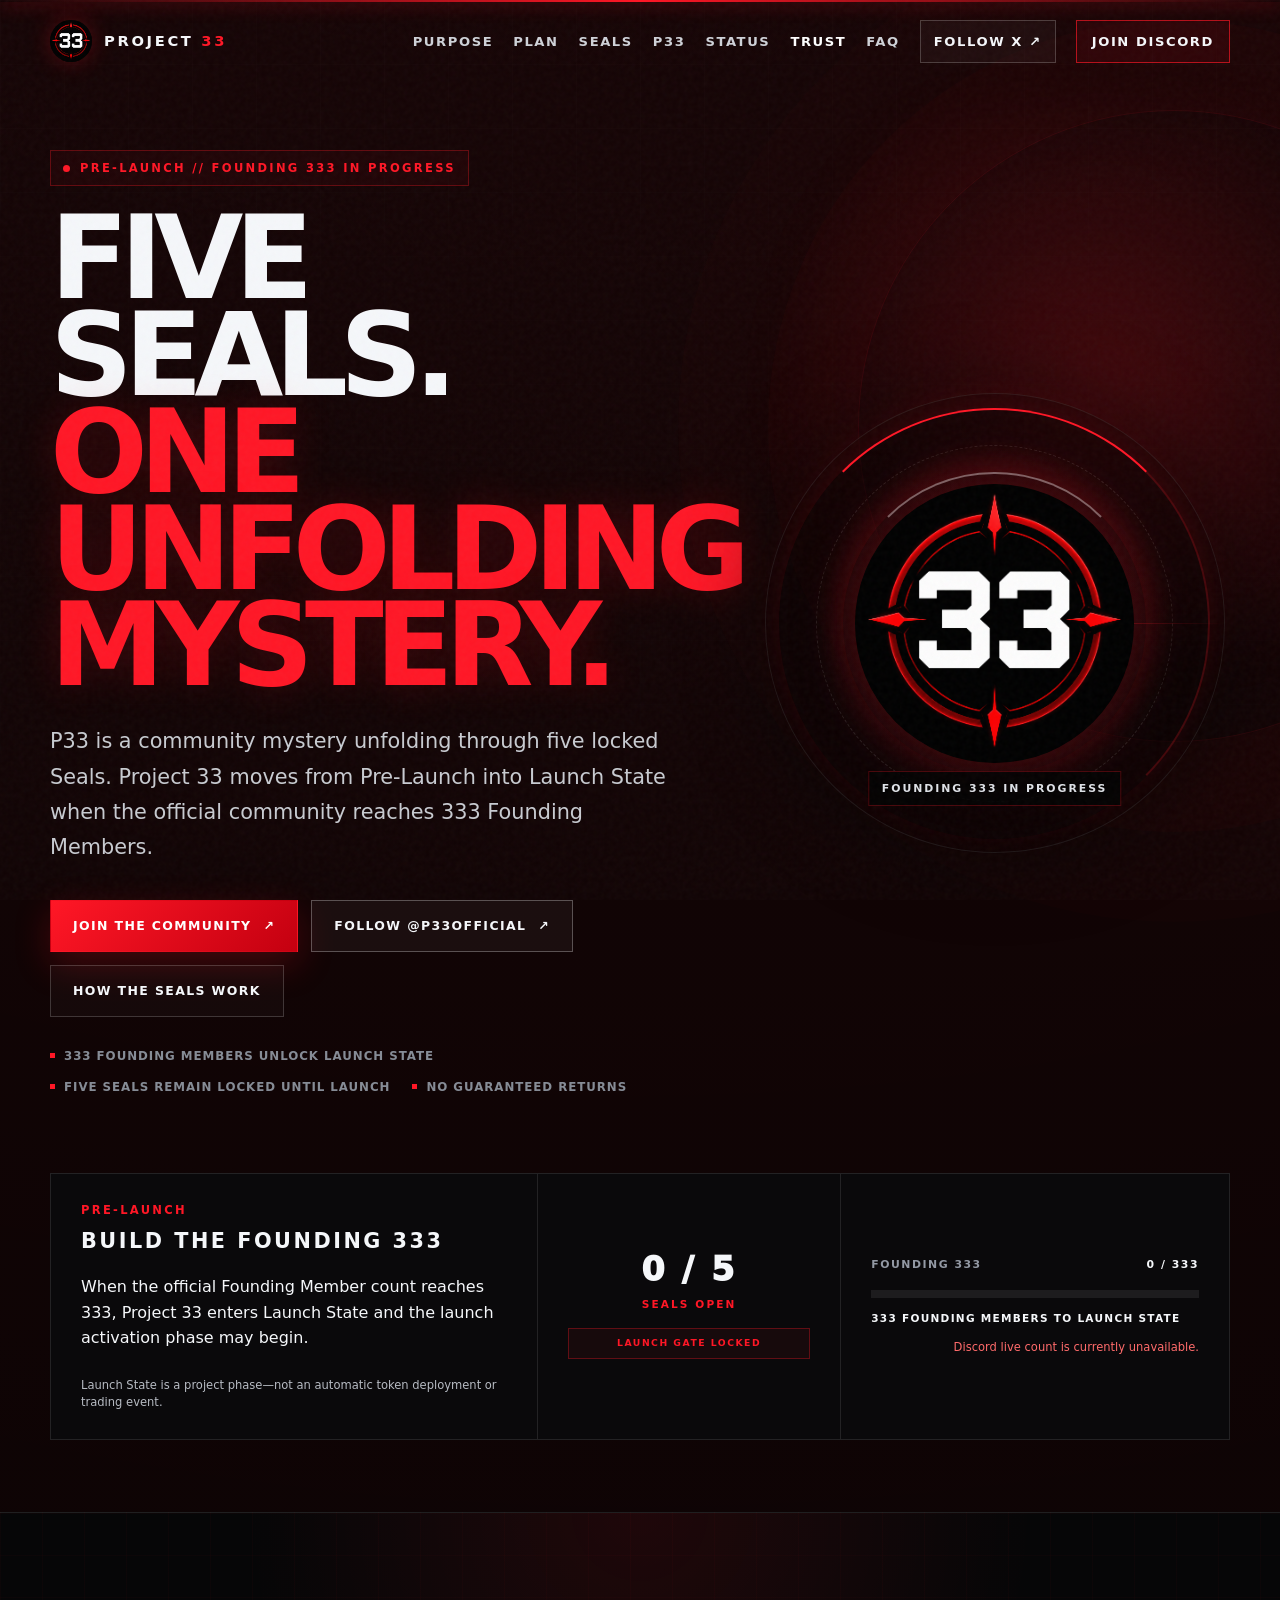
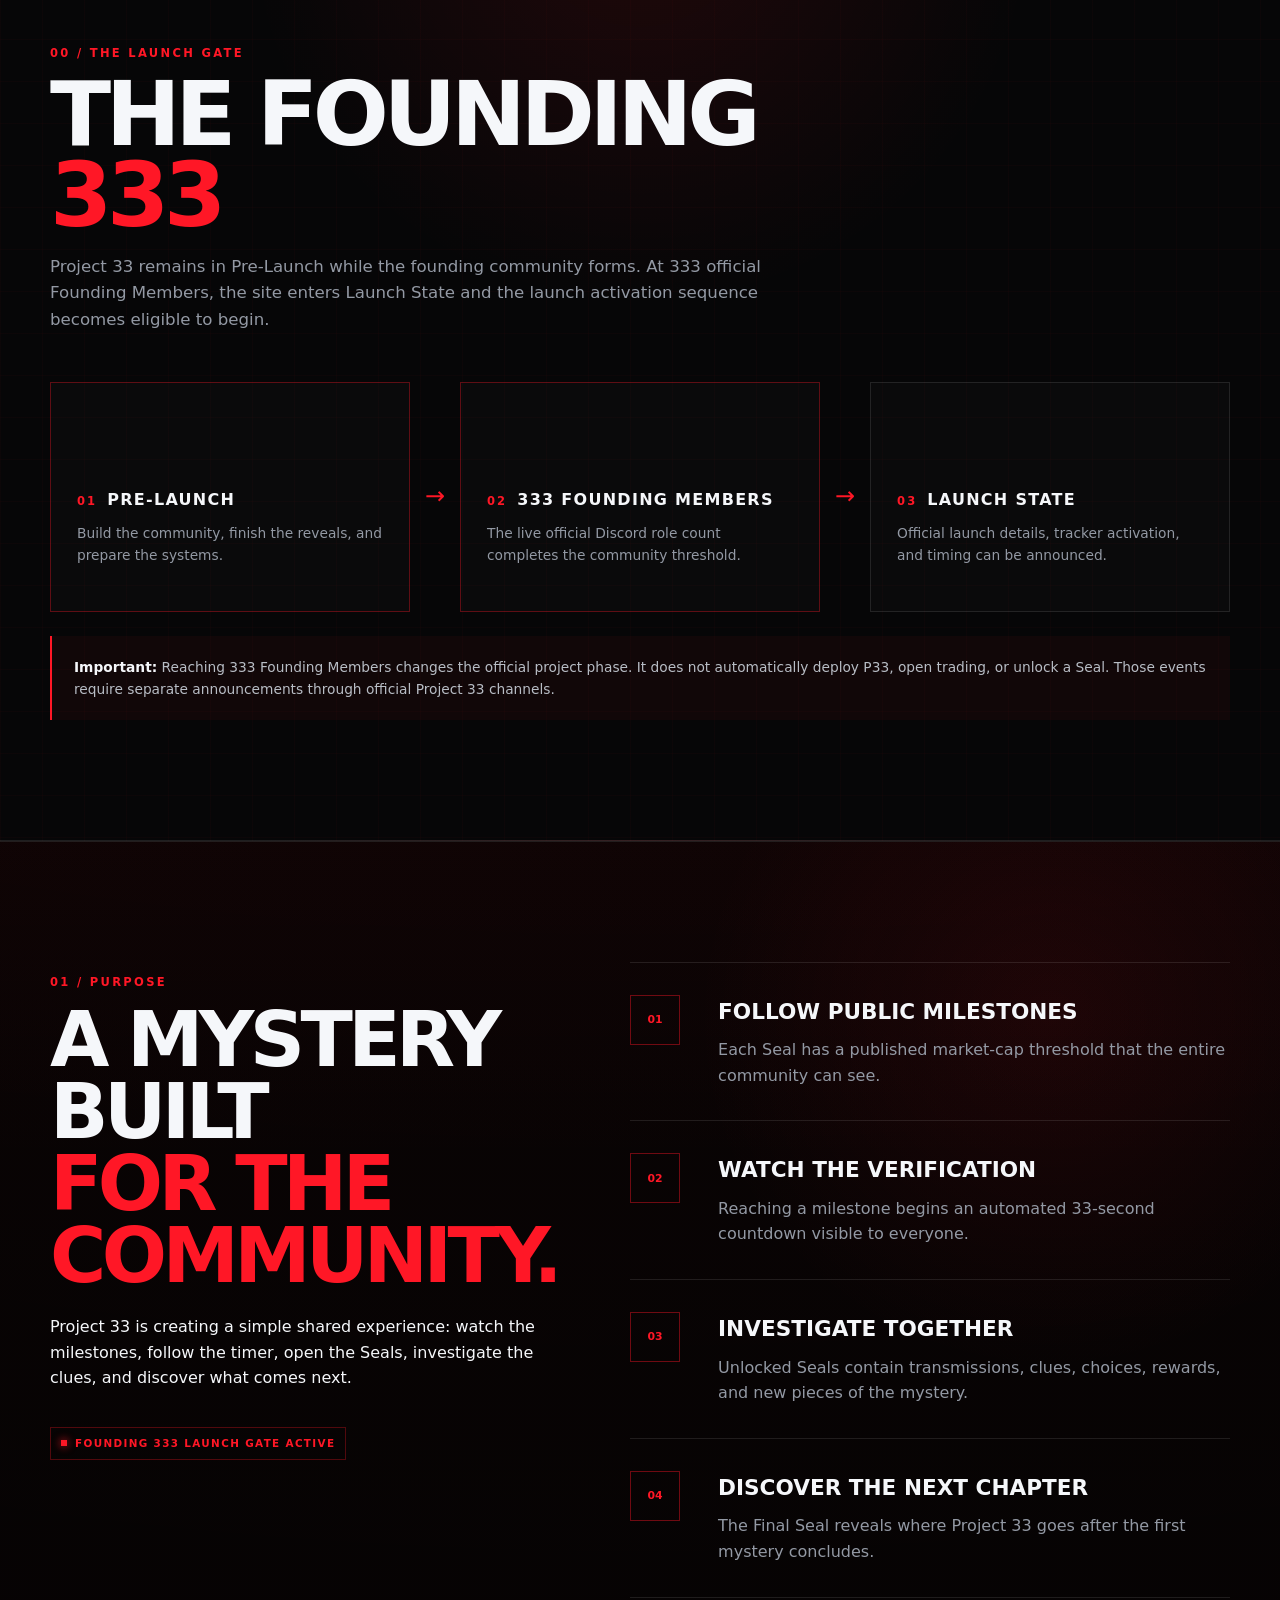
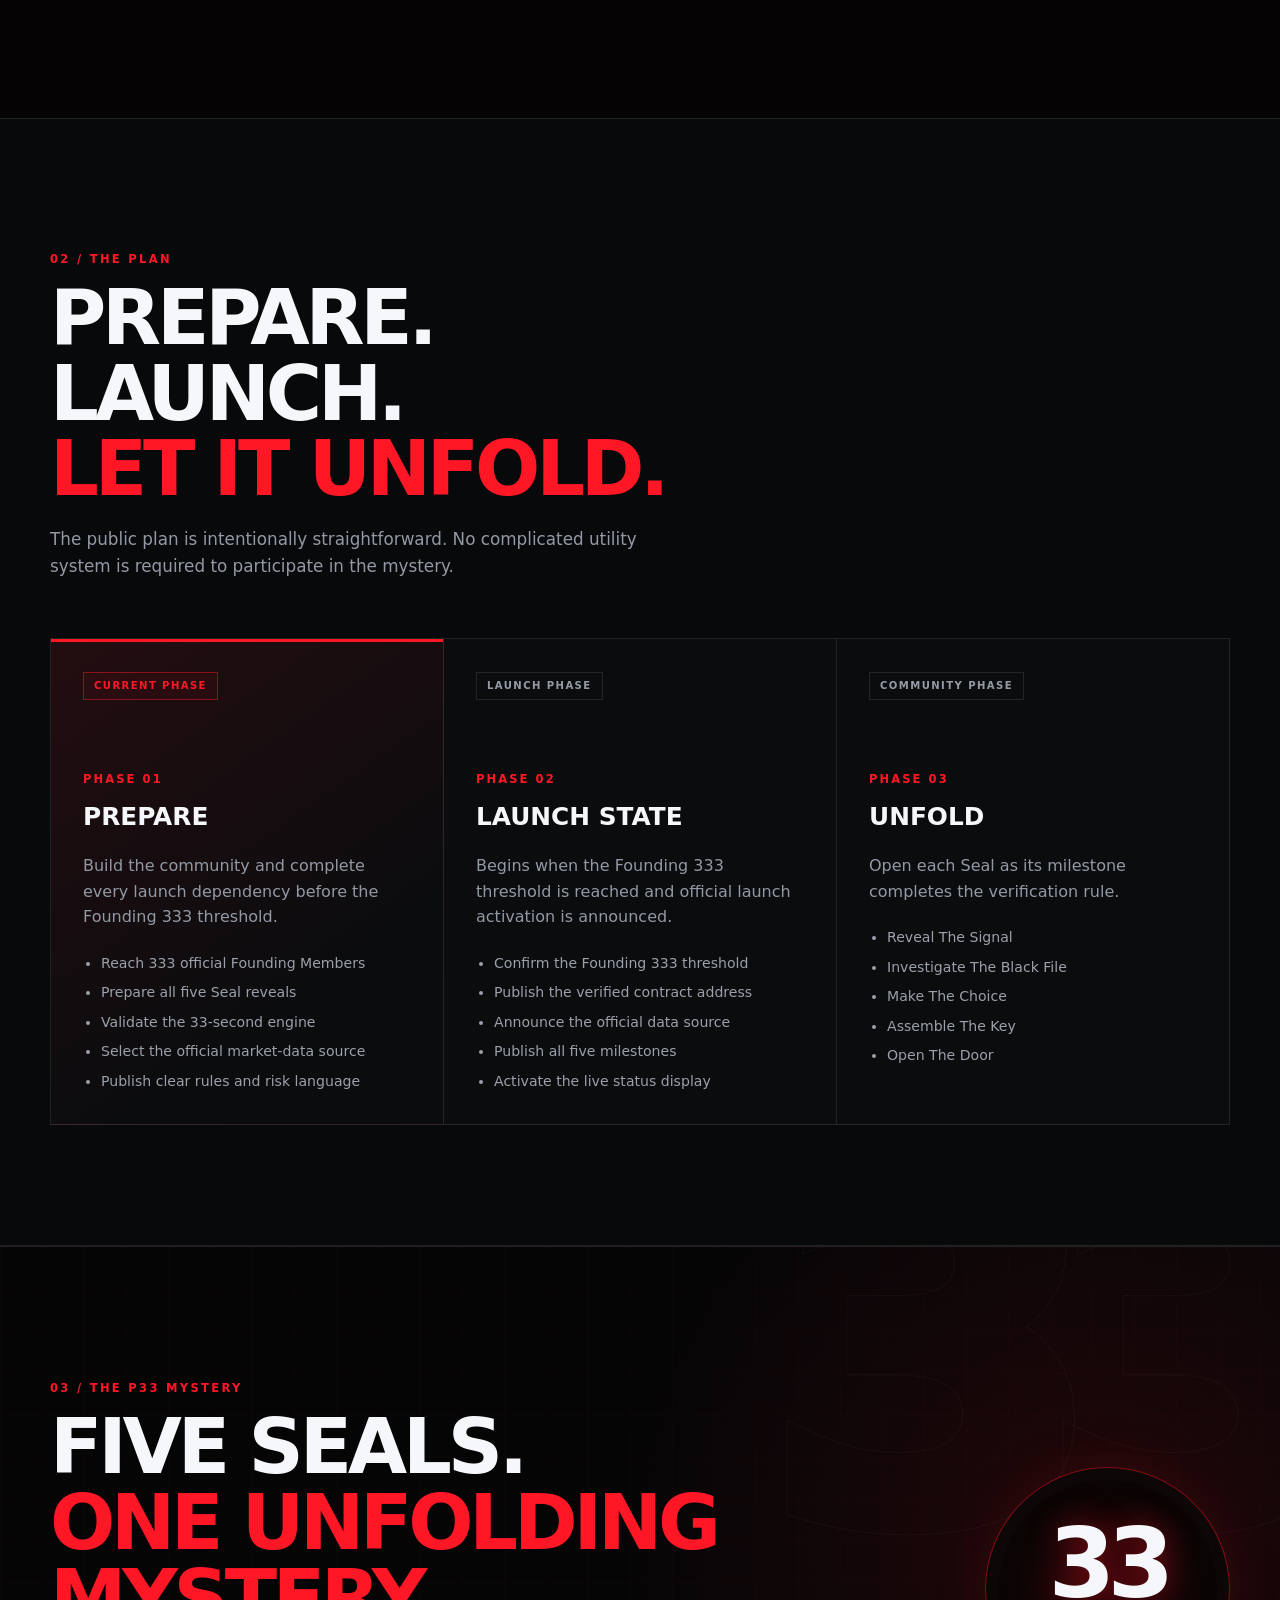
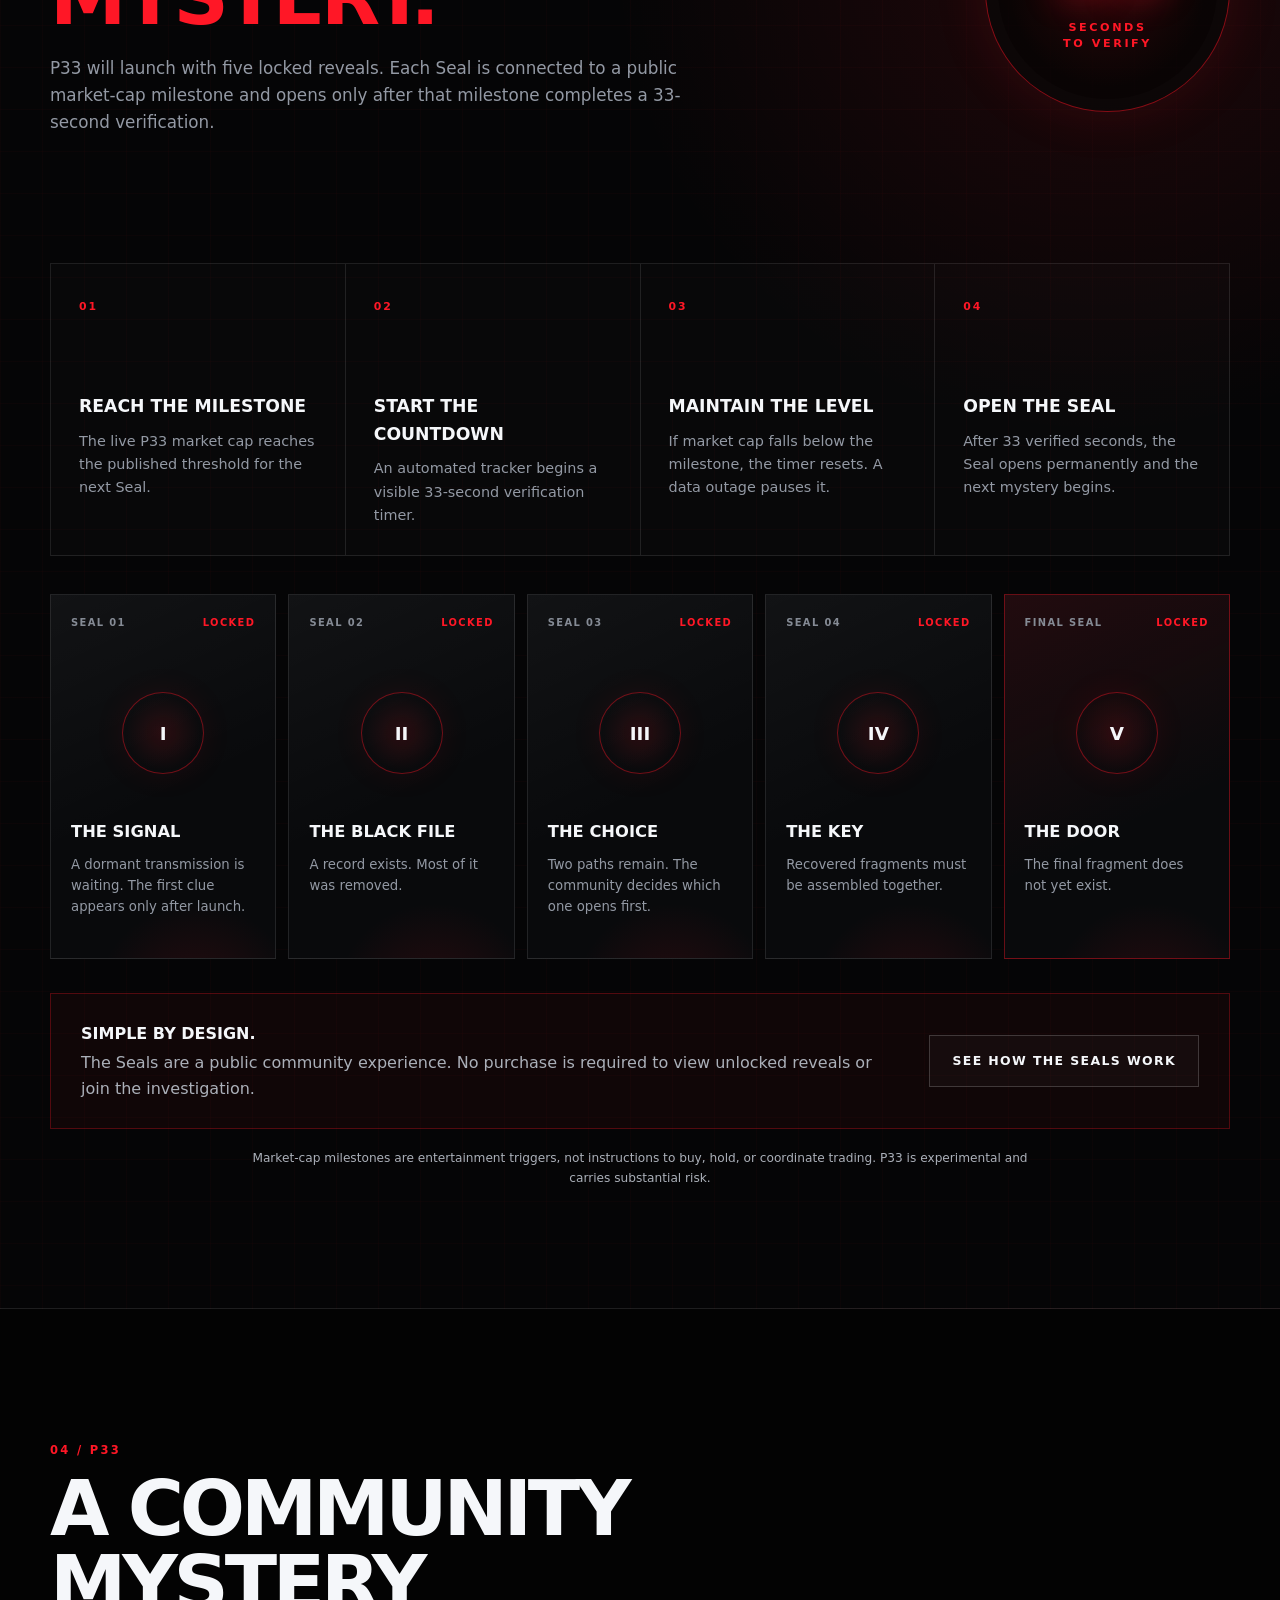
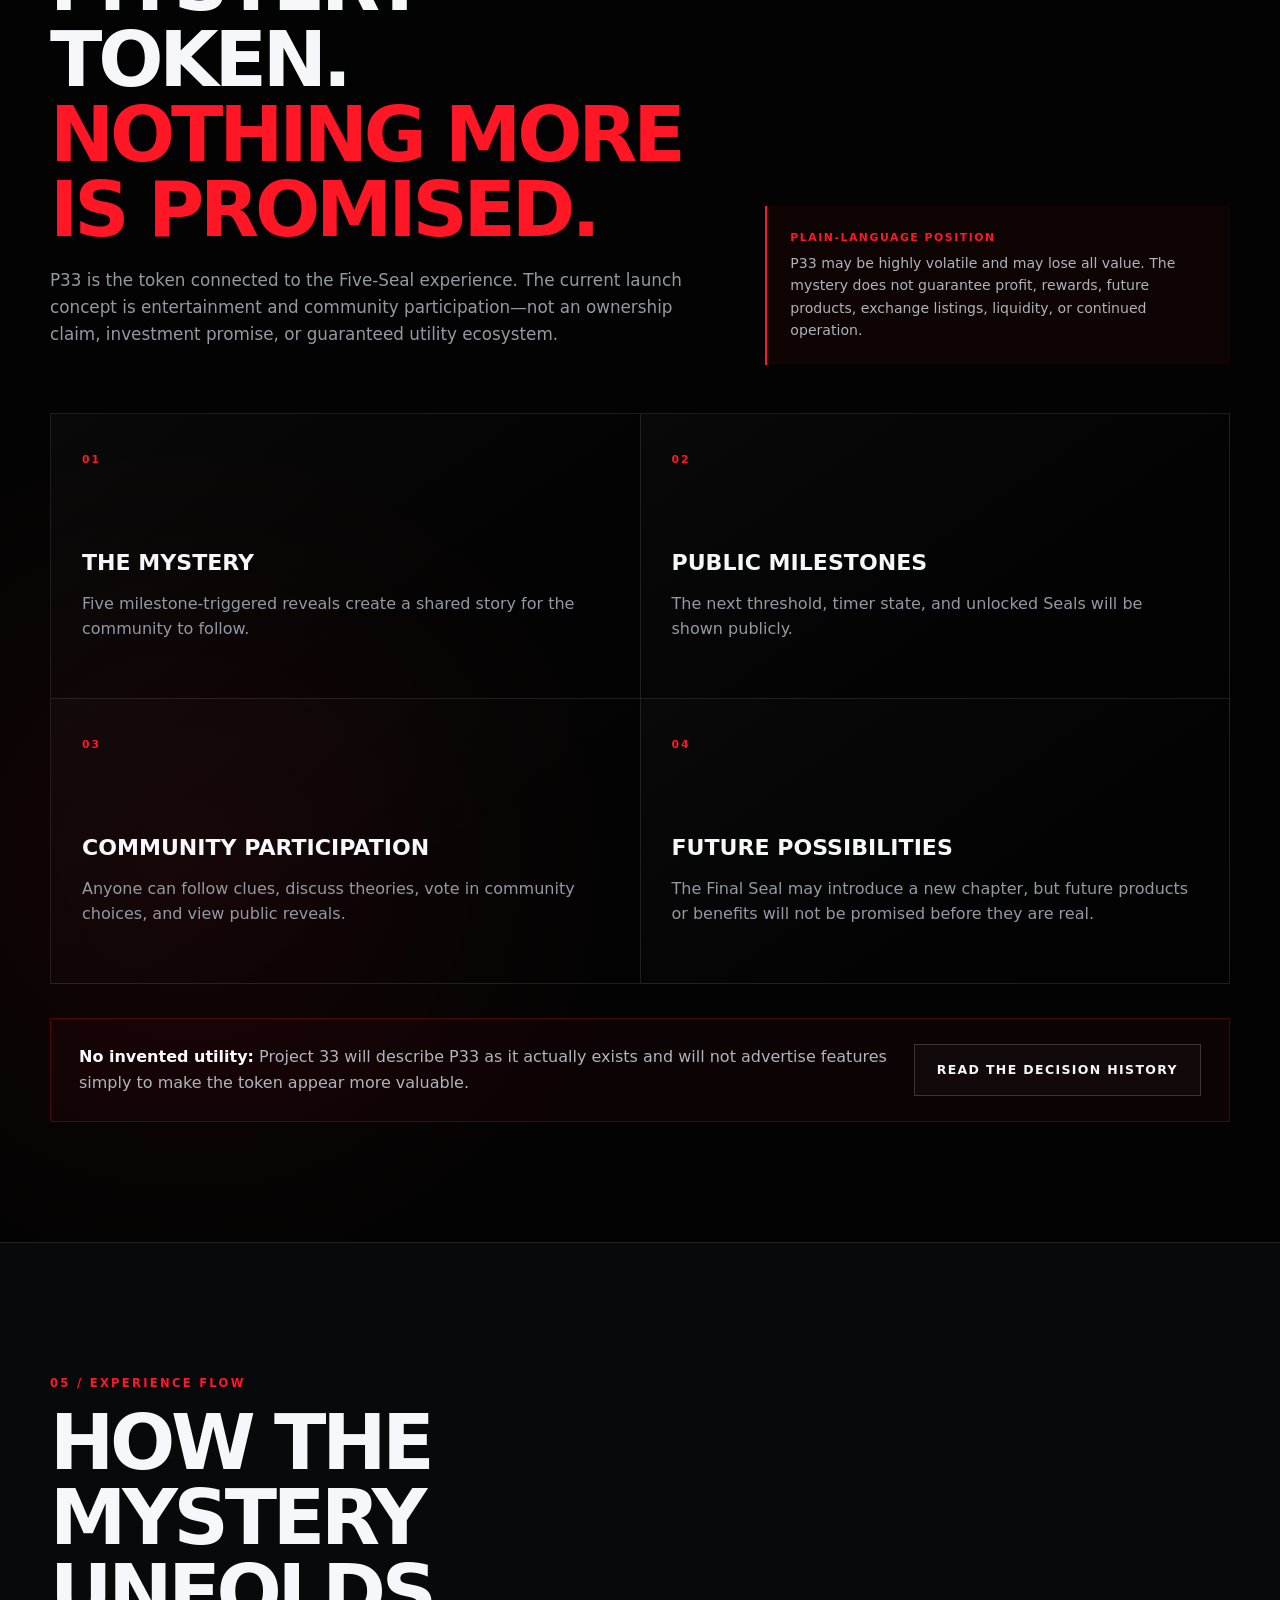
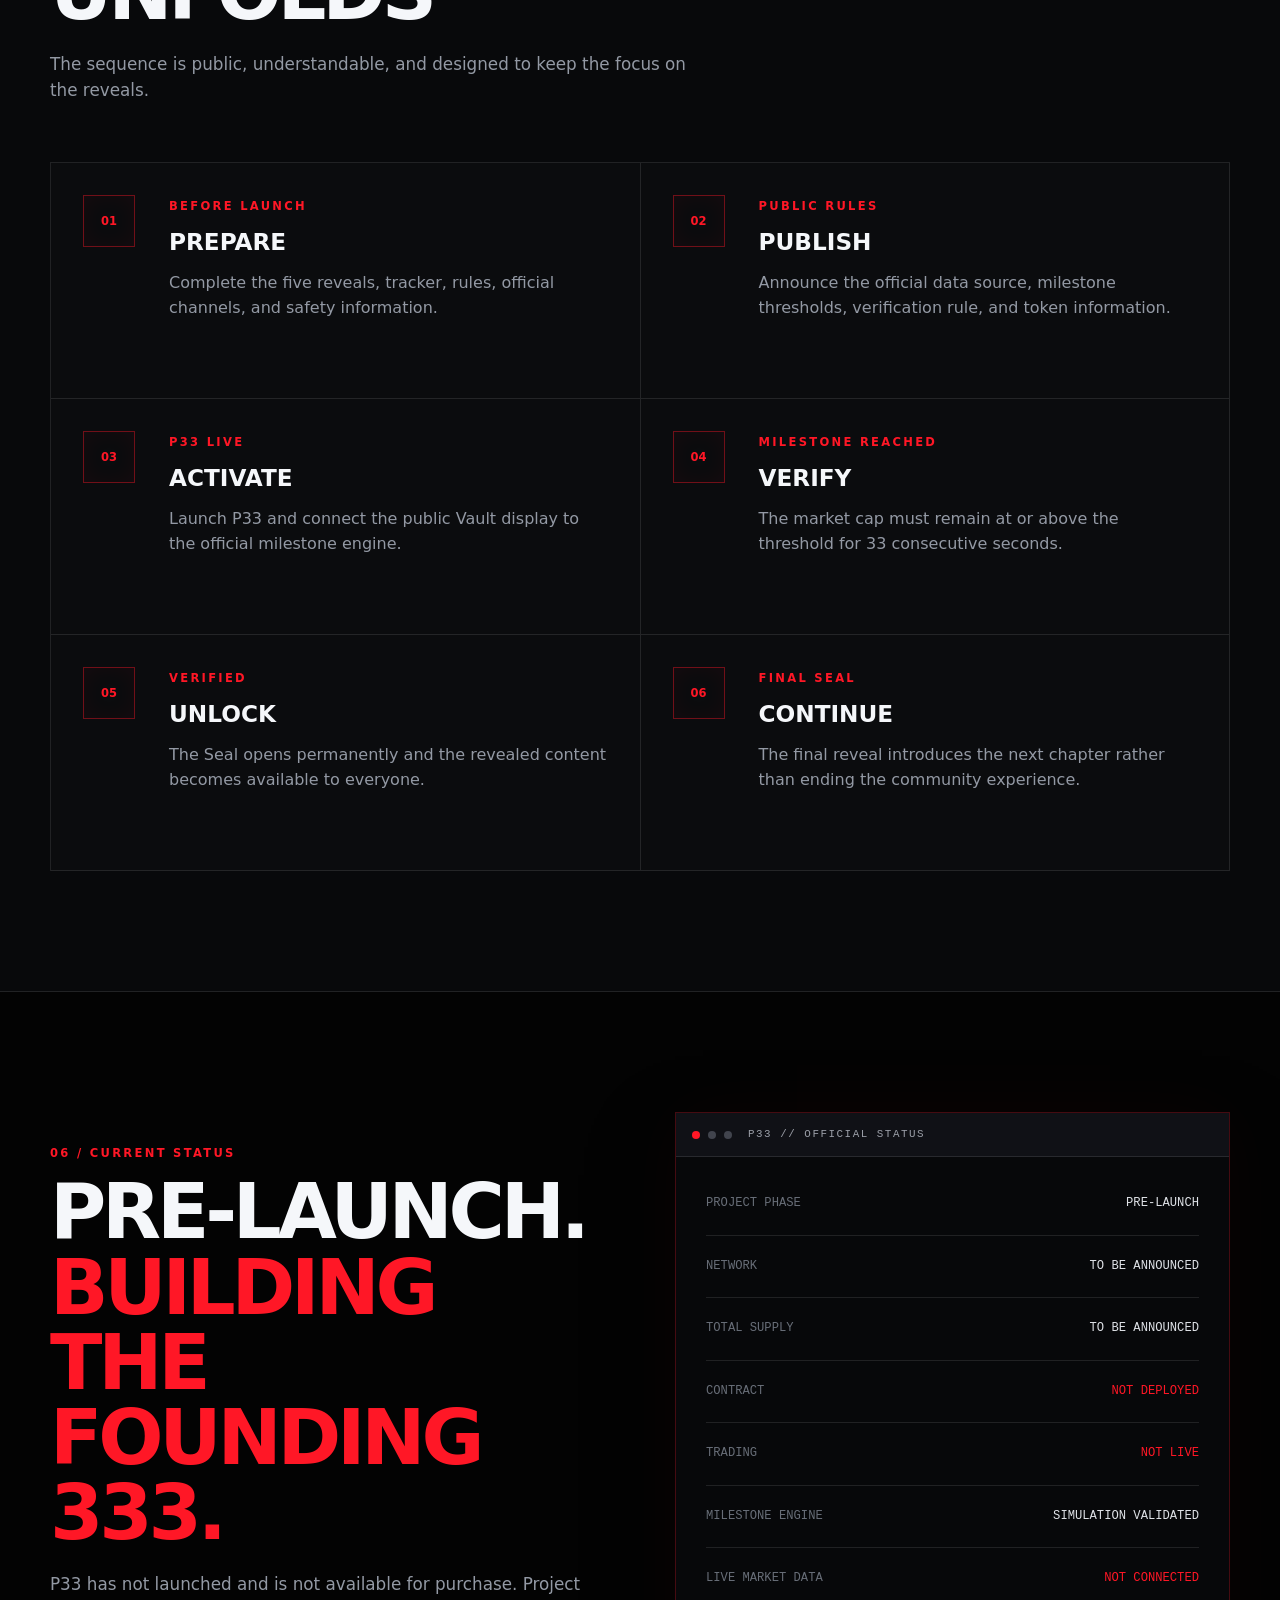
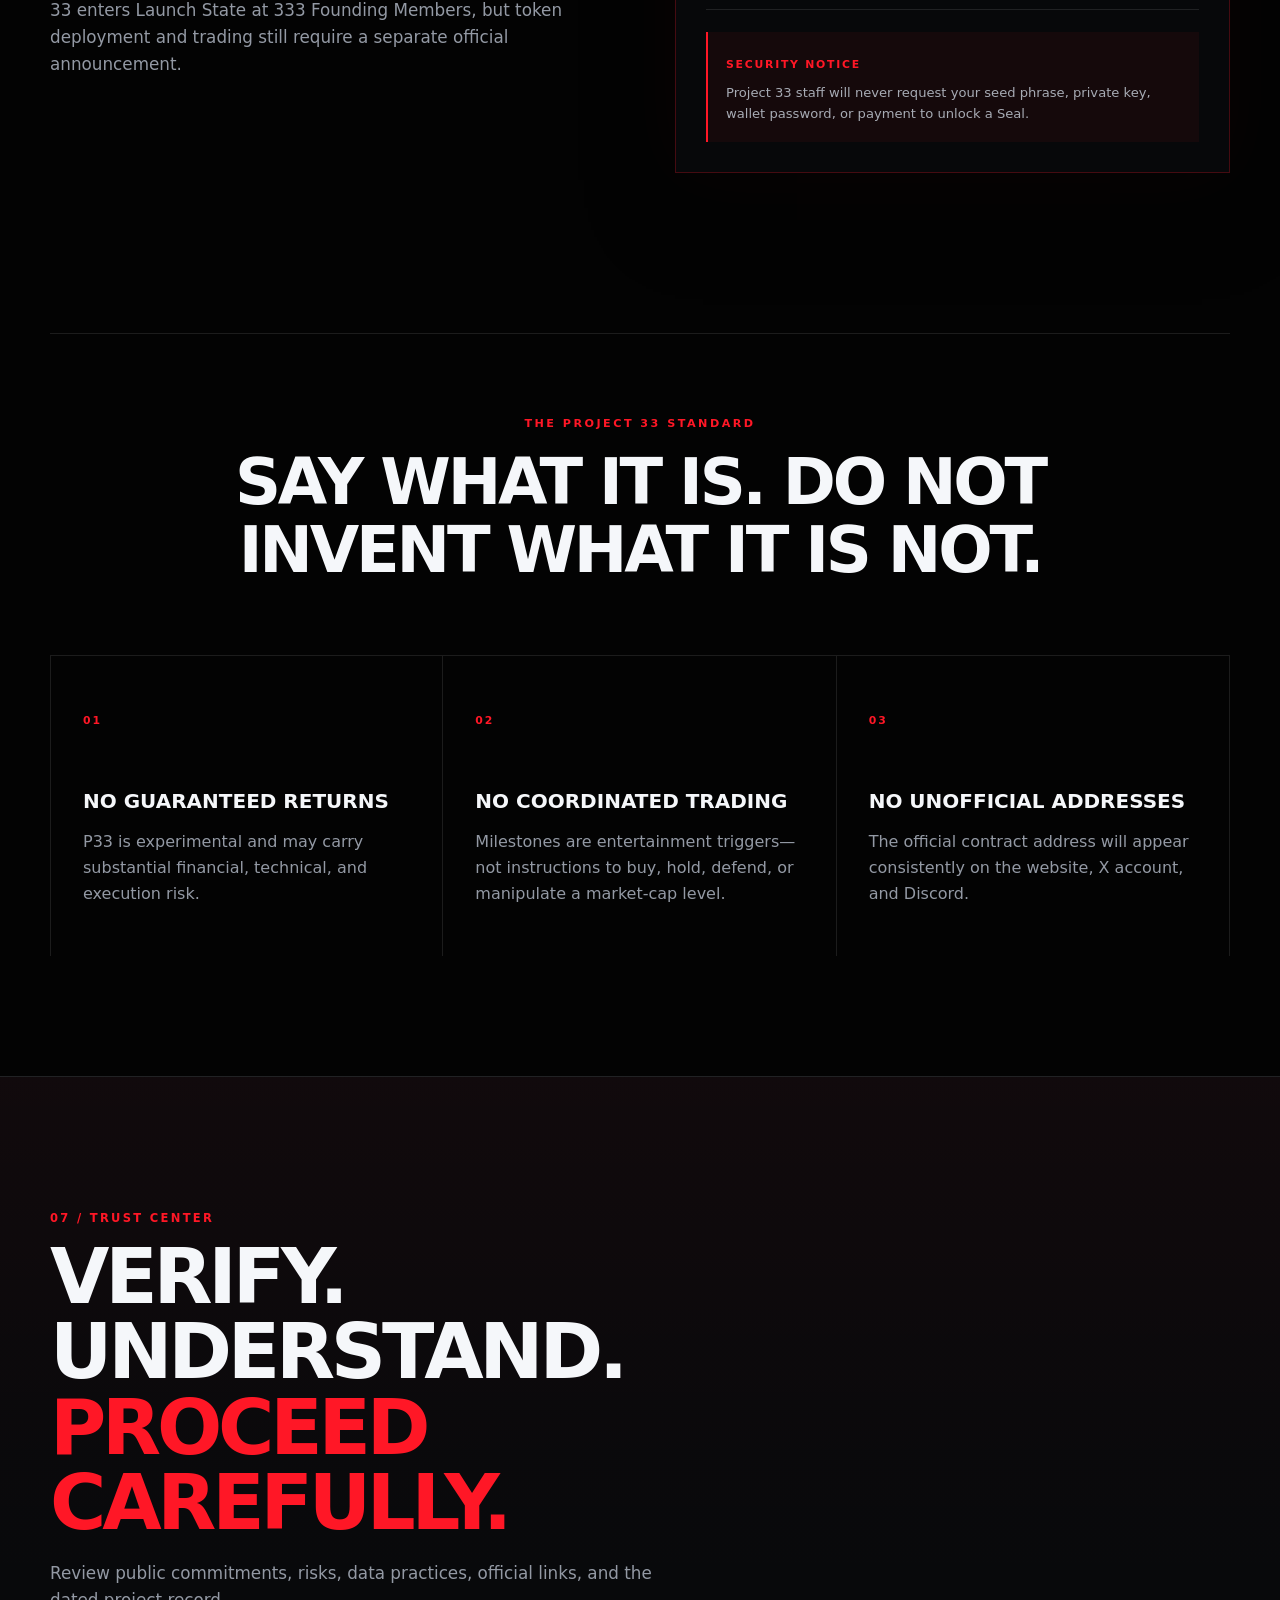
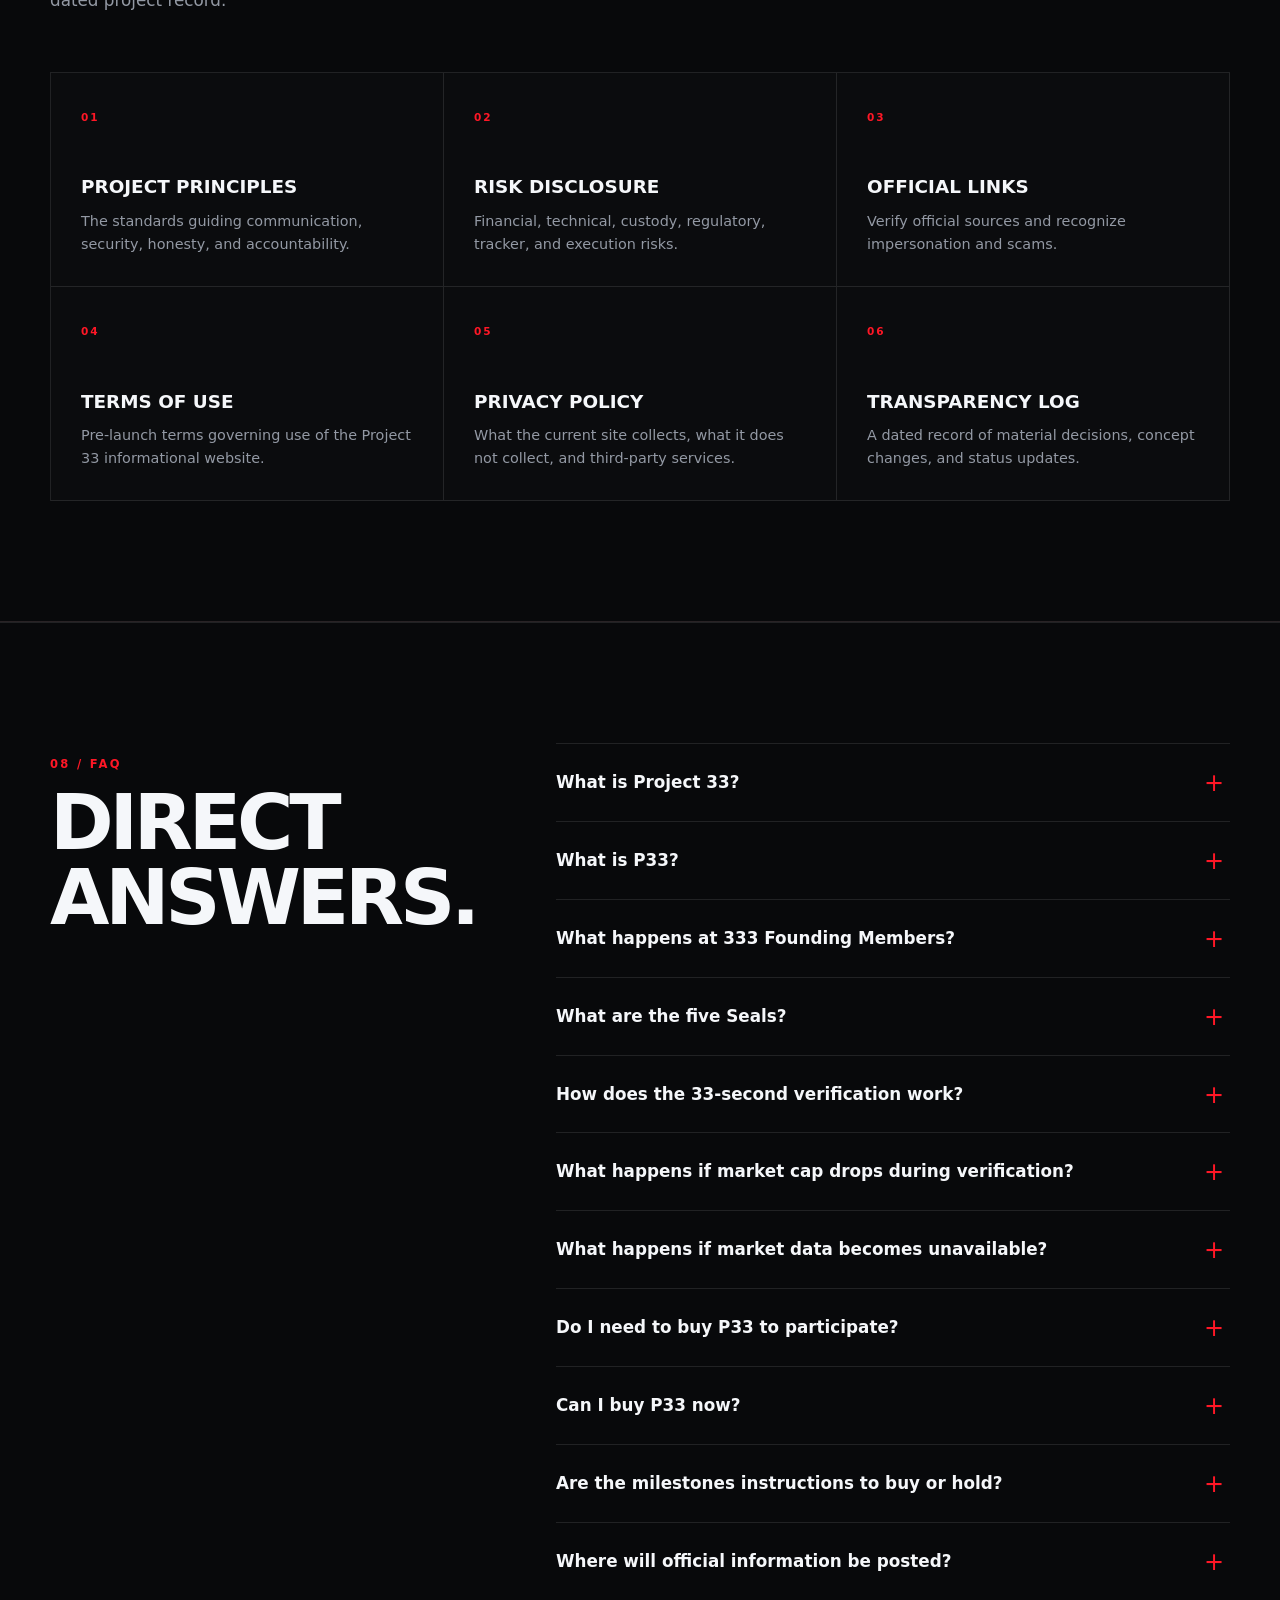
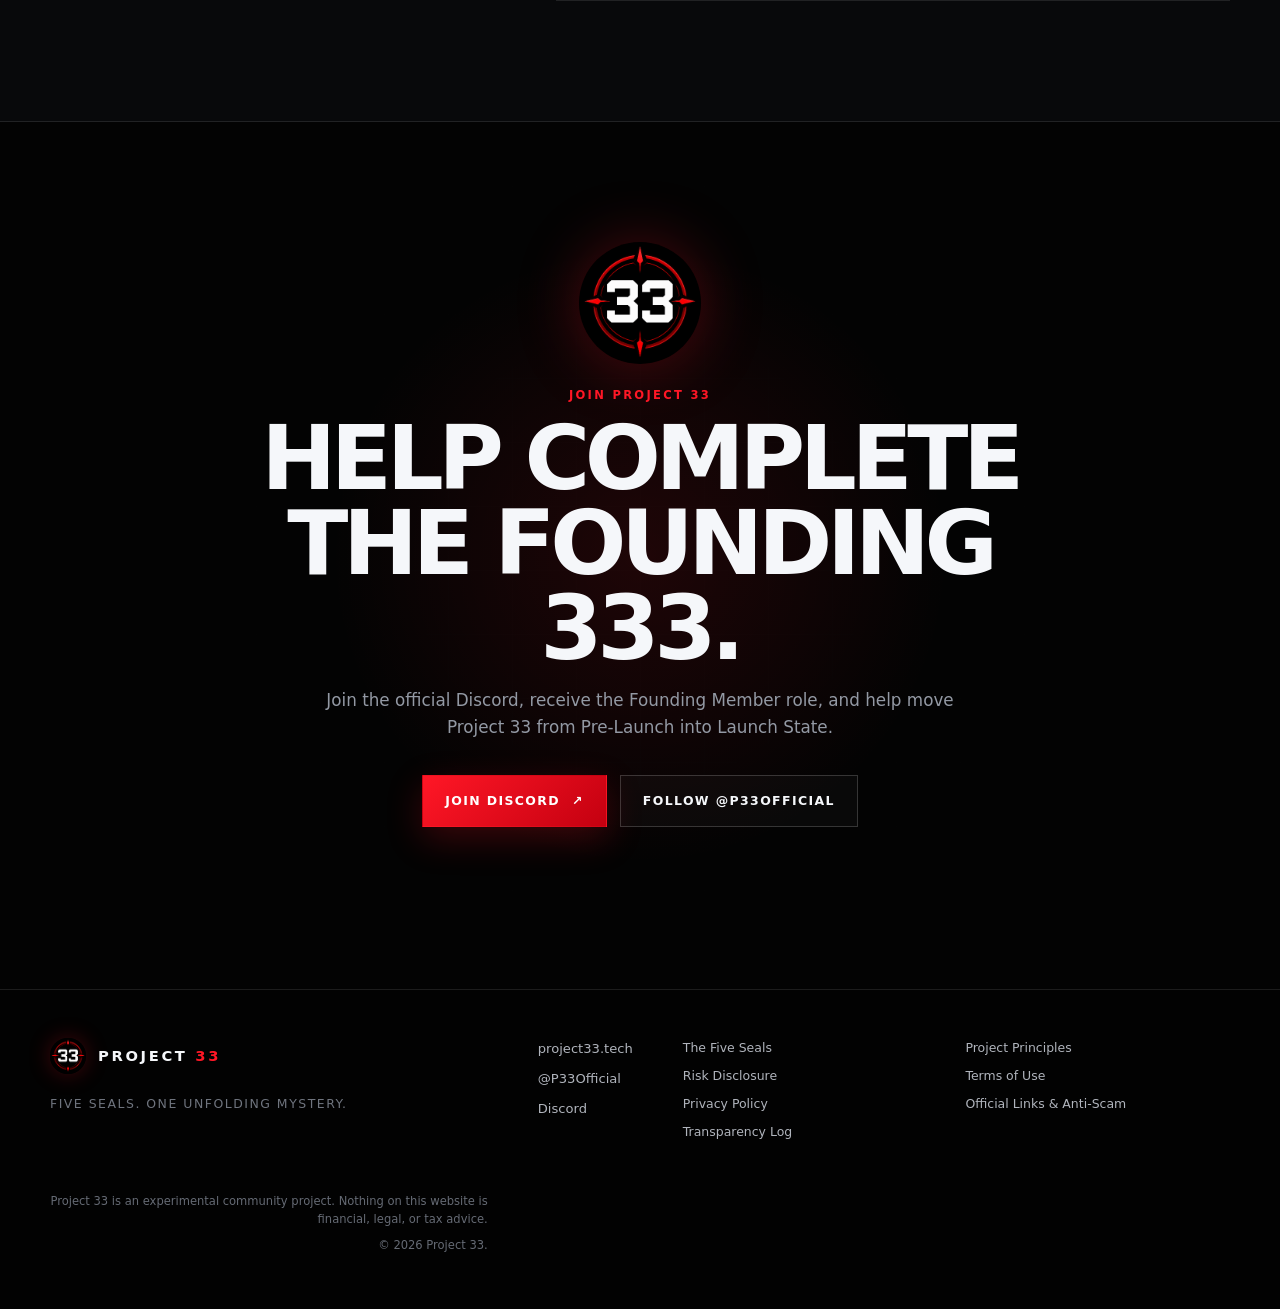
<file: index.html>
<!DOCTYPE html>

<html lang="en">
<head>
<meta charset="utf-8"/>
<meta content="width=device-width, initial-scale=1" name="viewport"/>
<meta content="#050505" name="theme-color"/>
<title>Project 33 — The Founding 333</title>
<meta content="Project 33 enters Launch State when the official community reaches 333 Founding Members. Five locked Seals await the P33 launch." name="description"/>
<meta content="Project 33 — The Founding 333" property="og:title"/>
<meta content="Reach 333 Founding Members. Enter Launch State. Then the Five-Seal mystery begins." property="og:description"/>
<meta content="website" property="og:type"/>
<meta content="https://project33.tech" property="og:url"/>
<link href="https://project33.tech/" rel="canonical"/>
<meta content="Project 33" property="og:site_name"/>
<meta content="https://project33.tech/assets/project33-social-card-v2.jpg" property="og:image"/>
<meta content="https://project33.tech/assets/project33-social-card-v2.jpg" property="og:image:secure_url"/>
<meta content="image/jpeg" property="og:image:type"/>
<meta content="1200" property="og:image:width"/>
<meta content="630" property="og:image:height"/>
<meta content="Project 33 — Five Seals. One Unfolding Mystery." property="og:image:alt"/>
<meta content="summary_large_image" name="twitter:card"/>
<meta content="@P33Official" name="twitter:site"/>
<meta content="Project 33 — The Founding 333" name="twitter:title"/>
<meta content="Reach 333 Founding Members. Enter Launch State. Five locked Seals await." name="twitter:description"/>
<meta content="https://project33.tech/assets/project33-social-card-v2.jpg" name="twitter:image"/>
<meta content="Project 33 — Five Seals. One Unfolding Mystery." name="twitter:image:alt"/>
<link href="assets/favicon-32.png" rel="icon"/>
<link href="assets/apple-touch-icon.png" rel="apple-touch-icon"/>
<link href="styles.css" rel="stylesheet"/>
<link href="trust.css" rel="stylesheet"/>
<link href="mission.css" rel="stylesheet"/>
<link href="seals.css" rel="stylesheet"/>
</head>
<body>
<a class="skip-link" href="#main">Skip to content</a>
<div aria-hidden="true" class="noise"></div>
<div aria-hidden="true" class="top-line"></div>
<header class="site-header">
<div class="container nav-wrap">
<a aria-label="Project 33 home" class="brand" href="#top">
<img alt="" src="assets/project33-logo.png"/>
<span>PROJECT <strong>33</strong></span>
</a>
<button aria-controls="site-nav" aria-expanded="false" class="menu-button" type="button">
<span></span><span></span><span></span>
<span class="sr-only">Open navigation</span>
</button>
<nav aria-label="Main navigation" class="site-nav" id="site-nav">
<a href="#mission">Purpose</a>
<a href="#missions">Plan</a>
<a href="#seals">Seals</a>
<a href="#p33">P33</a>
<a href="#token">Status</a>
<a class="trust-nav" href="#trust">Trust</a>
<a href="#faq">FAQ</a>
<a class="nav-social" data-x-link="" href="https://x.com/P33Official">Follow X <span aria-hidden="true">↗</span></a>
<a class="nav-cta" data-discord-link="" href="#community">Join Discord</a>
</nav>
</div>
</header>
<main id="main">
<section class="hero" id="top">
<div aria-hidden="true" class="hero-grid"></div>
<div aria-hidden="true" class="hero-glow"></div>
<div class="container hero-layout">
<div class="hero-copy reveal">
<div class="eyebrow"><span class="pulse-dot"></span>PRE-LAUNCH // FOUNDING 333 IN PROGRESS</div>
<h1><span>FIVE SEALS.</span><span class="accent">ONE UNFOLDING MYSTERY.</span></h1>
<p class="hero-intro">P33 is a community mystery unfolding through five locked Seals. Project 33 moves from Pre-Launch into Launch State when the official community reaches 333 Founding Members.</p>
<div class="hero-actions">
<a class="button button-primary" data-discord-link="" href="#community">Join the community <span aria-hidden="true">↗</span></a>
<a class="button button-secondary button-x" data-x-link="" href="https://x.com/P33Official">Follow @P33Official <span aria-hidden="true">↗</span></a>
<a class="button button-secondary" href="seals.html">How the Seals work</a>
</div>
<div aria-label="Project principles" class="trust-row">
<span>333 Founding Members unlock Launch State</span>
<span>Five Seals remain locked until launch</span>
<span>No guaranteed returns</span>
</div>
</div>
<div class="hero-visual reveal delay-1">
<div class="orbital-card">
<div class="orbit orbit-one"></div><div class="orbit orbit-two"></div><div class="radar-line"></div>
<img alt="Project 33 logo" src="assets/project33-logo.png"/>
<div class="status-chip" data-launch-chip=""><span></span>FOUNDING 333 IN PROGRESS</div>
</div>
</div>
</div>
<div class="container status-panel reveal delay-2"><div class="status-main"><p class="label" data-launch-phase="">PRE-LAUNCH</p><h2 data-launch-heading="">BUILD THE FOUNDING 333</h2><p data-launch-message="">When the official Founding Member count reaches 333, Project 33 enters Launch State and the launch activation phase may begin.</p><p class="launch-state-note">Launch State is a project phase—not an automatic token deployment or trading event.</p></div><div aria-label="Current Seal status" class="countdown"><div class="countdown-value">0 / 5</div><div class="countdown-label">SEALS OPEN</div><div class="launch-gate-badge" data-launch-state-badge="">LAUNCH GATE LOCKED</div></div><div class="member-progress"><div class="progress-header"><span>FOUNDING 333</span><strong><span data-member-count="" id="member-count">0</span> / <span data-member-goal="" id="member-goal">333</span></strong></div><div aria-label="Founding community progress" aria-valuemax="333" aria-valuemin="0" aria-valuenow="0" class="progress-track" data-progress-track="" role="progressbar"><div class="progress-fill" data-progress-fill="" id="progress-fill"></div></div><p aria-live="polite" class="members-remaining" data-members-remaining="">333 FOUNDING MEMBERS TO LAUNCH STATE</p><p aria-live="polite" class="member-counter-status" data-member-counter-status="" id="member-counter-status">Checking the official Project 33 Discord…</p></div></div>
</section><section class="section launch-gate-section" id="founding-333">
<div class="container">
<div class="launch-gate-heading reveal">
<p class="section-number">00 / THE LAUNCH GATE</p>
<h2>THE FOUNDING <span>333</span></h2>
<p>Project 33 remains in Pre-Launch while the founding community forms. At 333 official Founding Members, the site enters Launch State and the launch activation sequence becomes eligible to begin.</p>
</div>
<div aria-label="Project 33 launch gate sequence" class="launch-gate-flow reveal delay-1">
<article class="launch-gate-node current"><div class="launch-gate-label"><span>01</span> <strong>PRE-LAUNCH</strong></div><p>Build the community, finish the reveals, and prepare the systems.</p></article>
<div aria-hidden="true" class="launch-gate-arrow">→</div>
<article class="launch-gate-node threshold"><div class="launch-gate-label"><span>02</span> <strong>333 FOUNDING MEMBERS</strong></div><p>The live official Discord role count completes the community threshold.</p></article>
<div aria-hidden="true" class="launch-gate-arrow">→</div>
<article class="launch-gate-node"><div class="launch-gate-label"><span>03</span> <strong>LAUNCH STATE</strong></div><p>Official launch details, tracker activation, and timing can be announced.</p></article>
</div>
<div class="launch-gate-clarifier reveal delay-2"><strong>Important:</strong> Reaching 333 Founding Members changes the official project phase. It does not automatically deploy P33, open trading, or unlock a Seal. Those events require separate announcements through official Project 33 channels.</div>
</div>
</section>
<section class="section section-build-lab" id="mission">
<div class="container build-lab-layout">
<div class="build-lab-statement reveal">
<p class="section-number">01 / PURPOSE</p>
<h2>A mystery built<br/><span>for the community.</span></h2>
<p>Project 33 is creating a simple shared experience: watch the milestones, follow the timer, open the Seals, investigate the clues, and discover what comes next.</p>
<div class="purpose-badge">FOUNDING 333 LAUNCH GATE ACTIVE</div>
</div>
<div class="build-pillars">
<article class="build-pillar reveal"><span>01</span><div><h3>Follow public milestones</h3><p>Each Seal has a published market-cap threshold that the entire community can see.</p></div></article>
<article class="build-pillar reveal delay-1"><span>02</span><div><h3>Watch the verification</h3><p>Reaching a milestone begins an automated 33-second countdown visible to everyone.</p></div></article>
<article class="build-pillar reveal delay-2"><span>03</span><div><h3>Investigate together</h3><p>Unlocked Seals contain transmissions, clues, choices, rewards, and new pieces of the mystery.</p></div></article>
<article class="build-pillar reveal"><span>04</span><div><h3>Discover the next chapter</h3><p>The Final Seal reveals where Project 33 goes after the first mystery concludes.</p></div></article>
</div>
</div>
</section>
<section class="section section-mission-system" id="missions">
<div class="container">
<div class="section-heading compact reveal">
<p class="section-number">02 / THE PLAN</p>
<h2>Prepare. Launch.<br/><span>Let it unfold.</span></h2>
<p>The public plan is intentionally straightforward. No complicated utility system is required to participate in the mystery.</p>
</div>
<div class="mission-system-grid">
<article class="mission-phase current reveal">
<span class="phase-status">Current phase</span><span class="phase-number">PHASE 01</span><h3>Prepare</h3>
<p>Build the community and complete every launch dependency before the Founding 333 threshold.</p>
<ul><li>Reach 333 official Founding Members</li><li>Prepare all five Seal reveals</li><li>Validate the 33-second engine</li><li>Select the official market-data source</li><li>Publish clear rules and risk language</li></ul>
</article>
<article class="mission-phase reveal delay-1">
<span class="phase-status">Launch phase</span><span class="phase-number">PHASE 02</span><h3>Launch State</h3>
<p>Begins when the Founding 333 threshold is reached and official launch activation is announced.</p>
<ul><li>Confirm the Founding 333 threshold</li><li>Publish the verified contract address</li><li>Announce the official data source</li><li>Publish all five milestones</li><li>Activate the live status display</li></ul>
</article>
<article class="mission-phase reveal delay-2">
<span class="phase-status">Community phase</span><span class="phase-number">PHASE 03</span><h3>Unfold</h3>
<p>Open each Seal as its milestone completes the verification rule.</p>
<ul><li>Reveal The Signal</li><li>Investigate The Black File</li><li>Make The Choice</li><li>Assemble The Key</li><li>Open The Door</li></ul>
</article>
</div>
</div>
</section>
<section class="section section-seals" id="seals">
<div class="container">
<div class="seals-heading-row">
<div class="section-heading compact reveal">
<p class="section-number">03 / THE P33 MYSTERY</p>
<h2>Five seals.<br/><span>One unfolding mystery.</span></h2>
<p>P33 will launch with five locked reveals. Each Seal is connected to a public market-cap milestone and opens only after that milestone completes a 33-second verification.</p>
</div>
<div aria-label="33-second verification rule" class="verification-emblem reveal delay-1"><strong>33</strong><span>SECONDS<br/>TO VERIFY</span></div>
</div>
<div aria-label="How a seal unlocks" class="unlock-flow">
<article class="unlock-step reveal"><span>01</span><h3>Reach the milestone</h3><p>The live P33 market cap reaches the published threshold for the next Seal.</p></article>
<article class="unlock-step reveal delay-1"><span>02</span><h3>Start the countdown</h3><p>An automated tracker begins a visible 33-second verification timer.</p></article>
<article class="unlock-step reveal delay-2"><span>03</span><h3>Maintain the level</h3><p>If market cap falls below the milestone, the timer resets. A data outage pauses it.</p></article>
<article class="unlock-step reveal"><span>04</span><h3>Open the Seal</h3><p>After 33 verified seconds, the Seal opens permanently and the next mystery begins.</p></article>
</div>
<div class="seal-deck">
<article class="seal-card reveal"><div class="seal-card-top"><span>SEAL 01</span><span class="seal-status">LOCKED</span></div><div class="seal-glyph">I</div><h3>The Signal</h3><p>A dormant transmission is waiting. The first clue appears only after launch.</p></article>
<article class="seal-card reveal delay-1"><div class="seal-card-top"><span>SEAL 02</span><span class="seal-status">LOCKED</span></div><div class="seal-glyph">II</div><h3>The Black File</h3><p>A record exists. Most of it was removed.</p></article>
<article class="seal-card reveal delay-2"><div class="seal-card-top"><span>SEAL 03</span><span class="seal-status">LOCKED</span></div><div class="seal-glyph">III</div><h3>The Choice</h3><p>Two paths remain. The community decides which one opens first.</p></article>
<article class="seal-card reveal"><div class="seal-card-top"><span>SEAL 04</span><span class="seal-status">LOCKED</span></div><div class="seal-glyph">IV</div><h3>The Key</h3><p>Recovered fragments must be assembled together.</p></article>
<article class="seal-card seal-card-final reveal delay-1"><div class="seal-card-top"><span>FINAL SEAL</span><span class="seal-status">LOCKED</span></div><div class="seal-glyph">V</div><h3>The Door</h3><p>The final fragment does not yet exist.</p></article>
</div>
<div class="seals-bottom reveal"><div><strong>Simple by design.</strong><p>The Seals are a public community experience. No purchase is required to view unlocked reveals or join the investigation.</p></div><a class="button button-secondary" href="seals.html">See how the Seals work</a></div>
<p class="seals-market-note reveal">Market-cap milestones are entertainment triggers, not instructions to buy, hold, or coordinate trading. P33 is experimental and carries substantial risk.</p>
</div>
</section>
<section class="section section-utility" id="p33">
<div class="container">
<div class="utility-intro">
<div class="section-heading reveal">
<p class="section-number">04 / P33</p>
<h2>A community mystery token.<br/><span>Nothing more is promised.</span></h2>
<p>P33 is the token connected to the Five-Seal experience. The current launch concept is entertainment and community participation—not an ownership claim, investment promise, or guaranteed utility ecosystem.</p>
</div>
<div class="utility-working-model reveal delay-1"><strong>Plain-language position</strong>P33 may be highly volatile and may lose all value. The mystery does not guarantee profit, rewards, future products, exchange listings, liquidity, or continued operation.</div>
</div>
<div class="utility-grid">
<article class="utility-card reveal"><span class="utility-number">01</span><h3>The Mystery</h3><p>Five milestone-triggered reveals create a shared story for the community to follow.</p></article>
<article class="utility-card reveal delay-1"><span class="utility-number">02</span><h3>Public Milestones</h3><p>The next threshold, timer state, and unlocked Seals will be shown publicly.</p></article>
<article class="utility-card reveal"><span class="utility-number">03</span><h3>Community Participation</h3><p>Anyone can follow clues, discuss theories, vote in community choices, and view public reveals.</p></article>
<article class="utility-card reveal delay-1"><span class="utility-number">04</span><h3>Future Possibilities</h3><p>The Final Seal may introduce a new chapter, but future products or benefits will not be promised before they are real.</p></article>
</div>
<div class="utility-bottom reveal"><p><strong>No invented utility:</strong> Project 33 will describe P33 as it actually exists and will not advertise features simply to make the token appear more valuable.</p><a class="button button-secondary" href="transparency.html">Read the decision history</a></div>
</div>
</section>
<section class="section section-protocol" id="protocol">
<div class="container">
<div class="section-heading compact reveal"><p class="section-number">05 / EXPERIENCE FLOW</p><h2>How the mystery unfolds</h2><p>The sequence is public, understandable, and designed to keep the focus on the reveals.</p></div>
<div class="timeline">
<article class="timeline-item reveal"><div class="timeline-marker">01</div><div><p class="timeline-days">BEFORE LAUNCH</p><h3>Prepare</h3><p>Complete the five reveals, tracker, rules, official channels, and safety information.</p></div></article>
<article class="timeline-item reveal"><div class="timeline-marker">02</div><div><p class="timeline-days">PUBLIC RULES</p><h3>Publish</h3><p>Announce the official data source, milestone thresholds, verification rule, and token information.</p></div></article>
<article class="timeline-item reveal"><div class="timeline-marker">03</div><div><p class="timeline-days">P33 LIVE</p><h3>Activate</h3><p>Launch P33 and connect the public Vault display to the official milestone engine.</p></div></article>
<article class="timeline-item reveal"><div class="timeline-marker">04</div><div><p class="timeline-days">MILESTONE REACHED</p><h3>Verify</h3><p>The market cap must remain at or above the threshold for 33 consecutive seconds.</p></div></article>
<article class="timeline-item reveal"><div class="timeline-marker">05</div><div><p class="timeline-days">VERIFIED</p><h3>Unlock</h3><p>The Seal opens permanently and the revealed content becomes available to everyone.</p></div></article>
<article class="timeline-item reveal"><div class="timeline-marker">06</div><div><p class="timeline-days">FINAL SEAL</p><h3>Continue</h3><p>The final reveal introduces the next chapter rather than ending the community experience.</p></div></article>
</div>
</div>
</section>
<section class="section section-token" id="token">
<div class="container token-layout">
<div class="section-heading reveal">
<p class="section-number">06 / CURRENT STATUS</p>
<h2>Pre-launch.<br/><span data-launch-status-heading="">Building the Founding 333.</span></h2>
<p data-launch-status-message="">P33 has not launched and is not available for purchase. Project 33 enters Launch State at 333 Founding Members, but token deployment and trading still require a separate official announcement.</p>
</div>
<div class="token-terminal reveal delay-1">
<div class="terminal-bar"><span></span><span></span><span></span><p>P33 // OFFICIAL STATUS</p></div>
<dl>
<div><dt>PROJECT PHASE</dt><dd data-launch-phase="">PRE-LAUNCH</dd></div><div><dt>NETWORK</dt><dd id="network-value">TO BE ANNOUNCED</dd></div>
<div><dt>TOTAL SUPPLY</dt><dd id="supply-value">TO BE ANNOUNCED</dd></div>
<div><dt>CONTRACT</dt><dd class="danger" id="contract-value">NOT DEPLOYED</dd></div>
<div><dt>TRADING</dt><dd class="danger">NOT LIVE</dd></div>
<div><dt>MILESTONE ENGINE</dt><dd>SIMULATION VALIDATED</dd></div>
<div><dt>LIVE MARKET DATA</dt><dd class="danger">NOT CONNECTED</dd></div>
</dl>
<div class="terminal-warning"><strong>SECURITY NOTICE</strong><p>Project 33 staff will never request your seed phrase, private key, wallet password, or payment to unlock a Seal.</p></div>
</div>
</div>
</section>
<section class="section section-principles">
<div class="container">
<div class="principle-banner reveal"><p>THE PROJECT 33 STANDARD</p><h2>Say what it is. Do not invent what it is not.</h2></div>
<div class="principle-list">
<div class="principle reveal"><span>01</span><h3>No guaranteed returns</h3><p>P33 is experimental and may carry substantial financial, technical, and execution risk.</p></div>
<div class="principle reveal delay-1"><span>02</span><h3>No coordinated trading</h3><p>Milestones are entertainment triggers—not instructions to buy, hold, defend, or manipulate a market-cap level.</p></div>
<div class="principle reveal delay-2"><span>03</span><h3>No unofficial addresses</h3><p>The official contract address will appear consistently on the website, X account, and Discord.</p></div>
</div>
</div>
</section>
<section class="section trust-center-preview" id="trust">
<div class="container">
<div class="section-heading compact reveal"><p class="section-number">07 / TRUST CENTER</p><h2>Verify. Understand.<br/><span>Proceed carefully.</span></h2><p>Review public commitments, risks, data practices, official links, and the dated project record.</p></div>
<div class="trust-preview-grid">
<a class="trust-preview-card reveal" href="principles.html"><span>01</span><h3>Project Principles</h3><p>The standards guiding communication, security, honesty, and accountability.</p></a>
<a class="trust-preview-card reveal delay-1" href="risk-disclosure.html"><span>02</span><h3>Risk Disclosure</h3><p>Financial, technical, custody, regulatory, tracker, and execution risks.</p></a>
<a class="trust-preview-card reveal delay-2" href="official-links.html"><span>03</span><h3>Official Links</h3><p>Verify official sources and recognize impersonation and scams.</p></a>
<a class="trust-preview-card reveal" href="terms.html"><span>04</span><h3>Terms of Use</h3><p>Pre-launch terms governing use of the Project 33 informational website.</p></a>
<a class="trust-preview-card reveal delay-1" href="privacy.html"><span>05</span><h3>Privacy Policy</h3><p>What the current site collects, what it does not collect, and third-party services.</p></a>
<a class="trust-preview-card reveal delay-2" href="transparency.html"><span>06</span><h3>Transparency Log</h3><p>A dated record of material decisions, concept changes, and status updates.</p></a>
</div>
</div>
</section>
<section class="section section-faq" id="faq">
<div class="container faq-layout">
<div class="section-heading compact reveal"><p class="section-number">08 / FAQ</p><h2>Direct answers.</h2></div>
<div class="faq-list">
<details class="faq-item reveal"><summary>What is Project 33?</summary><p>Project 33 is the creator of P33 and the Five-Seal community mystery.</p></details>
<details class="faq-item reveal"><summary>What is P33?</summary><p>P33 is the experimental community token connected to the Five-Seal experience. It does not represent equity, ownership, revenue sharing, or guaranteed financial benefit.</p></details><details class="faq-item reveal"><summary>What happens at 333 Founding Members?</summary><p>Project 33 changes from Pre-Launch to Launch State. That completes the community launch gate and allows official launch activation to begin, but it does not automatically deploy P33, start trading, or open a Seal.</p></details>
<details class="faq-item reveal"><summary>What are the five Seals?</summary><p>The Signal, The Black File, The Choice, The Key, and The Door. Each opens only after launch when its public milestone completes the 33-second verification.</p></details>
<details class="faq-item reveal"><summary>How does the 33-second verification work?</summary><p>When the next milestone is reached, the automated timer starts. P33 must remain at or above that threshold for 33 consecutive seconds before the Seal opens.</p></details>
<details class="faq-item reveal"><summary>What happens if market cap drops during verification?</summary><p>A valid reading below the milestone resets the timer to 33 seconds.</p></details>
<details class="faq-item reveal"><summary>What happens if market data becomes unavailable?</summary><p>The verification pauses rather than resetting. It resumes after valid data returns.</p></details>
<details class="faq-item reveal"><summary>Do I need to buy P33 to participate?</summary><p>No. Anyone can view public reveals, follow clues, join community discussions, and participate in public mystery activities.</p></details>
<details class="faq-item reveal"><summary>Can I buy P33 now?</summary><p>No. P33 has not launched. Any token currently claiming to be the official P33 is unofficial.</p></details>
<details class="faq-item reveal"><summary>Are the milestones instructions to buy or hold?</summary><p>No. They are entertainment triggers. Project 33 does not ask participants to coordinate purchases or maintain a market-cap level.</p></details>
<details class="faq-item reveal"><summary>Where will official information be posted?</summary><p>Use only project33.tech, @P33Official on X, and the official Discord linked from this website. The final contract address will be published consistently across all three.</p></details>
</div>
</div>
</section>
<section class="section section-community" id="community">
<div aria-hidden="true" class="community-grid"></div>
<div class="container community-content reveal">
<img alt="" class="community-logo" src="assets/project33-logo.png"/>
<p class="section-number">JOIN PROJECT 33</p>
<h2>Help complete the Founding 333.</h2>
<p>Join the official Discord, receive the Founding Member role, and help move Project 33 from Pre-Launch into Launch State.</p>
<div class="hero-actions centered">
<a class="button button-primary" data-discord-link="" href="#">Join Discord <span aria-hidden="true">↗</span></a>
<a class="button button-secondary" data-x-link="" href="https://x.com/P33Official">Follow @P33Official</a>
</div>
<p class="link-status" id="discord-status"></p>
</div>
</section>
</main>
<footer class="site-footer">
<div class="container footer-grid">
<div><a class="brand footer-brand" href="#top"><img alt="" src="assets/project33-logo.png"/><span>PROJECT <strong>33</strong></span></a><p>Five Seals. One Unfolding Mystery.</p></div>
<div class="footer-links"><a href="https://project33.tech">project33.tech</a><a data-x-link="" href="https://x.com/P33Official">@P33Official</a><a data-discord-link="" href="#community">Discord</a></div>
<div aria-label="Trust center links" class="footer-trust-links"><a href="seals.html">The Five Seals</a><a href="principles.html">Project Principles</a><a href="risk-disclosure.html">Risk Disclosure</a><a href="terms.html">Terms of Use</a><a href="privacy.html">Privacy Policy</a><a href="official-links.html">Official Links &amp; Anti-Scam</a><a href="transparency.html">Transparency Log</a></div>
<div class="footer-legal"><p>Project 33 is an experimental community project. Nothing on this website is financial, legal, or tax advice.</p><p>© <span id="year"></span> Project 33.</p></div>
</div>
</footer>
<div aria-live="polite" class="toast" id="toast" role="status"></div>
<script src="config.js?v=20260719-2"></script>
<script src="script.js?v=20260719-4"></script>
</body>
</html>
</file>
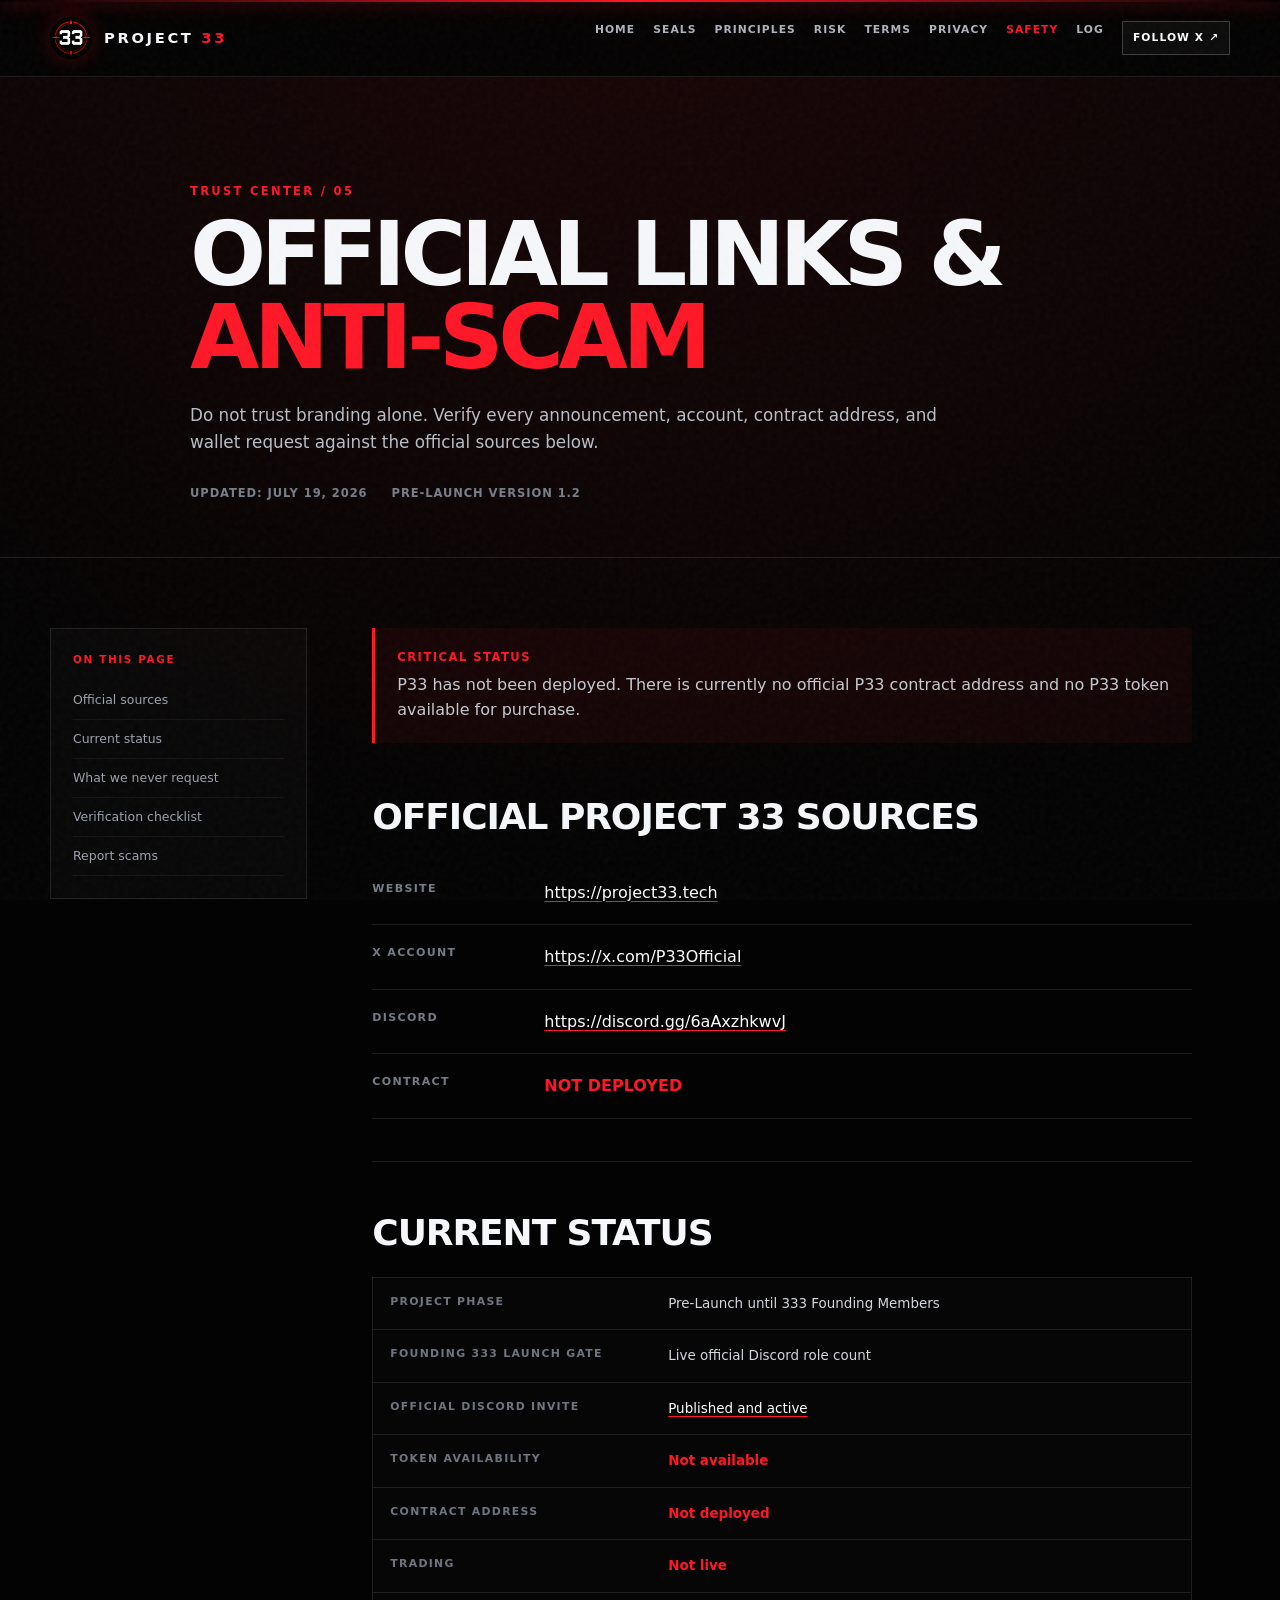
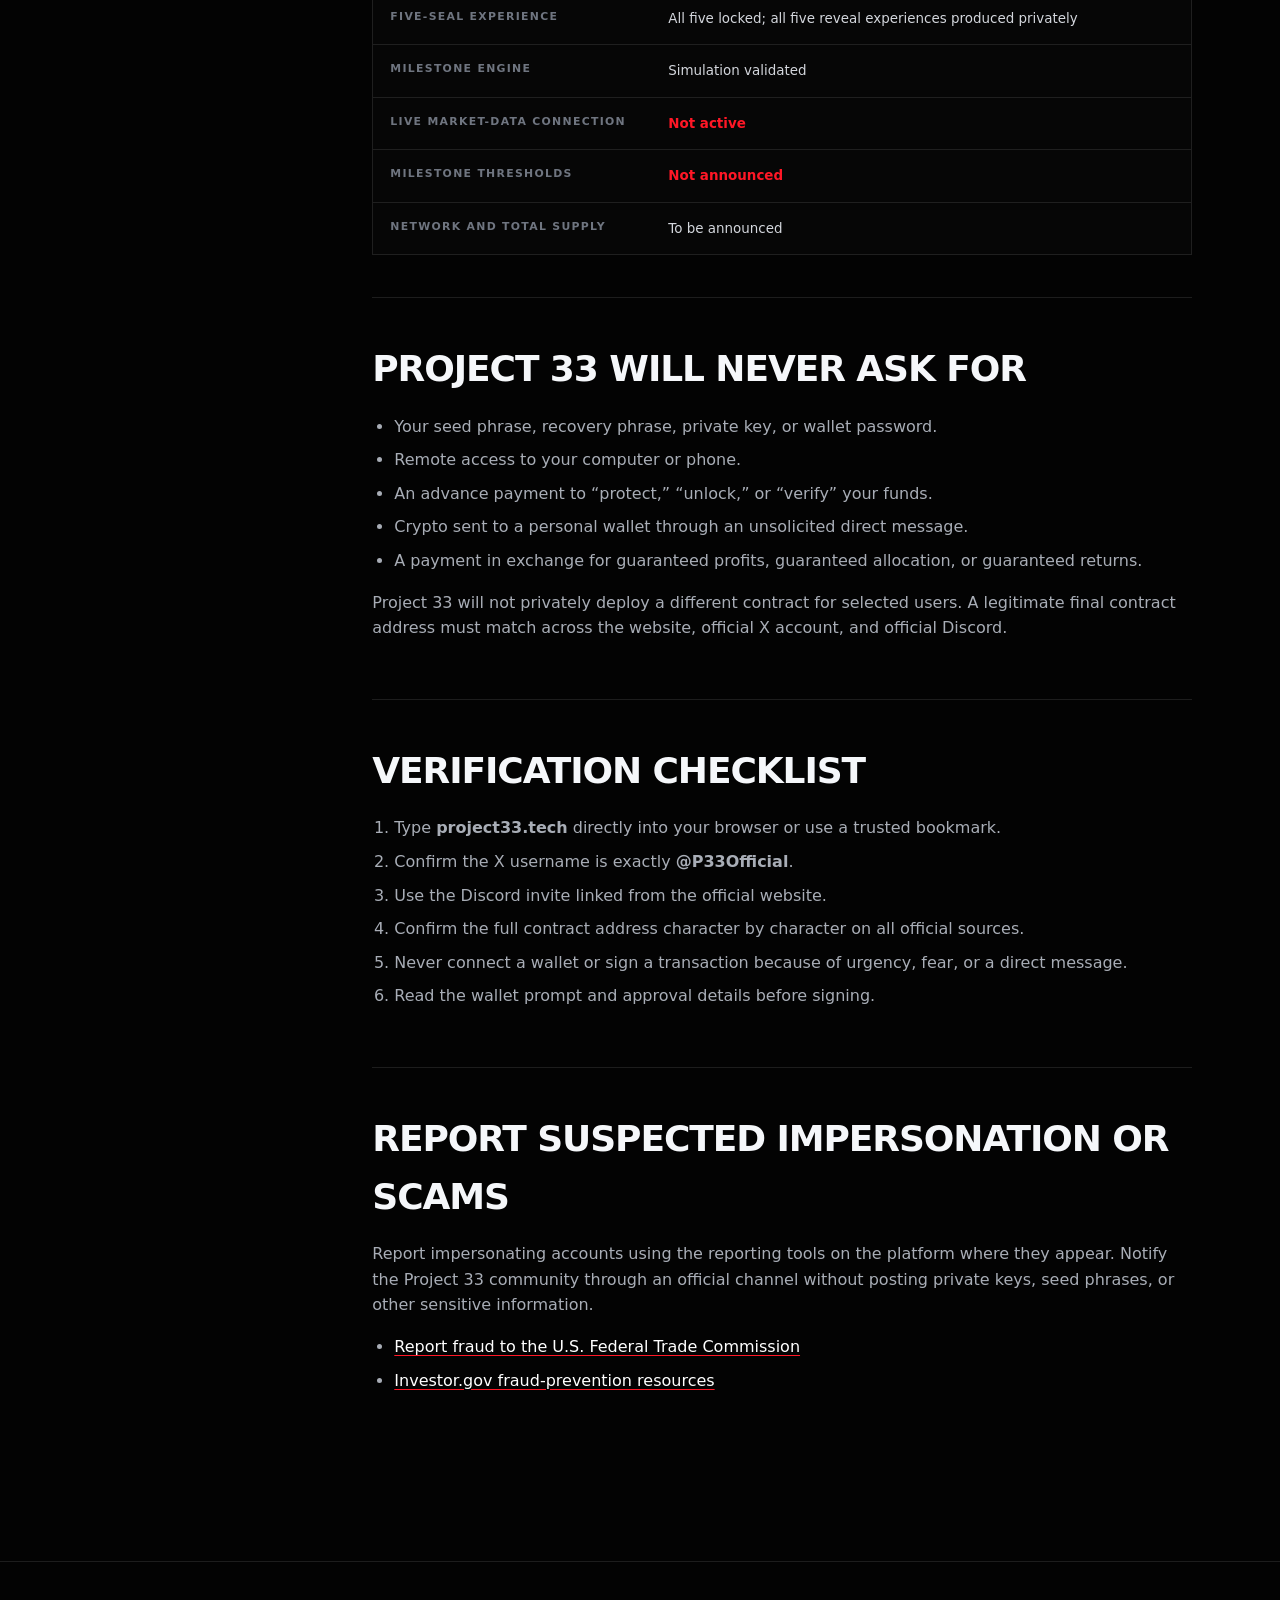
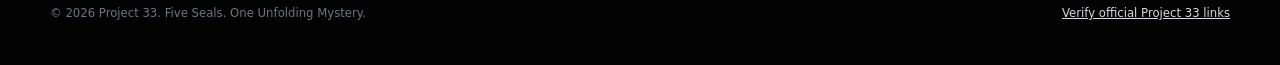
<file: official-links.html>
<!DOCTYPE html>

<html lang="en">
<head>
<meta charset="utf-8"/>
<meta content="width=device-width, initial-scale=1" name="viewport"/>
<meta content="#050505" name="theme-color"/>
<title>Official Links and Anti-Scam | Project 33</title>
<meta content="Verify official Project 33 sources and learn how to recognize impersonation and crypto scams." name="description"/>
<link href="https://project33.tech/official-links.html" rel="canonical"/>
<link href="assets/favicon-32.png" rel="icon"/>
<link href="assets/apple-touch-icon.png" rel="apple-touch-icon"/>
<link href="styles.css" rel="stylesheet"/>
<link href="trust.css" rel="stylesheet"/>
</head>
<body class="trust-body">
<a class="skip-link" href="#content">Skip to content</a>
<div aria-hidden="true" class="noise"></div>
<div aria-hidden="true" class="top-line"></div>
<header class="trust-page-header">
<div class="container trust-page-nav">
<a aria-label="Project 33 home" class="brand" href="index.html">
<img alt="" src="assets/project33-logo.png"/>
<span>PROJECT <strong>33</strong></span>
</a>
<nav aria-label="Trust center navigation" class="trust-page-links"><a href="index.html">Home</a>
<a href="seals.html">Seals</a>
<a href="principles.html">Principles</a>
<a href="risk-disclosure.html">Risk</a>
<a href="terms.html">Terms</a>
<a href="privacy.html">Privacy</a>
<a aria-current="page" href="official-links.html">Safety</a>
<a href="transparency.html">Log</a><a class="trust-x-link" href="https://x.com/P33Official" rel="noopener noreferrer" target="_blank">Follow X <span aria-hidden="true">↗</span></a></nav>
</div>
</header>
<section class="trust-hero">
<div class="container trust-hero-inner">
<p class="trust-kicker">TRUST CENTER / 05</p>
<h1>OFFICIAL LINKS &amp; <span>ANTI-SCAM</span></h1>
<p class="lead">Do not trust branding alone. Verify every announcement, account, contract address, and wallet request against the official sources below.</p>
<div class="trust-meta">
<span>Updated: July 19, 2026</span>
<span>Pre-launch version 1.2</span>
</div>
</div>
</section>
<main class="trust-main" id="content">
<div class="container trust-layout">
<aside class="trust-sidebar"><p>On this page</p><a href="#official">Official sources</a><a href="#status">Current status</a><a href="#never">What we never request</a><a href="#verify">Verification checklist</a><a href="#report">Report scams</a></aside>
<div class="trust-content">
<div class="trust-notice">
<strong>Critical status</strong>
          P33 has not been deployed. There is currently no official P33 contract address and no P33 token available for purchase.
        </div>
<section class="trust-section" id="official">
<h2>Official Project 33 sources</h2>
<div class="official-link-card">
<strong>Website</strong>
<a href="https://project33.tech">https://project33.tech</a>
</div>
<div class="official-link-card">
<strong>X account</strong>
<a href="https://x.com/P33Official" rel="noopener noreferrer" target="_blank">https://x.com/P33Official</a>
</div>
<div class="official-link-card">
<strong>Discord</strong>
<a href="https://discord.gg/6aAxzhkwvJ" rel="noopener noreferrer" target="_blank">https://discord.gg/6aAxzhkwvJ</a>
</div>
<div class="official-link-card">
<strong>Contract</strong>
<span class="status-red">NOT DEPLOYED</span>
</div>
</section>
<section class="trust-section" id="status">
<h2>Current status</h2>
<table class="status-table"><tr><th>Project phase</th><td>Pre-Launch until 333 Founding Members</td></tr><tr><th>Founding 333 launch gate</th><td>Live official Discord role count</td></tr><tr><th>Official Discord invite</th><td><a href="https://discord.gg/6aAxzhkwvJ" rel="noopener noreferrer" target="_blank">Published and active</a></td></tr><tr><th>Token availability</th><td class="status-red">Not available</td></tr><tr><th>Contract address</th><td class="status-red">Not deployed</td></tr><tr><th>Trading</th><td class="status-red">Not live</td></tr><tr><th>Five-Seal experience</th><td>All five locked; all five reveal experiences produced privately</td></tr><tr><th>Milestone Engine</th><td>Simulation validated</td></tr><tr><th>Live market-data connection</th><td class="status-red">Not active</td></tr><tr><th>Milestone thresholds</th><td class="status-red">Not announced</td></tr><tr><th>Network and total supply</th><td>To be announced</td></tr></table>
</section>
<section class="trust-section" id="never">
<h2>Project 33 will never ask for</h2>
<ul>
<li>Your seed phrase, recovery phrase, private key, or wallet password.</li>
<li>Remote access to your computer or phone.</li>
<li>An advance payment to “protect,” “unlock,” or “verify” your funds.</li>
<li>Crypto sent to a personal wallet through an unsolicited direct message.</li>
<li>A payment in exchange for guaranteed profits, guaranteed allocation, or guaranteed returns.</li>
</ul>
<p>Project 33 will not privately deploy a different contract for selected users. A legitimate final contract address must match across the website, official X account, and official Discord.</p>
</section>
<section class="trust-section" id="verify">
<h2>Verification checklist</h2>
<ol>
<li>Type <strong>project33.tech</strong> directly into your browser or use a trusted bookmark.</li>
<li>Confirm the X username is exactly <strong>@P33Official</strong>.</li>
<li>Use the Discord invite linked from the official website.</li>
<li>Confirm the full contract address character by character on all official sources.</li>
<li>Never connect a wallet or sign a transaction because of urgency, fear, or a direct message.</li>
<li>Read the wallet prompt and approval details before signing.</li>
</ol>
</section>
<section class="trust-section" id="report">
<h2>Report suspected impersonation or scams</h2>
<p>Report impersonating accounts using the reporting tools on the platform where they appear. Notify the Project 33 community through an official channel without posting private keys, seed phrases, or other sensitive information.</p>
<ul>
<li><a href="https://reportfraud.ftc.gov/" rel="noopener noreferrer" target="_blank">Report fraud to the U.S. Federal Trade Commission</a></li>
<li><a href="https://www.investor.gov/protect-your-investments-fraud/how-avoid-fraud" rel="noopener noreferrer" target="_blank">Investor.gov fraud-prevention resources</a></li>
</ul>
</section>
</div>
</div>
</main>
<footer class="page-footer">
<div class="container page-footer-grid">
<p>© 2026 Project 33. Five Seals. One Unfolding Mystery.</p>
<p><a href="official-links.html">Verify official Project 33 links</a></p>
</div>
</footer>
</body>
</html>
</file>
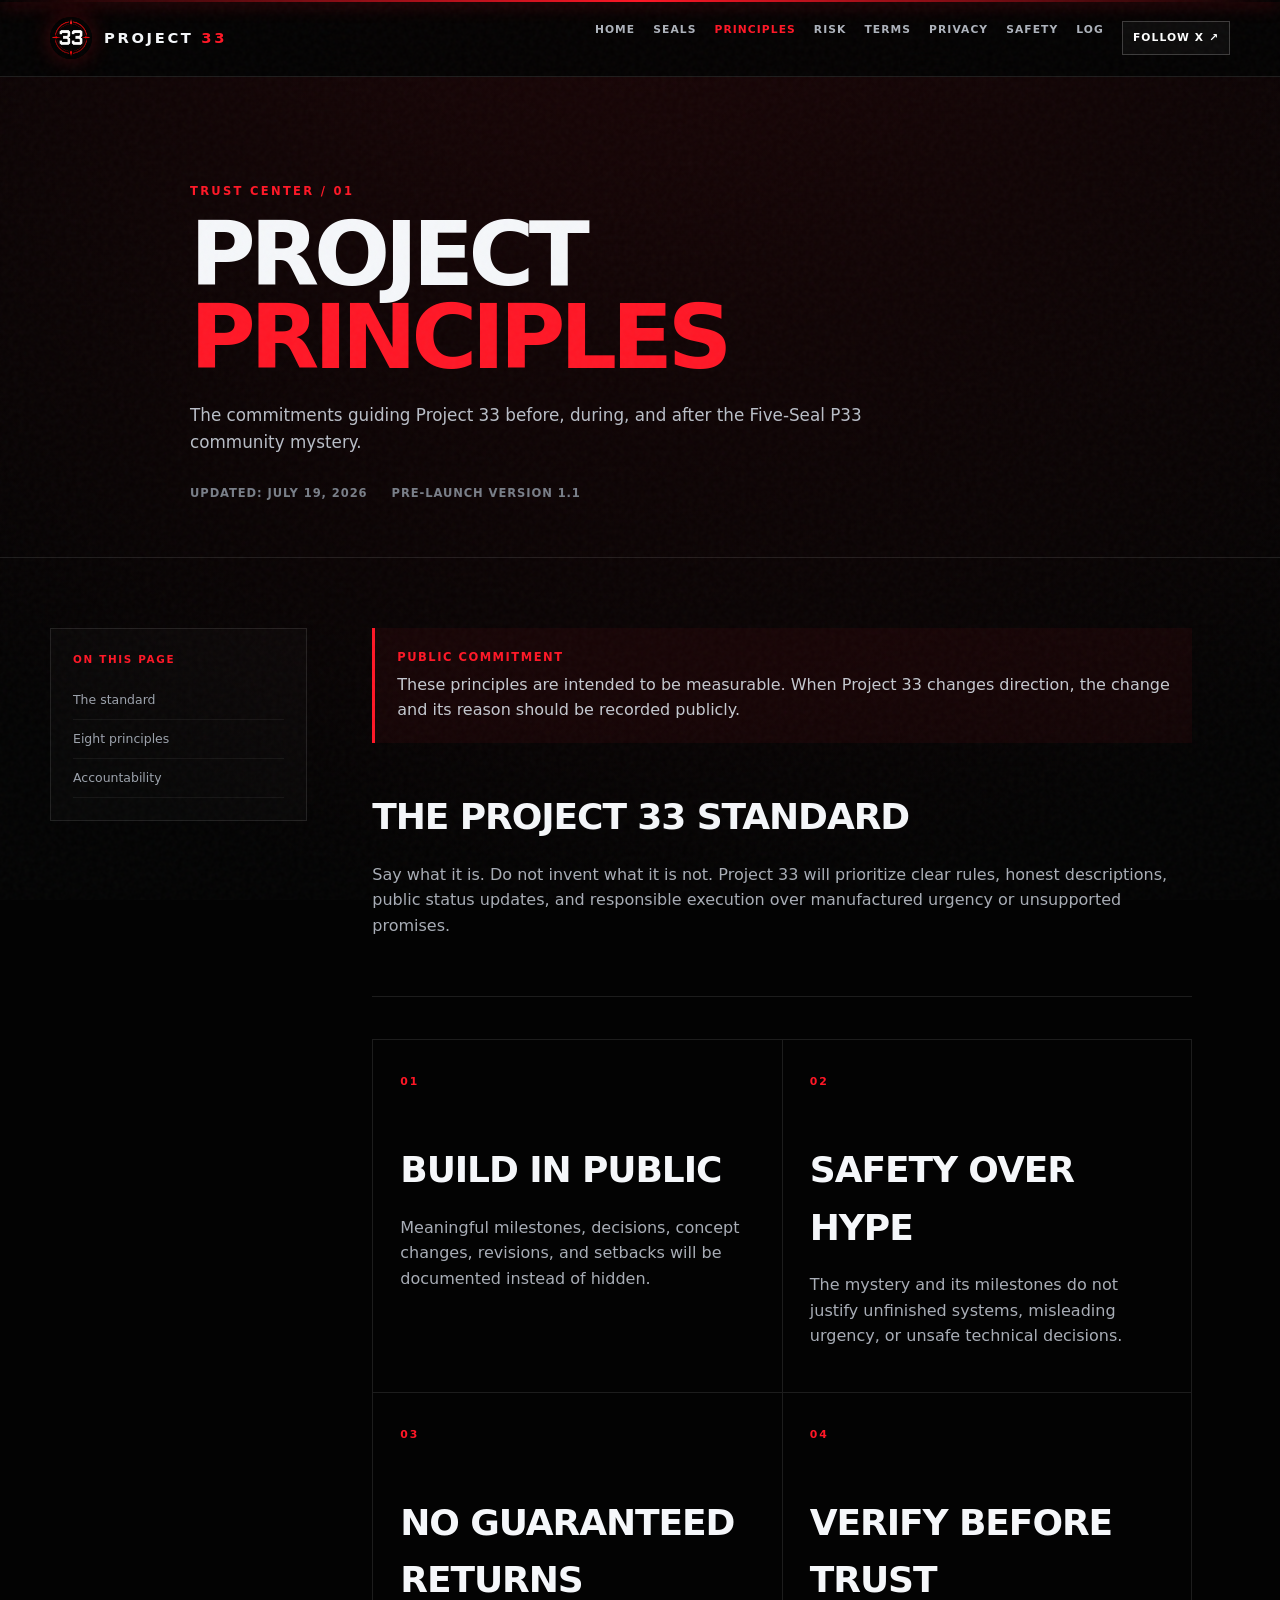
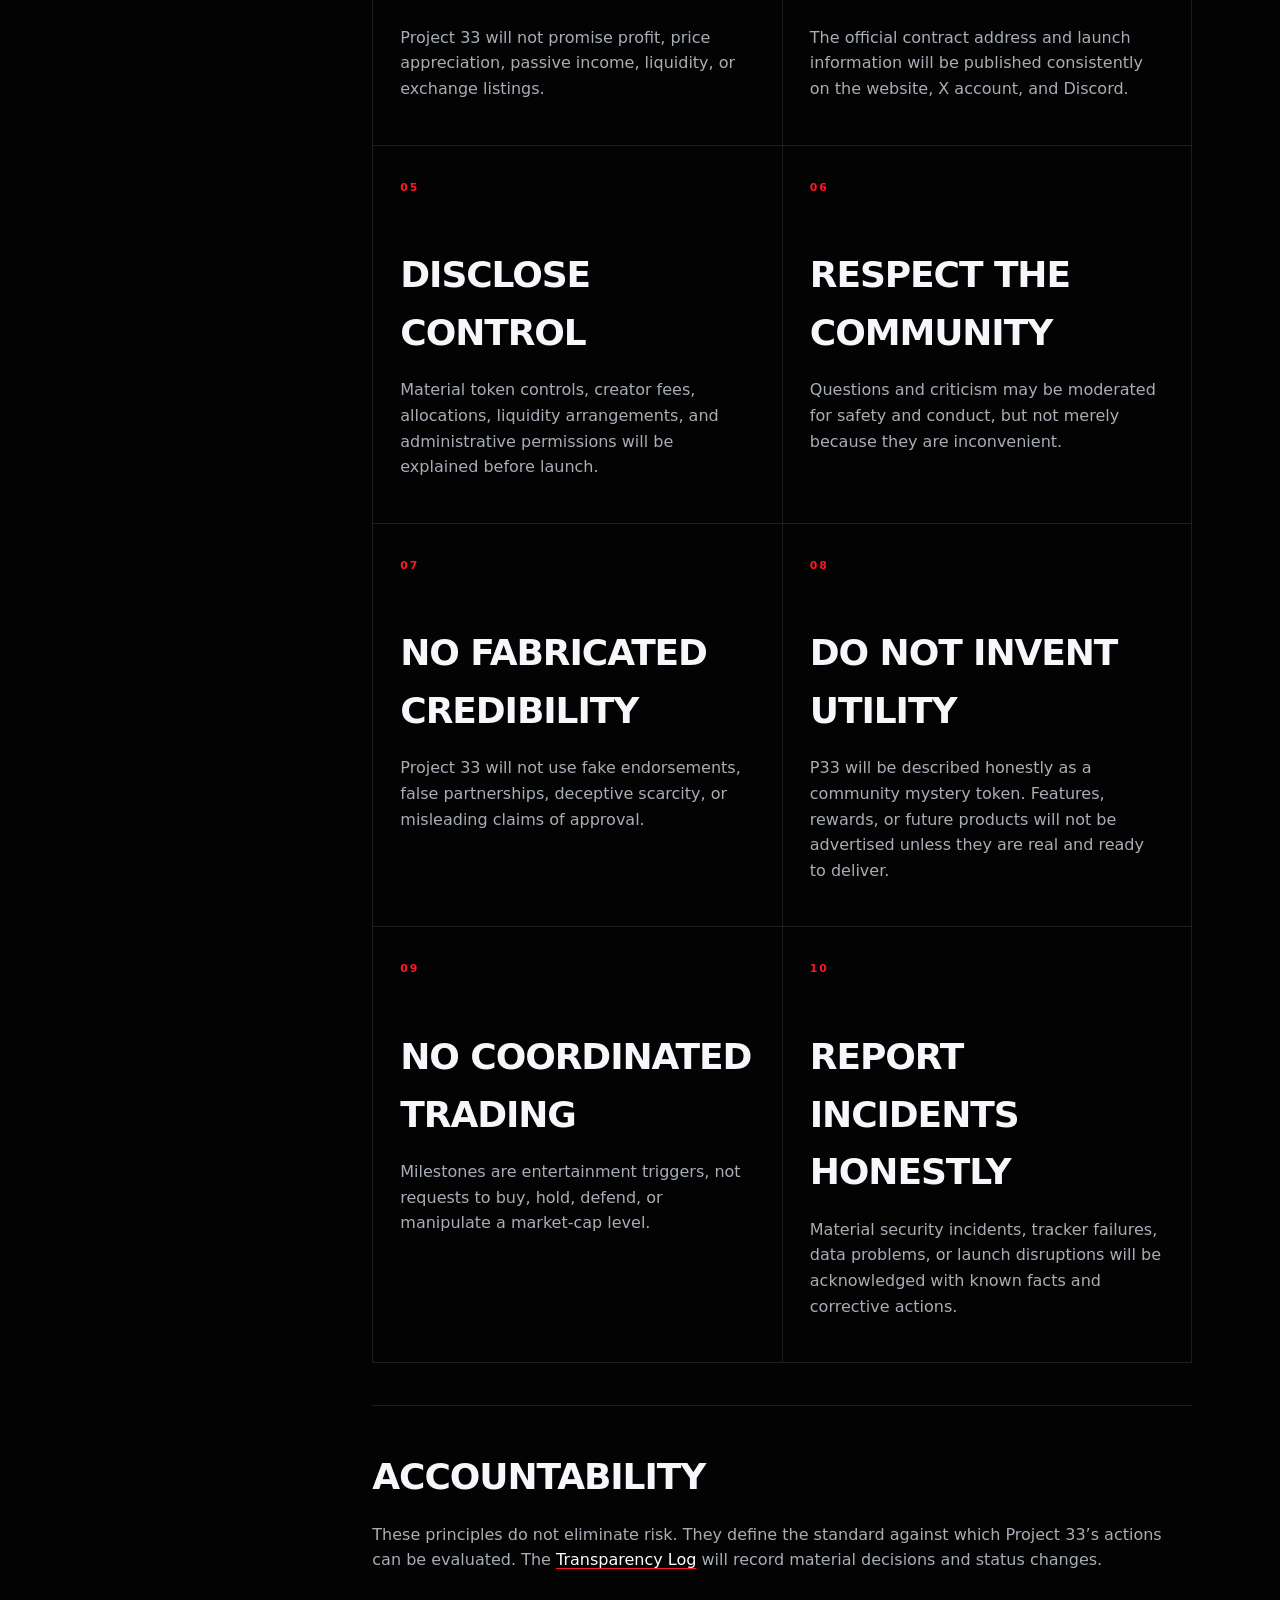
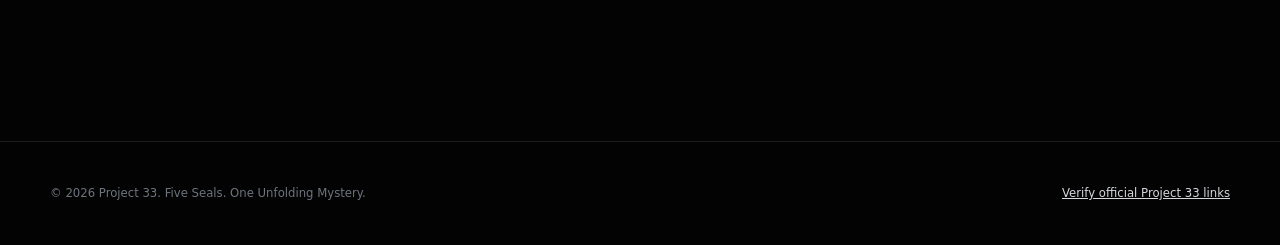
<file: principles.html>
<!DOCTYPE html>

<html lang="en">
<head>
<meta charset="utf-8"/>
<meta content="width=device-width, initial-scale=1" name="viewport"/>
<meta content="#050505" name="theme-color"/>
<title>Project Principles | Project 33</title>
<meta content="The operating principles guiding the honest, transparent Five-Seal P33 community mystery." name="description"/>
<link href="https://project33.tech/principles.html" rel="canonical"/>
<link href="assets/favicon-32.png" rel="icon"/>
<link href="assets/apple-touch-icon.png" rel="apple-touch-icon"/>
<link href="styles.css" rel="stylesheet"/>
<link href="trust.css" rel="stylesheet"/>
</head>
<body class="trust-body">
<a class="skip-link" href="#content">Skip to content</a>
<div aria-hidden="true" class="noise"></div>
<div aria-hidden="true" class="top-line"></div>
<header class="trust-page-header">
<div class="container trust-page-nav">
<a aria-label="Project 33 home" class="brand" href="index.html">
<img alt="" src="assets/project33-logo.png"/>
<span>PROJECT <strong>33</strong></span>
</a>
<nav aria-label="Trust center navigation" class="trust-page-links"><a href="index.html">Home</a>
<a href="seals.html">Seals</a>
<a aria-current="page" href="principles.html">Principles</a>
<a href="risk-disclosure.html">Risk</a>
<a href="terms.html">Terms</a>
<a href="privacy.html">Privacy</a>
<a href="official-links.html">Safety</a>
<a href="transparency.html">Log</a><a class="trust-x-link" href="https://x.com/P33Official" rel="noopener noreferrer" target="_blank">Follow X <span aria-hidden="true">↗</span></a></nav>
</div>
</header>
<section class="trust-hero">
<div class="container trust-hero-inner">
<p class="trust-kicker">TRUST CENTER / 01</p>
<h1>PROJECT <span>PRINCIPLES</span></h1>
<p class="lead">The commitments guiding Project 33 before, during, and after the Five-Seal P33 community mystery.</p>
<div class="trust-meta">
<span>Updated: July 19, 2026</span>
<span>Pre-launch version 1.1</span>
</div>
</div>
</section>
<main class="trust-main" id="content">
<div class="container trust-layout">
<aside class="trust-sidebar"><p>On this page</p><a href="#standard">The standard</a><a href="#principles">Eight principles</a><a href="#accountability">Accountability</a></aside>
<div class="trust-content">
<div class="trust-notice">
<strong>Public commitment</strong>
          These principles are intended to be measurable. When Project 33 changes direction, the change and its reason should be recorded publicly.
        </div>
<section class="trust-section" id="standard">
<h2>The Project 33 standard</h2>
<p>Say what it is. Do not invent what it is not. Project 33 will prioritize clear rules, honest descriptions, public status updates, and responsible execution over manufactured urgency or unsupported promises.</p>
</section>
<section class="trust-section" id="principles">
<div class="principles-list"><article class="principle-block"><span class="number">01</span><h2>Build in public</h2><p>Meaningful milestones, decisions, concept changes, revisions, and setbacks will be documented instead of hidden.</p></article><article class="principle-block"><span class="number">02</span><h2>Safety over hype</h2><p>The mystery and its milestones do not justify unfinished systems, misleading urgency, or unsafe technical decisions.</p></article><article class="principle-block"><span class="number">03</span><h2>No guaranteed returns</h2><p>Project 33 will not promise profit, price appreciation, passive income, liquidity, or exchange listings.</p></article><article class="principle-block"><span class="number">04</span><h2>Verify before trust</h2><p>The official contract address and launch information will be published consistently on the website, X account, and Discord.</p></article><article class="principle-block"><span class="number">05</span><h2>Disclose control</h2><p>Material token controls, creator fees, allocations, liquidity arrangements, and administrative permissions will be explained before launch.</p></article><article class="principle-block"><span class="number">06</span><h2>Respect the community</h2><p>Questions and criticism may be moderated for safety and conduct, but not merely because they are inconvenient.</p></article><article class="principle-block"><span class="number">07</span><h2>No fabricated credibility</h2><p>Project 33 will not use fake endorsements, false partnerships, deceptive scarcity, or misleading claims of approval.</p></article><article class="principle-block"><span class="number">08</span><h2>Do not invent utility</h2><p>P33 will be described honestly as a community mystery token. Features, rewards, or future products will not be advertised unless they are real and ready to deliver.</p></article><article class="principle-block"><span class="number">09</span><h2>No coordinated trading</h2><p>Milestones are entertainment triggers, not requests to buy, hold, defend, or manipulate a market-cap level.</p></article><article class="principle-block"><span class="number">10</span><h2>Report incidents honestly</h2><p>Material security incidents, tracker failures, data problems, or launch disruptions will be acknowledged with known facts and corrective actions.</p></article></div>
</section>
<section class="trust-section" id="accountability">
<h2>Accountability</h2>
<p>These principles do not eliminate risk. They define the standard against which Project 33’s actions can be evaluated. The <a href="transparency.html">Transparency Log</a> will record material decisions and status changes.</p>
</section>
</div>
</div>
</main>
<footer class="page-footer">
<div class="container page-footer-grid">
<p>© 2026 Project 33. Five Seals. One Unfolding Mystery.</p>
<p><a href="official-links.html">Verify official Project 33 links</a></p>
</div>
</footer>
</body>
</html>
</file>
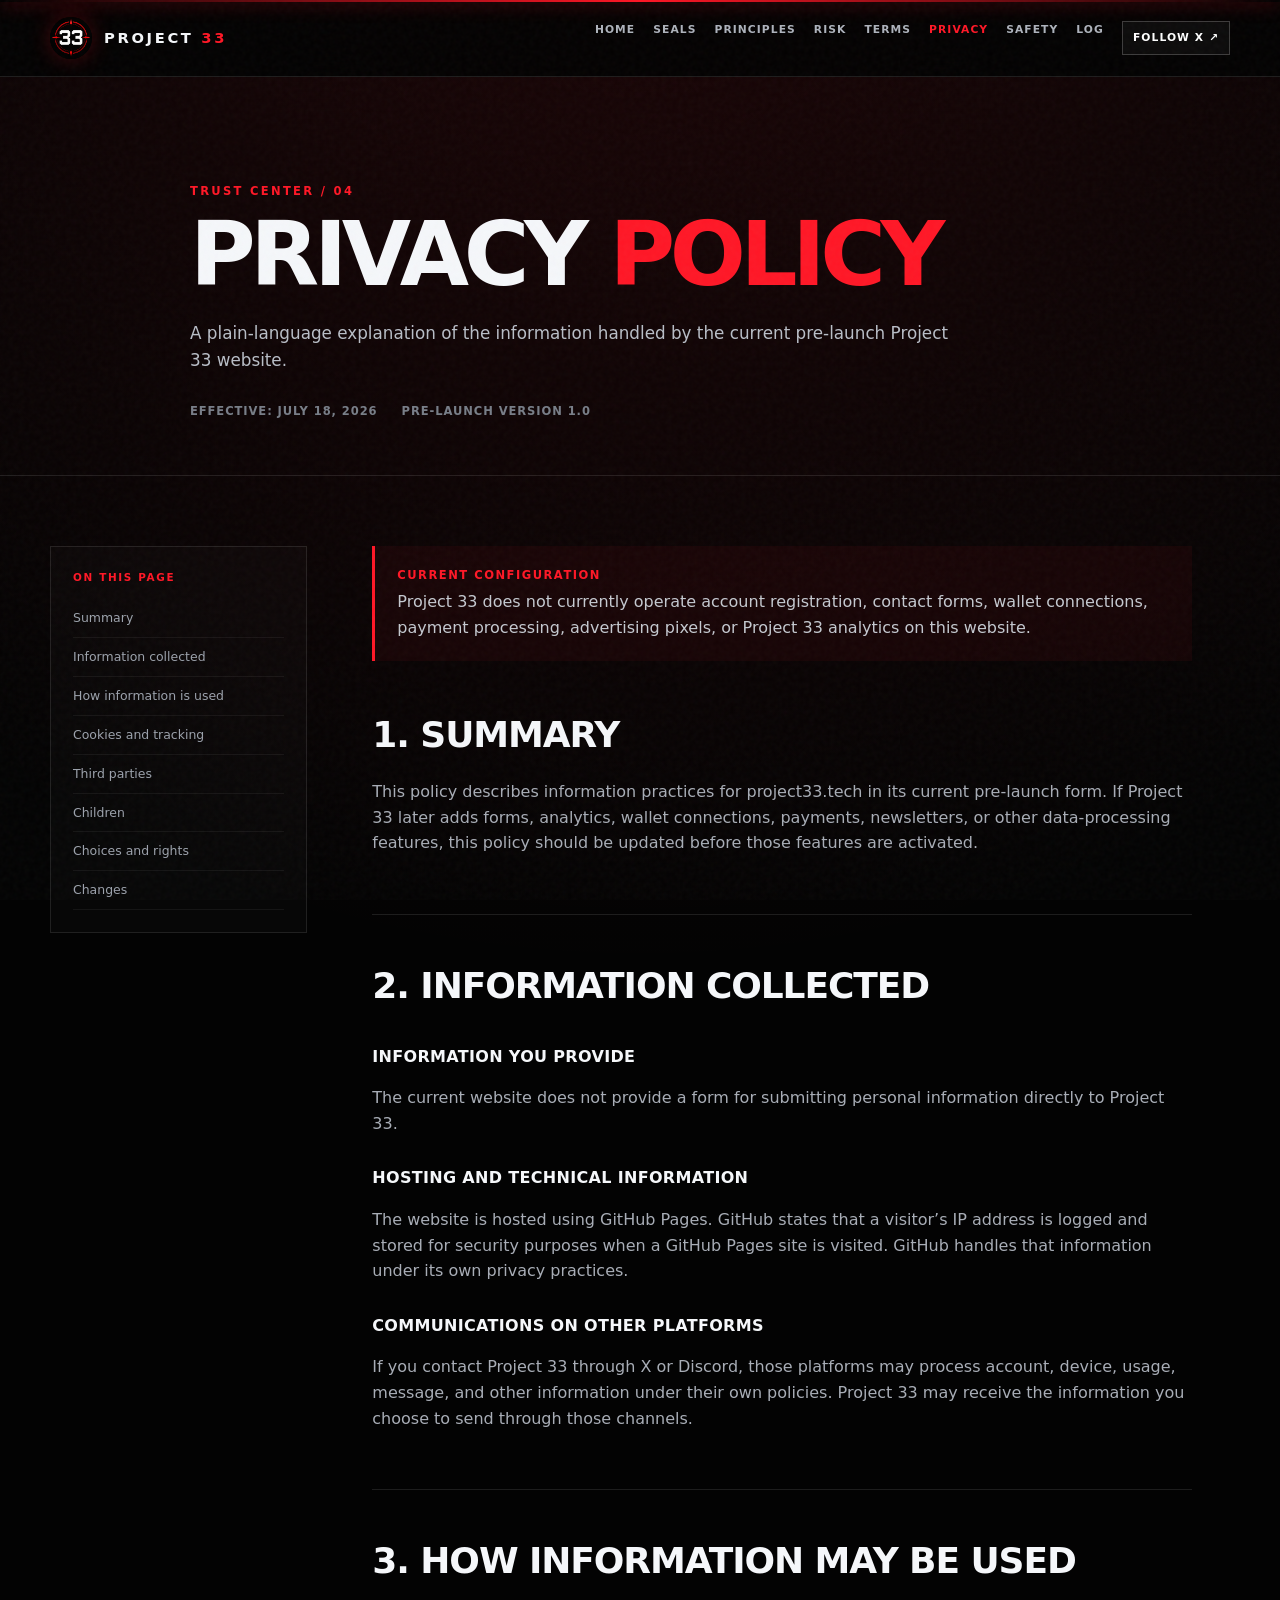
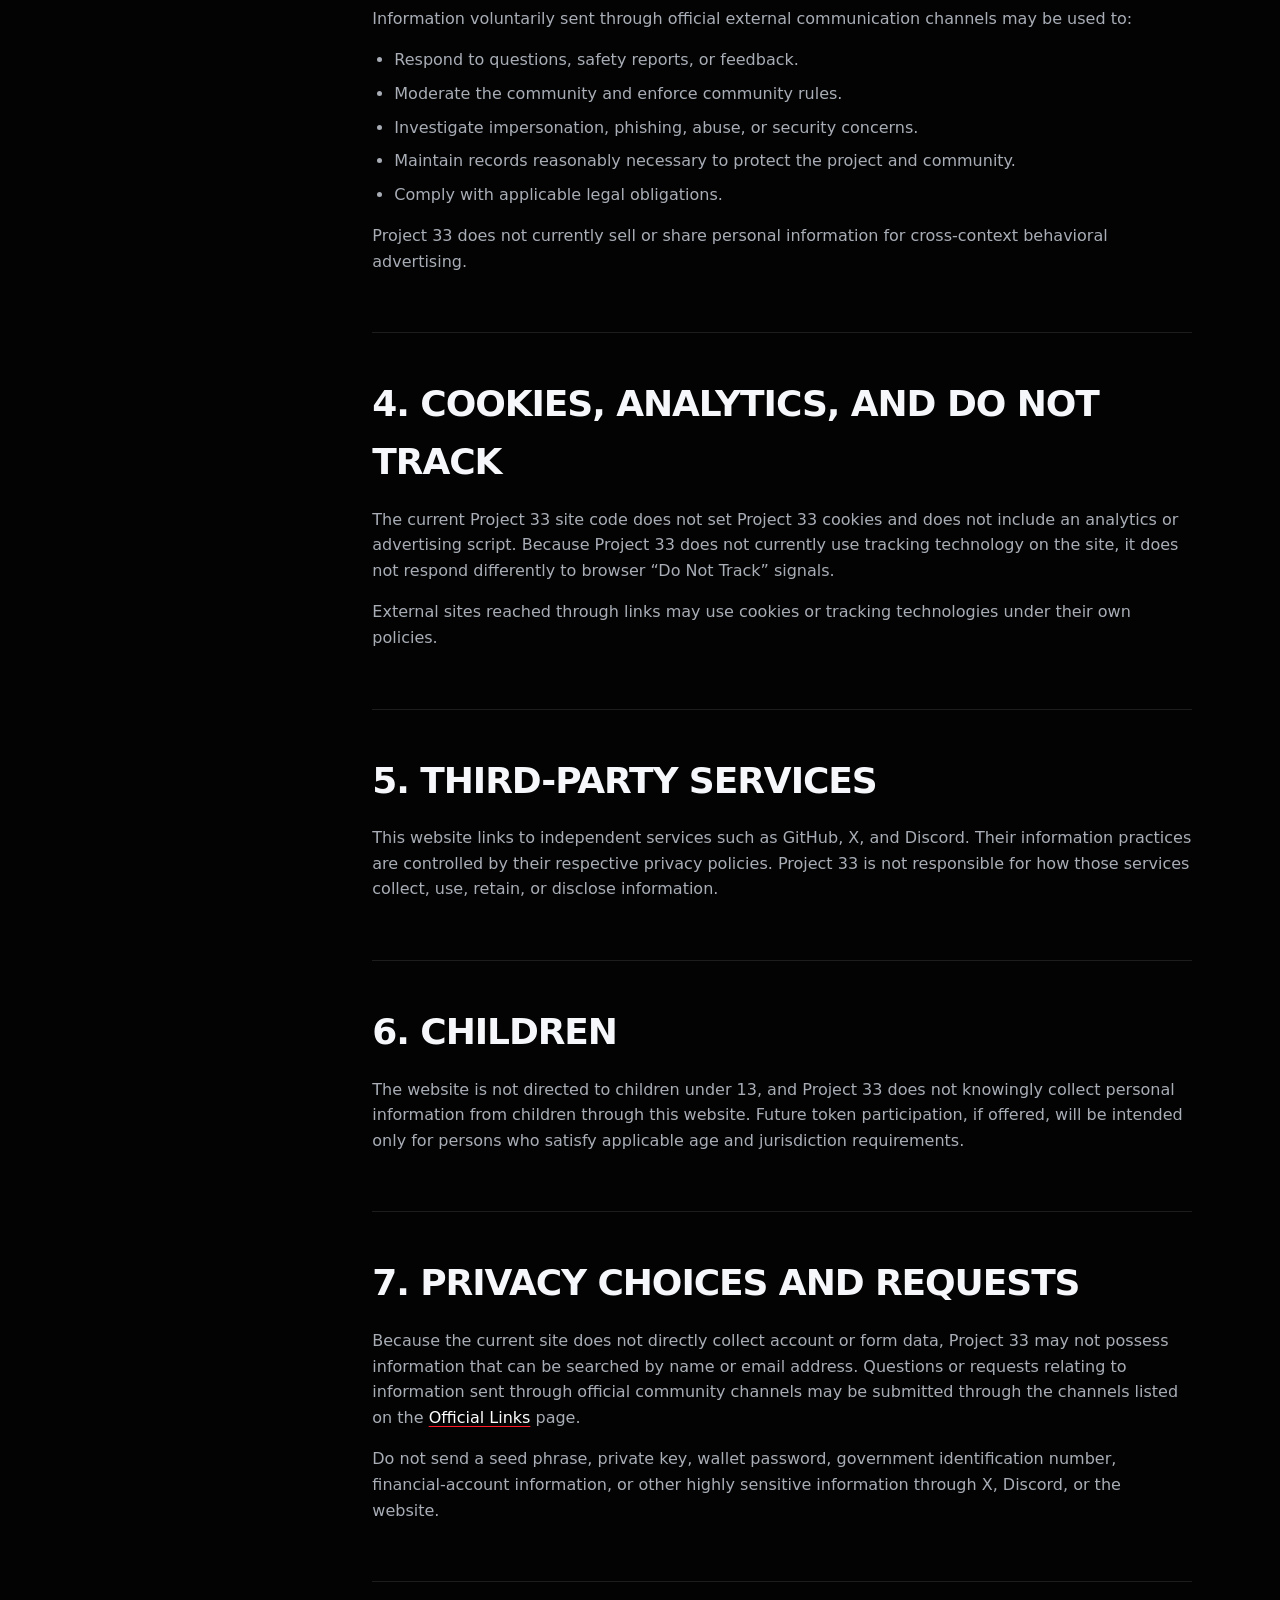
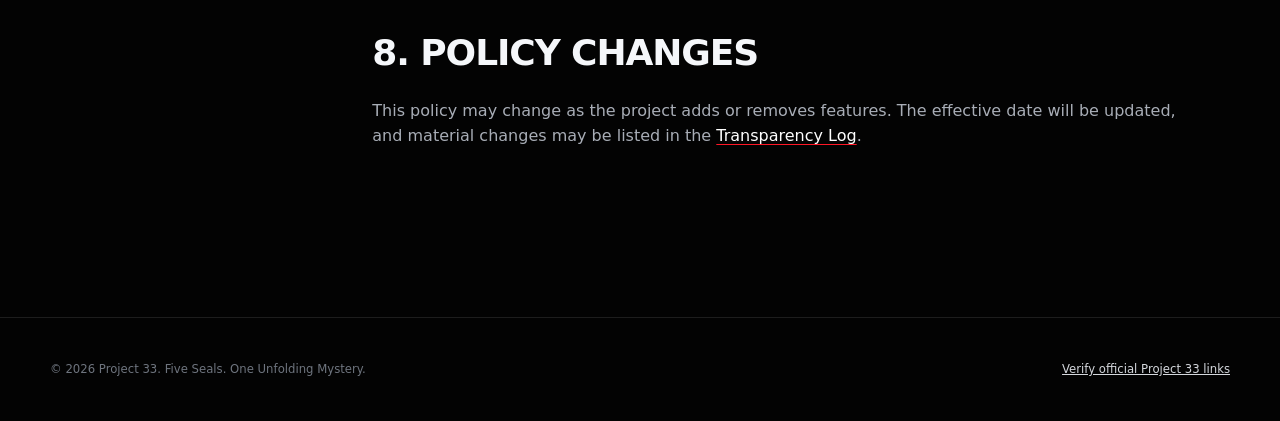
<file: privacy.html>
<!DOCTYPE html>

<html lang="en">
<head>
<meta charset="utf-8"/>
<meta content="width=device-width, initial-scale=1" name="viewport"/>
<meta content="#050505" name="theme-color"/>
<title>Privacy Policy | Project 33</title>
<meta content="How the Project 33 website handles information during the pre-launch phase." name="description"/>
<link href="https://project33.tech/privacy.html" rel="canonical"/>
<link href="assets/favicon-32.png" rel="icon"/>
<link href="assets/apple-touch-icon.png" rel="apple-touch-icon"/>
<link href="styles.css" rel="stylesheet"/>
<link href="trust.css" rel="stylesheet"/>
</head>
<body class="trust-body">
<a class="skip-link" href="#content">Skip to content</a>
<div aria-hidden="true" class="noise"></div>
<div aria-hidden="true" class="top-line"></div>
<header class="trust-page-header">
<div class="container trust-page-nav">
<a aria-label="Project 33 home" class="brand" href="index.html">
<img alt="" src="assets/project33-logo.png"/>
<span>PROJECT <strong>33</strong></span>
</a>
<nav aria-label="Trust center navigation" class="trust-page-links"><a href="index.html">Home</a>
<a href="seals.html">Seals</a>
<a href="principles.html">Principles</a>
<a href="risk-disclosure.html">Risk</a>
<a href="terms.html">Terms</a>
<a aria-current="page" href="privacy.html">Privacy</a>
<a href="official-links.html">Safety</a>
<a href="transparency.html">Log</a><a class="trust-x-link" href="https://x.com/P33Official" rel="noopener noreferrer" target="_blank">Follow X <span aria-hidden="true">↗</span></a></nav>
</div>
</header>
<section class="trust-hero">
<div class="container trust-hero-inner">
<p class="trust-kicker">TRUST CENTER / 04</p>
<h1>PRIVACY <span>POLICY</span></h1>
<p class="lead">A plain-language explanation of the information handled by the current pre-launch Project 33 website.</p>
<div class="trust-meta">
<span>Effective: July 18, 2026</span>
<span>Pre-launch version 1.0</span>
</div>
</div>
</section>
<main class="trust-main" id="content">
<div class="container trust-layout">
<aside class="trust-sidebar"><p>On this page</p><a href="#summary">Summary</a><a href="#collection">Information collected</a><a href="#use">How information is used</a><a href="#cookies">Cookies and tracking</a><a href="#third-party">Third parties</a><a href="#children">Children</a><a href="#rights">Choices and rights</a><a href="#changes">Changes</a></aside>
<div class="trust-content">
<div class="trust-notice">
<strong>Current configuration</strong>
          Project 33 does not currently operate account registration, contact forms, wallet connections, payment processing, advertising pixels, or Project 33 analytics on this website.
        </div>
<section class="trust-section" id="summary">
<h2>1. Summary</h2>
<p>This policy describes information practices for project33.tech in its current pre-launch form. If Project 33 later adds forms, analytics, wallet connections, payments, newsletters, or other data-processing features, this policy should be updated before those features are activated.</p>
</section>
<section class="trust-section" id="collection">
<h2>2. Information collected</h2>
<h3>Information you provide</h3>
<p>The current website does not provide a form for submitting personal information directly to Project 33.</p>
<h3>Hosting and technical information</h3>
<p>The website is hosted using GitHub Pages. GitHub states that a visitor’s IP address is logged and stored for security purposes when a GitHub Pages site is visited. GitHub handles that information under its own privacy practices.</p>
<h3>Communications on other platforms</h3>
<p>If you contact Project 33 through X or Discord, those platforms may process account, device, usage, message, and other information under their own policies. Project 33 may receive the information you choose to send through those channels.</p>
</section>
<section class="trust-section" id="use">
<h2>3. How information may be used</h2>
<p>Information voluntarily sent through official external communication channels may be used to:</p>
<ul>
<li>Respond to questions, safety reports, or feedback.</li>
<li>Moderate the community and enforce community rules.</li>
<li>Investigate impersonation, phishing, abuse, or security concerns.</li>
<li>Maintain records reasonably necessary to protect the project and community.</li>
<li>Comply with applicable legal obligations.</li>
</ul>
<p>Project 33 does not currently sell or share personal information for cross-context behavioral advertising.</p>
</section>
<section class="trust-section" id="cookies">
<h2>4. Cookies, analytics, and Do Not Track</h2>
<p>The current Project 33 site code does not set Project 33 cookies and does not include an analytics or advertising script. Because Project 33 does not currently use tracking technology on the site, it does not respond differently to browser “Do Not Track” signals.</p>
<p>External sites reached through links may use cookies or tracking technologies under their own policies.</p>
</section>
<section class="trust-section" id="third-party">
<h2>5. Third-party services</h2>
<p>This website links to independent services such as GitHub, X, and Discord. Their information practices are controlled by their respective privacy policies. Project 33 is not responsible for how those services collect, use, retain, or disclose information.</p>
</section>
<section class="trust-section" id="children">
<h2>6. Children</h2>
<p>The website is not directed to children under 13, and Project 33 does not knowingly collect personal information from children through this website. Future token participation, if offered, will be intended only for persons who satisfy applicable age and jurisdiction requirements.</p>
</section>
<section class="trust-section" id="rights">
<h2>7. Privacy choices and requests</h2>
<p>Because the current site does not directly collect account or form data, Project 33 may not possess information that can be searched by name or email address. Questions or requests relating to information sent through official community channels may be submitted through the channels listed on the <a href="official-links.html">Official Links</a> page.</p>
<p>Do not send a seed phrase, private key, wallet password, government identification number, financial-account information, or other highly sensitive information through X, Discord, or the website.</p>
</section>
<section class="trust-section" id="changes">
<h2>8. Policy changes</h2>
<p>This policy may change as the project adds or removes features. The effective date will be updated, and material changes may be listed in the <a href="transparency.html">Transparency Log</a>.</p>
</section>
</div>
</div>
</main>
<footer class="page-footer">
<div class="container page-footer-grid">
<p>© 2026 Project 33. Five Seals. One Unfolding Mystery.</p>
<p><a href="official-links.html">Verify official Project 33 links</a></p>
</div>
</footer>
</body>
</html>
</file>
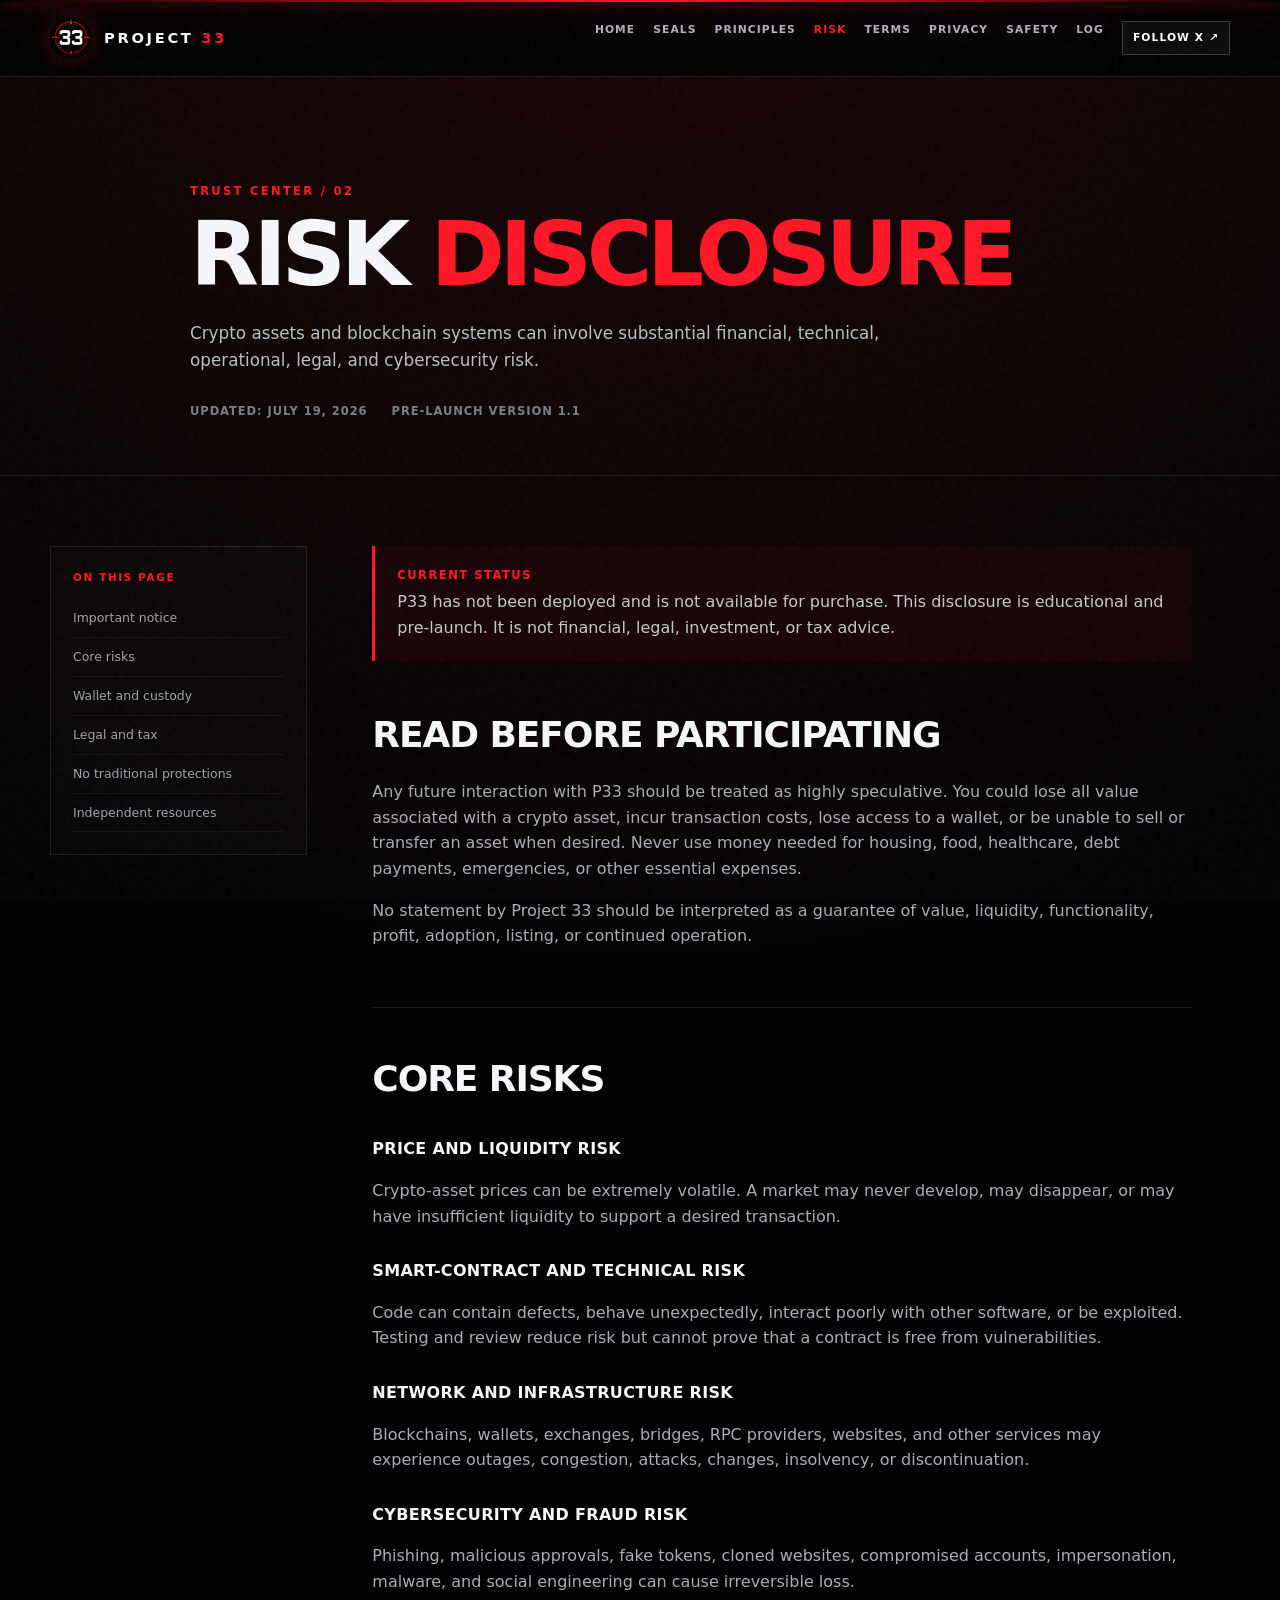
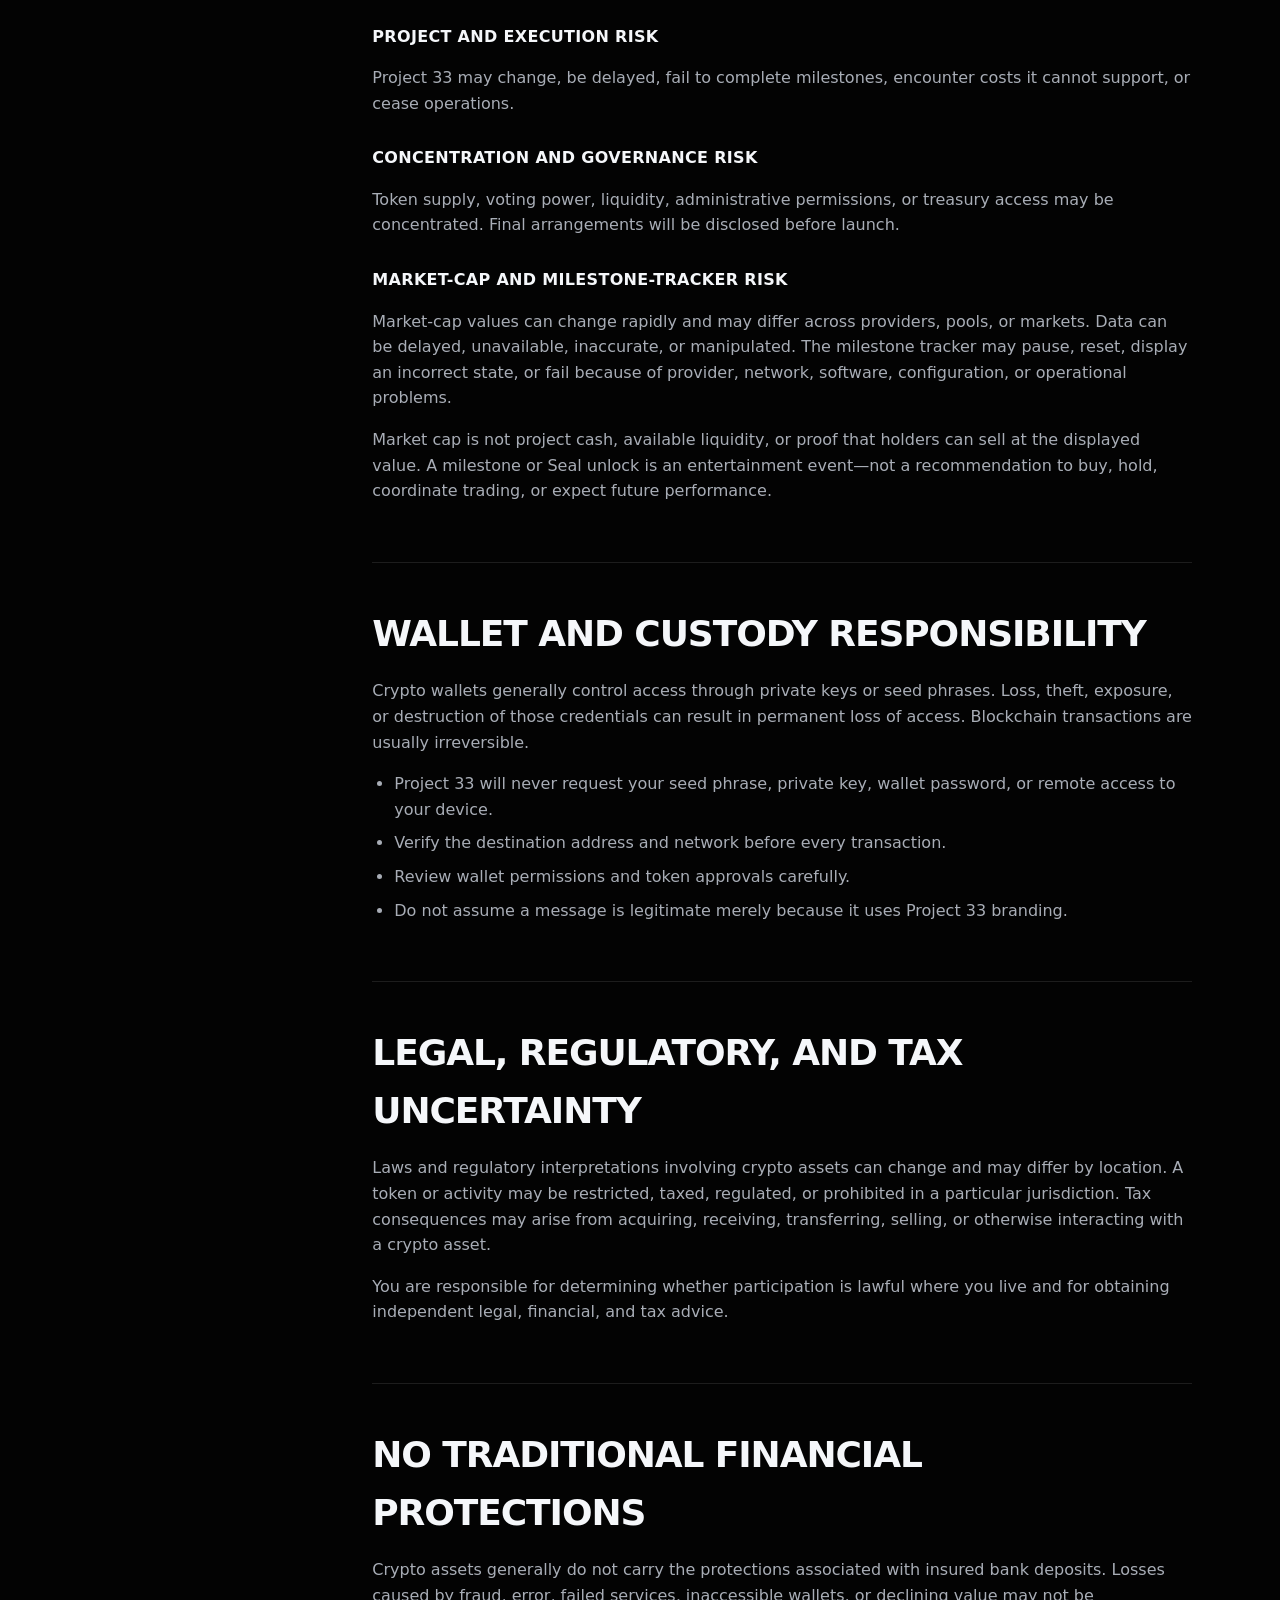
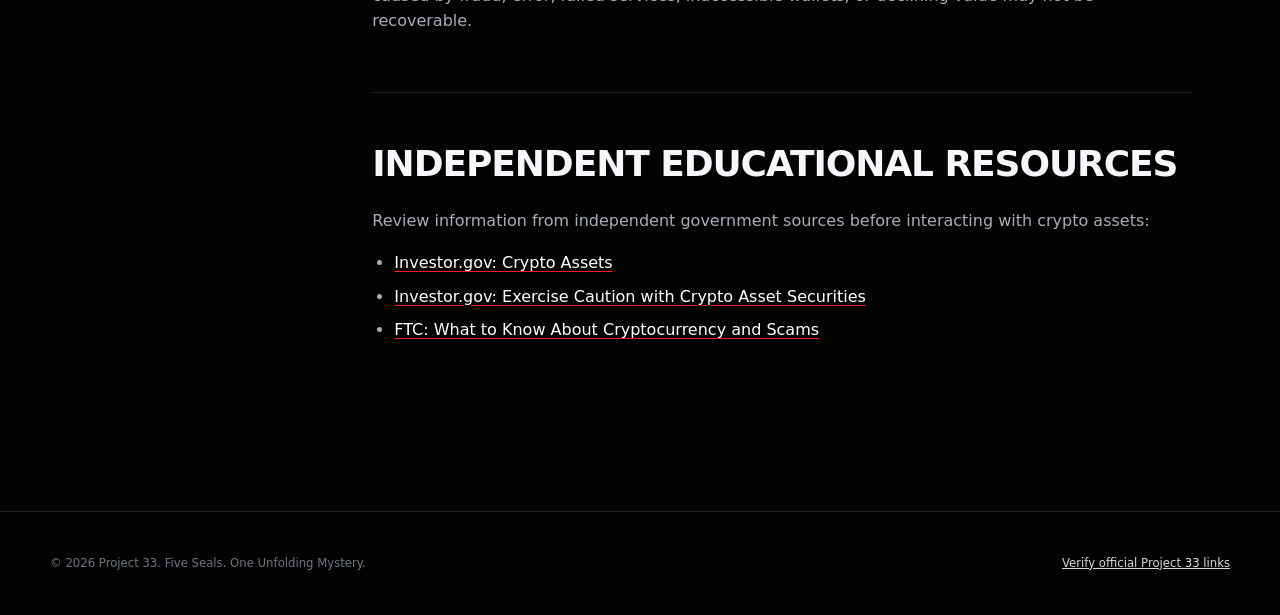
<file: risk-disclosure.html>
<!DOCTYPE html>

<html lang="en">
<head>
<meta charset="utf-8"/>
<meta content="width=device-width, initial-scale=1" name="viewport"/>
<meta content="#050505" name="theme-color"/>
<title>Risk Disclosure | Project 33</title>
<meta content="Important risks associated with Project 33, P33, crypto assets, wallets, and blockchain technology." name="description"/>
<link href="https://project33.tech/risk-disclosure.html" rel="canonical"/>
<link href="assets/favicon-32.png" rel="icon"/>
<link href="assets/apple-touch-icon.png" rel="apple-touch-icon"/>
<link href="styles.css" rel="stylesheet"/>
<link href="trust.css" rel="stylesheet"/>
</head>
<body class="trust-body">
<a class="skip-link" href="#content">Skip to content</a>
<div aria-hidden="true" class="noise"></div>
<div aria-hidden="true" class="top-line"></div>
<header class="trust-page-header">
<div class="container trust-page-nav">
<a aria-label="Project 33 home" class="brand" href="index.html">
<img alt="" src="assets/project33-logo.png"/>
<span>PROJECT <strong>33</strong></span>
</a>
<nav aria-label="Trust center navigation" class="trust-page-links"><a href="index.html">Home</a>
<a href="seals.html">Seals</a>
<a href="principles.html">Principles</a>
<a aria-current="page" href="risk-disclosure.html">Risk</a>
<a href="terms.html">Terms</a>
<a href="privacy.html">Privacy</a>
<a href="official-links.html">Safety</a>
<a href="transparency.html">Log</a><a class="trust-x-link" href="https://x.com/P33Official" rel="noopener noreferrer" target="_blank">Follow X <span aria-hidden="true">↗</span></a></nav>
</div>
</header>
<section class="trust-hero">
<div class="container trust-hero-inner">
<p class="trust-kicker">TRUST CENTER / 02</p>
<h1>RISK <span>DISCLOSURE</span></h1>
<p class="lead">Crypto assets and blockchain systems can involve substantial financial, technical, operational, legal, and cybersecurity risk.</p>
<div class="trust-meta">
<span>Updated: July 19, 2026</span>
<span>Pre-launch version 1.1</span>
</div>
</div>
</section>
<main class="trust-main" id="content">
<div class="container trust-layout">
<aside class="trust-sidebar"><p>On this page</p><a href="#important">Important notice</a><a href="#risk">Core risks</a><a href="#custody">Wallet and custody</a><a href="#regulation">Legal and tax</a><a href="#no-protection">No traditional protections</a><a href="#resources">Independent resources</a></aside>
<div class="trust-content">
<div class="trust-notice">
<strong>Current status</strong>
          P33 has not been deployed and is not available for purchase. This disclosure is educational and pre-launch. It is not financial, legal, investment, or tax advice.
        </div>
<section class="trust-section" id="important">
<h2>Read before participating</h2>
<p>Any future interaction with P33 should be treated as highly speculative. You could lose all value associated with a crypto asset, incur transaction costs, lose access to a wallet, or be unable to sell or transfer an asset when desired. Never use money needed for housing, food, healthcare, debt payments, emergencies, or other essential expenses.</p>
<p>No statement by Project 33 should be interpreted as a guarantee of value, liquidity, functionality, profit, adoption, listing, or continued operation.</p>
</section>
<section class="trust-section" id="risk">
<h2>Core risks</h2>
<h3>Price and liquidity risk</h3>
<p>Crypto-asset prices can be extremely volatile. A market may never develop, may disappear, or may have insufficient liquidity to support a desired transaction.</p>
<h3>Smart-contract and technical risk</h3>
<p>Code can contain defects, behave unexpectedly, interact poorly with other software, or be exploited. Testing and review reduce risk but cannot prove that a contract is free from vulnerabilities.</p>
<h3>Network and infrastructure risk</h3>
<p>Blockchains, wallets, exchanges, bridges, RPC providers, websites, and other services may experience outages, congestion, attacks, changes, insolvency, or discontinuation.</p>
<h3>Cybersecurity and fraud risk</h3>
<p>Phishing, malicious approvals, fake tokens, cloned websites, compromised accounts, impersonation, malware, and social engineering can cause irreversible loss.</p>
<h3>Project and execution risk</h3>
<p>Project 33 may change, be delayed, fail to complete milestones, encounter costs it cannot support, or cease operations.</p>
<h3>Concentration and governance risk</h3>
<p>Token supply, voting power, liquidity, administrative permissions, or treasury access may be concentrated. Final arrangements will be disclosed before launch.</p>
<h3>Market-cap and milestone-tracker risk</h3><p>Market-cap values can change rapidly and may differ across providers, pools, or markets. Data can be delayed, unavailable, inaccurate, or manipulated. The milestone tracker may pause, reset, display an incorrect state, or fail because of provider, network, software, configuration, or operational problems.</p><p>Market cap is not project cash, available liquidity, or proof that holders can sell at the displayed value. A milestone or Seal unlock is an entertainment event—not a recommendation to buy, hold, coordinate trading, or expect future performance.</p></section>
<section class="trust-section" id="custody">
<h2>Wallet and custody responsibility</h2>
<p>Crypto wallets generally control access through private keys or seed phrases. Loss, theft, exposure, or destruction of those credentials can result in permanent loss of access. Blockchain transactions are usually irreversible.</p>
<ul>
<li>Project 33 will never request your seed phrase, private key, wallet password, or remote access to your device.</li>
<li>Verify the destination address and network before every transaction.</li>
<li>Review wallet permissions and token approvals carefully.</li>
<li>Do not assume a message is legitimate merely because it uses Project 33 branding.</li>
</ul>
</section>
<section class="trust-section" id="regulation">
<h2>Legal, regulatory, and tax uncertainty</h2>
<p>Laws and regulatory interpretations involving crypto assets can change and may differ by location. A token or activity may be restricted, taxed, regulated, or prohibited in a particular jurisdiction. Tax consequences may arise from acquiring, receiving, transferring, selling, or otherwise interacting with a crypto asset.</p>
<p>You are responsible for determining whether participation is lawful where you live and for obtaining independent legal, financial, and tax advice.</p>
</section>
<section class="trust-section" id="no-protection">
<h2>No traditional financial protections</h2>
<p>Crypto assets generally do not carry the protections associated with insured bank deposits. Losses caused by fraud, error, failed services, inaccessible wallets, or declining value may not be recoverable.</p>
</section>
<section class="trust-section" id="resources">
<h2>Independent educational resources</h2>
<p>Review information from independent government sources before interacting with crypto assets:</p>
<ul>
<li><a href="https://www.investor.gov/additional-resources/spotlight/crypto-assets" rel="noopener noreferrer" target="_blank">Investor.gov: Crypto Assets</a></li>
<li><a href="https://www.investor.gov/introduction-investing/general-resources/news-alerts/alerts-bulletins/investor-alerts/crypto-asset-securities" rel="noopener noreferrer" target="_blank">Investor.gov: Exercise Caution with Crypto Asset Securities</a></li>
<li><a href="https://consumer.ftc.gov/articles/what-know-about-cryptocurrency-scams" rel="noopener noreferrer" target="_blank">FTC: What to Know About Cryptocurrency and Scams</a></li>
</ul>
</section>
</div>
</div>
</main>
<footer class="page-footer">
<div class="container page-footer-grid">
<p>© 2026 Project 33. Five Seals. One Unfolding Mystery.</p>
<p><a href="official-links.html">Verify official Project 33 links</a></p>
</div>
</footer>
</body>
</html>
</file>
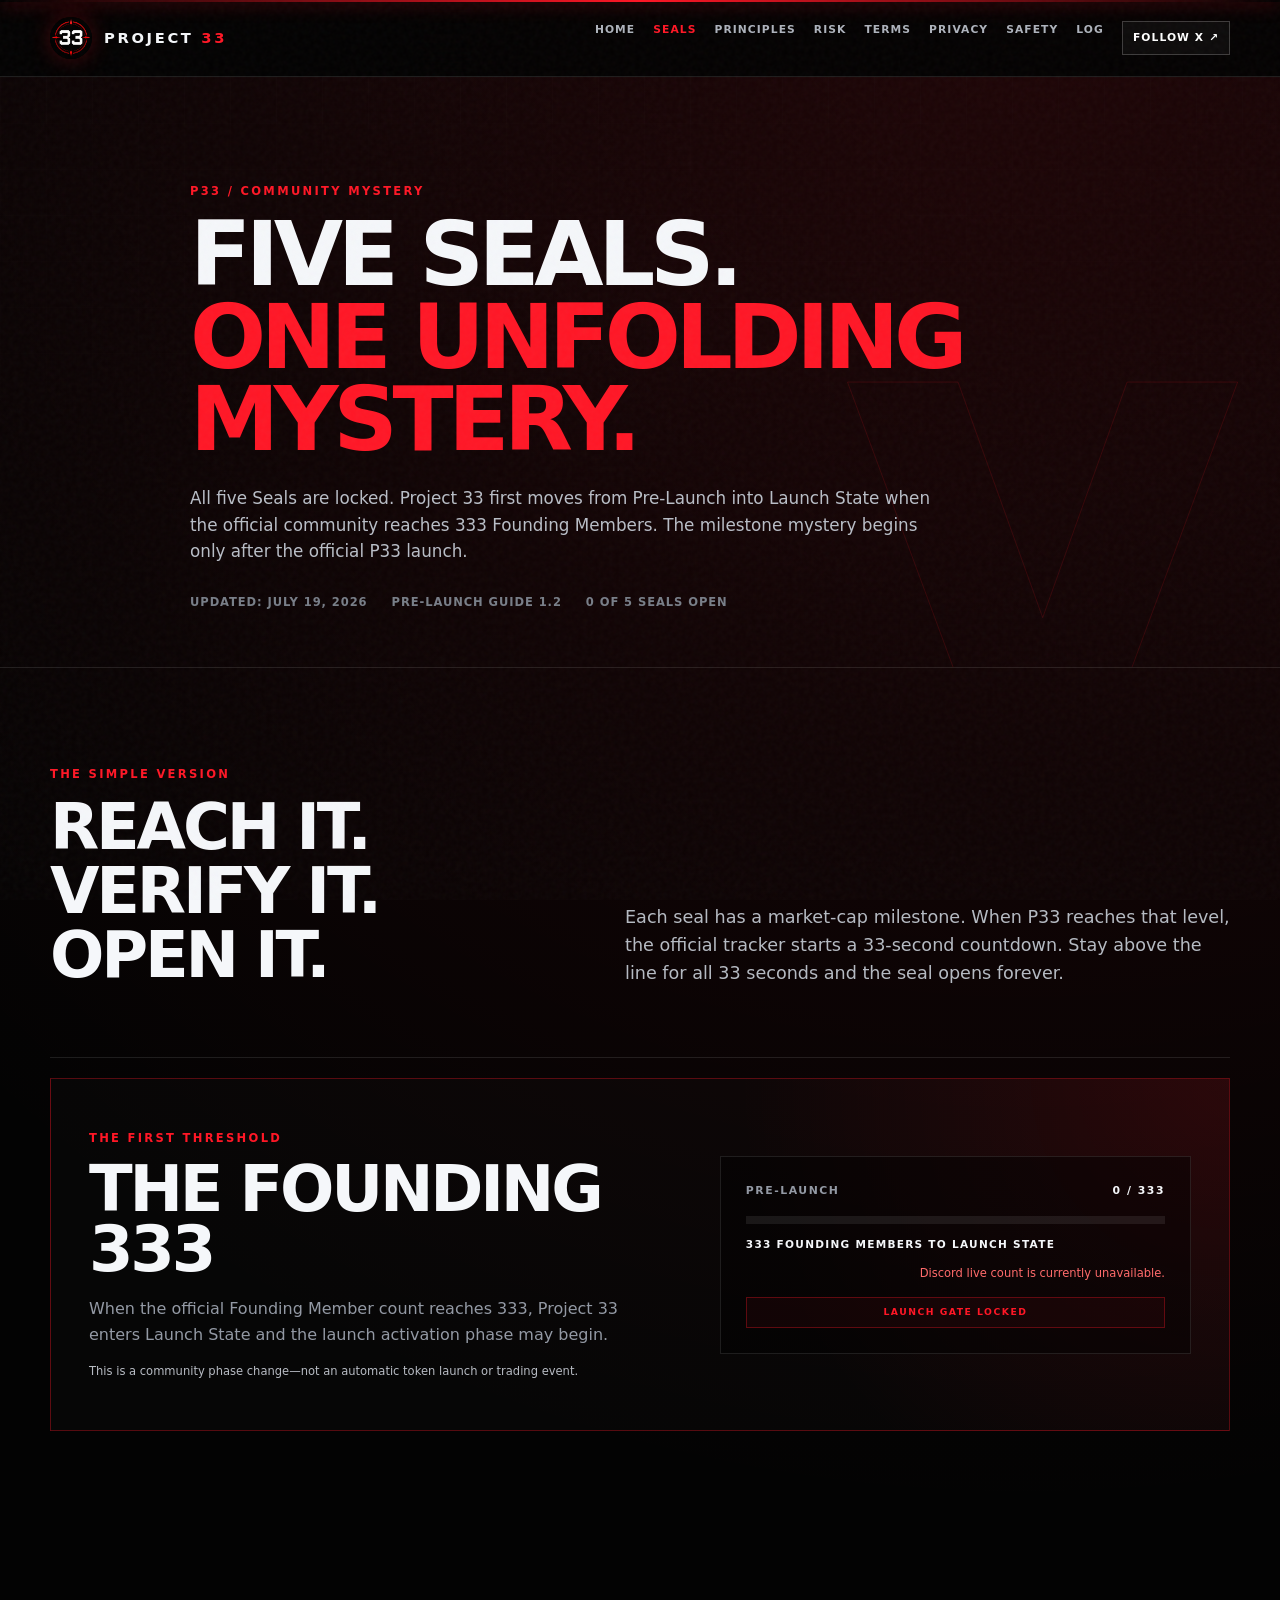
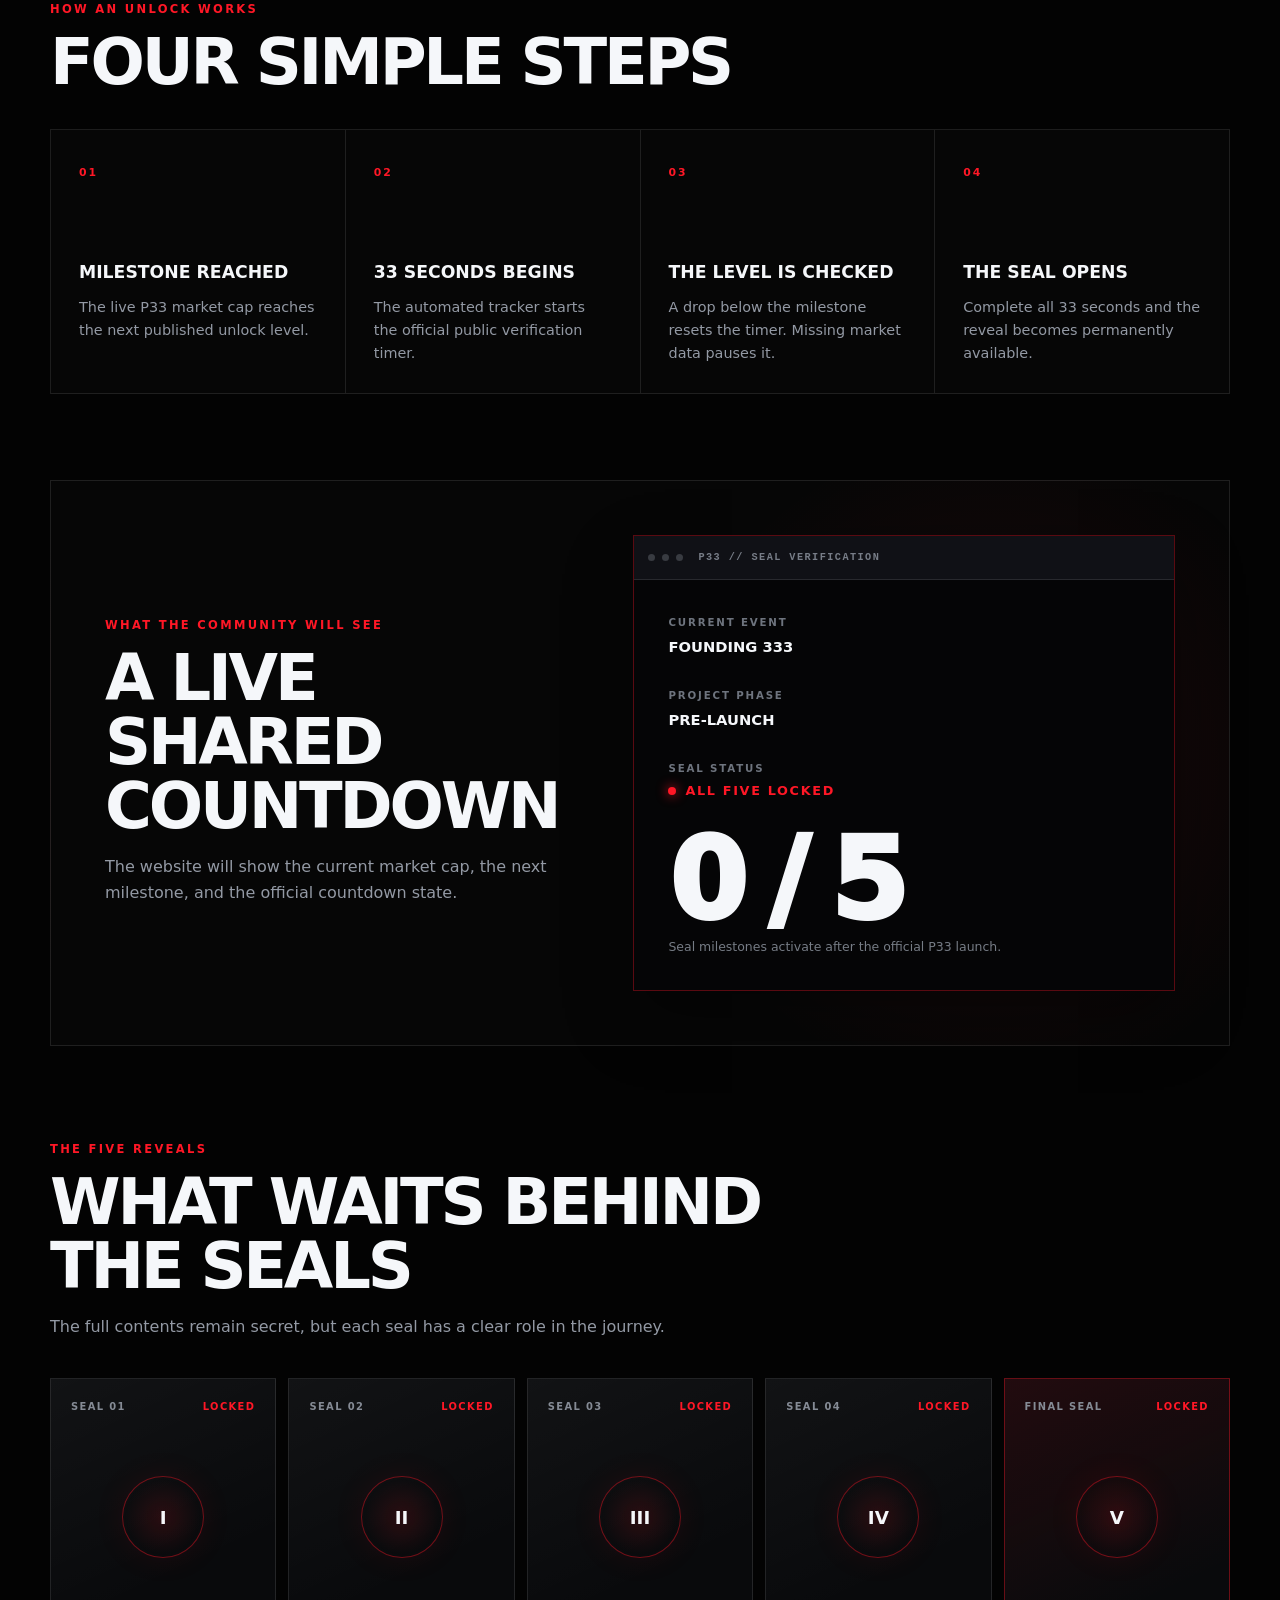
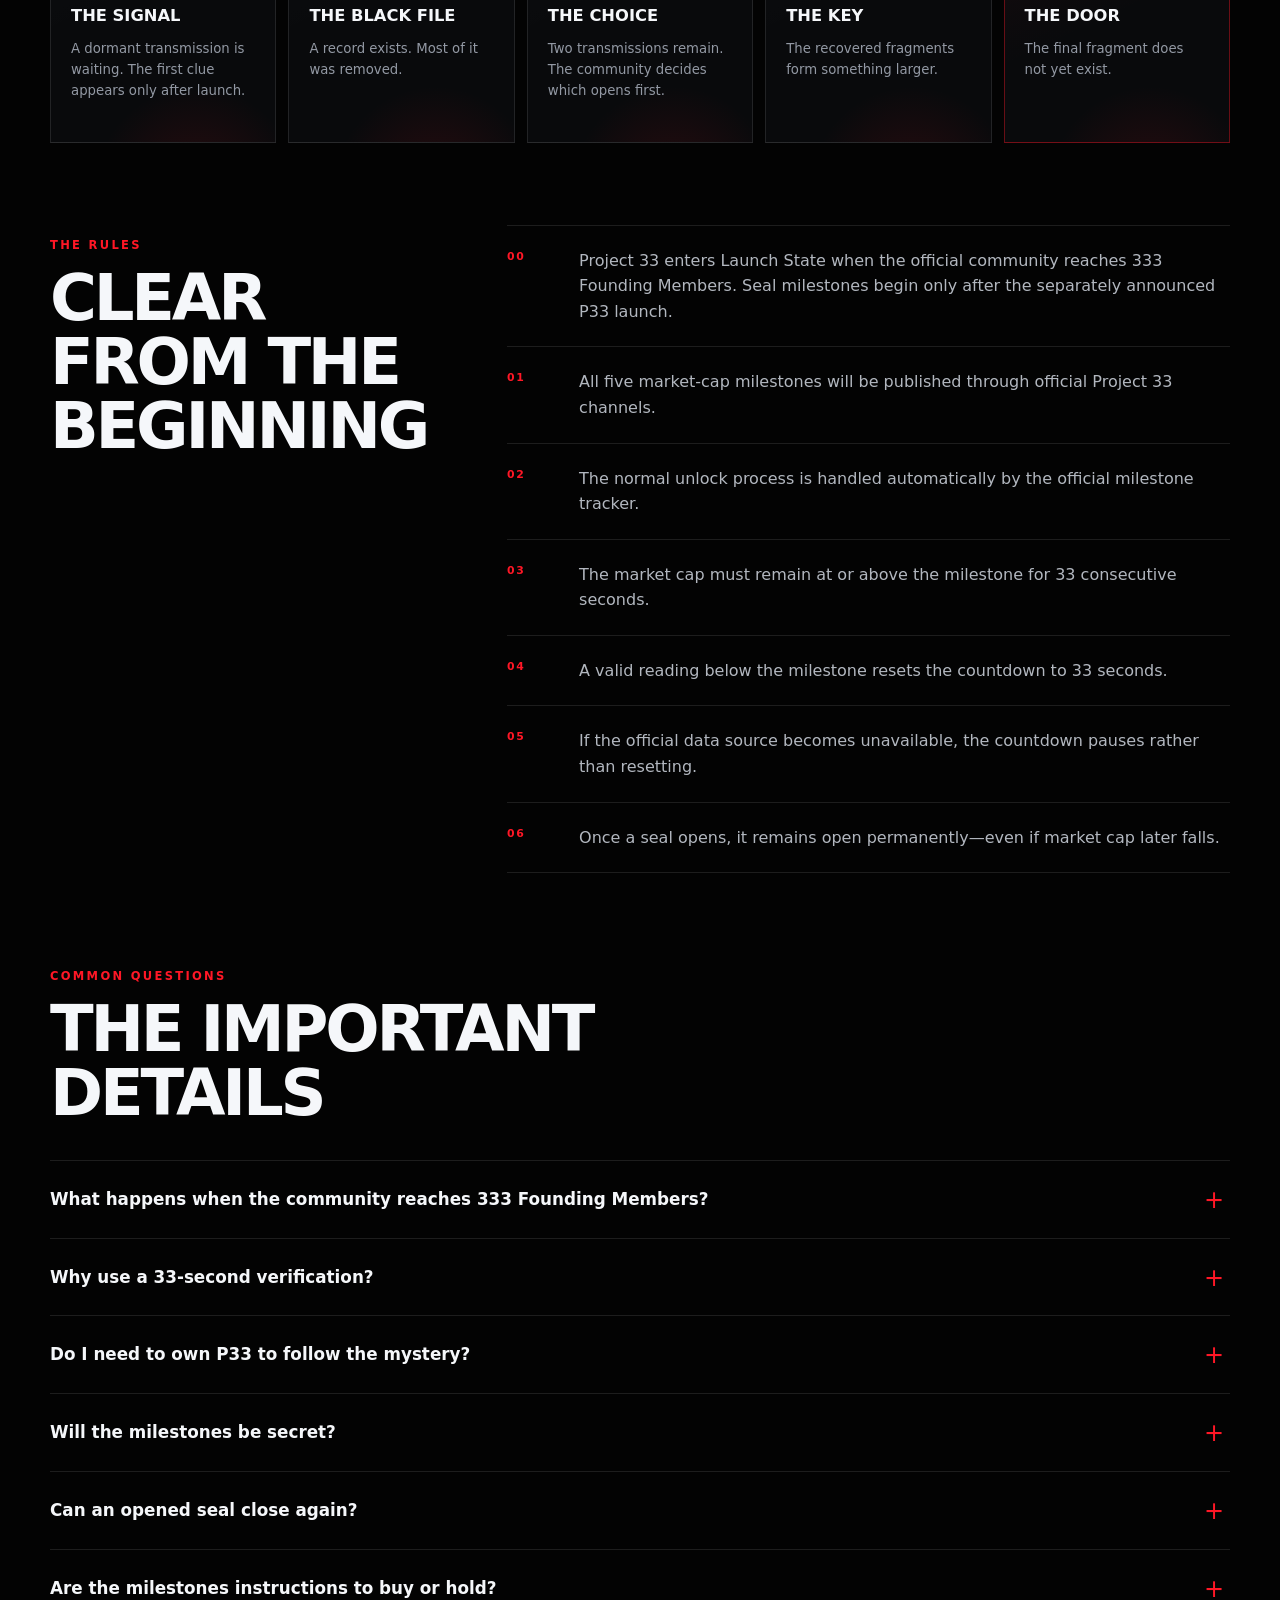
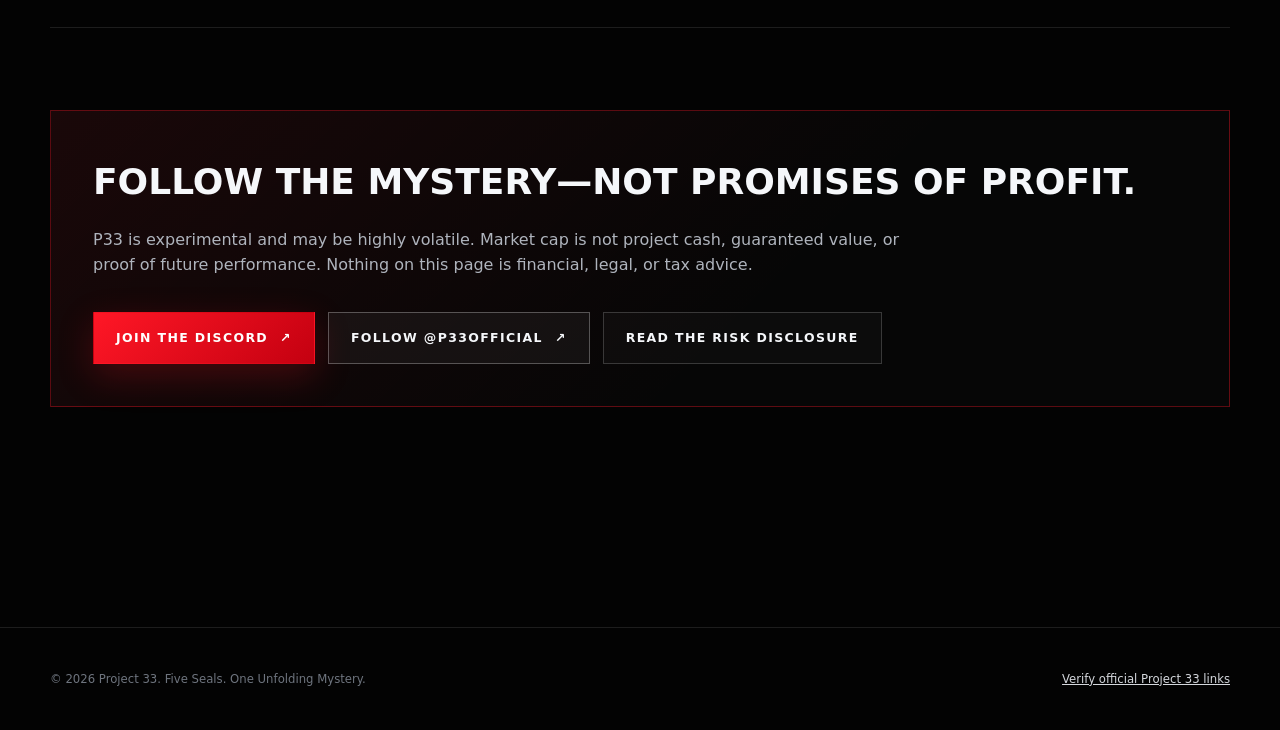
<file: seals.html>
<!DOCTYPE html>

<html lang="en">
<head>
<meta charset="utf-8"/>
<meta content="width=device-width, initial-scale=1" name="viewport"/>
<meta content="#050505" name="theme-color"/>
<title>The Five Seals — Pre-Launch | Project 33</title>
<meta content="All five Project 33 Seals are locked. Reach 333 Founding Members to move from Pre-Launch into Launch State." name="description"/>
<meta content="The Five Seals | Project 33" property="og:title"/>
<meta content="Five milestones. Five locked reveals. Each seal opens after a 33-second verification." property="og:description"/>
<meta content="website" property="og:type"/>
<meta content="https://project33.tech/seals.html" property="og:url"/>
<link href="https://project33.tech/seals.html" rel="canonical"/>
<meta content="Project 33" property="og:site_name"/>
<meta content="https://project33.tech/assets/project33-social-card-v2.jpg" property="og:image"/>
<meta content="https://project33.tech/assets/project33-social-card-v2.jpg" property="og:image:secure_url"/>
<meta content="image/jpeg" property="og:image:type"/>
<meta content="1200" property="og:image:width"/>
<meta content="630" property="og:image:height"/>
<meta content="Project 33 Five Seals mystery banner." property="og:image:alt"/>
<meta content="summary_large_image" name="twitter:card"/>
<meta content="@P33Official" name="twitter:site"/>
<meta content="The Five Seals — Pre-Launch | Project 33" name="twitter:title"/>
<meta content="All five Seals are locked. The Founding 333 unlocks Project 33 Launch State." name="twitter:description"/>
<meta content="https://project33.tech/assets/project33-social-card-v2.jpg" name="twitter:image"/>
<meta content="Project 33 Five Seals mystery banner." name="twitter:image:alt"/>
<link href="assets/favicon-32.png" rel="icon">
<link href="assets/apple-touch-icon.png" rel="apple-touch-icon"/>
<link href="styles.css" rel="stylesheet"/>
<link href="trust.css" rel="stylesheet"/>
<link href="mission.css" rel="stylesheet"/>
<link href="seals.css" rel="stylesheet"/>
</link></head>
<body class="trust-body seals-page-body">
<a class="skip-link" href="#content">Skip to content</a>
<div aria-hidden="true" class="noise"></div>
<div aria-hidden="true" class="top-line"></div>
<header class="trust-page-header">
<div class="container trust-page-nav">
<a aria-label="Project 33 home" class="brand" href="index.html">
<img alt="" src="assets/project33-logo.png"/>
<span>PROJECT <strong>33</strong></span>
</a>
<nav aria-label="Project information navigation" class="trust-page-links"><a href="index.html">Home</a>
<a aria-current="page" href="seals.html">Seals</a>
<a href="principles.html">Principles</a>
<a href="risk-disclosure.html">Risk</a>
<a href="terms.html">Terms</a>
<a href="privacy.html">Privacy</a>
<a href="official-links.html">Safety</a>
<a href="transparency.html">Log</a><a class="trust-x-link" href="https://x.com/P33Official" rel="noopener noreferrer" target="_blank">Follow X <span aria-hidden="true">↗</span></a></nav>
</div>
</header>
<section class="trust-hero seals-hero">
<div aria-hidden="true" class="seals-hero-grid"></div>
<div class="container trust-hero-inner">
<p class="trust-kicker">P33 / COMMUNITY MYSTERY</p>
<h1>FIVE SEALS.<br/><span>ONE UNFOLDING MYSTERY.</span></h1>
<p class="lead">All five Seals are locked. Project 33 first moves from Pre-Launch into Launch State when the official community reaches 333 Founding Members. The milestone mystery begins only after the official P33 launch.</p>
<div class="trust-meta">
<span>Updated: July 19, 2026</span>
<span>Pre-launch guide 1.2</span>
<span>0 of 5 Seals open</span>
</div>
</div>
</section>
<main class="trust-main seals-main" id="content">
<div class="container seals-page-layout">
<section class="seals-simple-intro">
<div>
<p class="section-number">THE SIMPLE VERSION</p>
<h2>Reach it. Verify it. Open it.</h2>
</div>
<p>
          Each seal has a market-cap milestone. When P33 reaches that level, the official tracker
          starts a 33-second countdown. Stay above the line for all 33 seconds and the seal opens forever.
        </p>
</section><section aria-labelledby="founding-gate-heading" class="seals-launch-gate">
<div class="seals-launch-gate-copy">
<p class="section-number">THE FIRST THRESHOLD</p>
<h2 id="founding-gate-heading">THE FOUNDING 333</h2>
<p data-launch-message="">Project 33 remains in Pre-Launch until the official Discord reaches 333 Founding Members. At that point the site enters Launch State and official launch activation may begin.</p>
<p class="launch-state-note">This is a community phase change—not an automatic token launch or trading event.</p>
</div>
<div class="seals-member-meter">
<div class="progress-header"><span data-launch-phase="">PRE-LAUNCH</span><strong><span data-member-count="">0</span> / <span data-member-goal="">333</span></strong></div>
<div aria-label="Founding community progress" aria-valuemax="333" aria-valuemin="0" aria-valuenow="0" class="progress-track" data-progress-track="" role="progressbar"><div class="progress-fill" data-progress-fill=""></div></div>
<p aria-live="polite" class="members-remaining" data-members-remaining="">333 FOUNDING MEMBERS TO LAUNCH STATE</p>
<p aria-live="polite" class="member-counter-status" data-member-counter-status="">Checking the official Project 33 Discord…</p>
<div class="launch-gate-badge" data-launch-state-badge="">LAUNCH GATE LOCKED</div>
</div>
</section>
<section aria-labelledby="unlock-heading" class="seals-process">
<div class="seals-process-heading">
<p class="section-number">HOW AN UNLOCK WORKS</p>
<h2 id="unlock-heading">Four simple steps</h2>
</div>
<div class="unlock-flow unlock-flow-page">
<article class="unlock-step">
<span>01</span>
<h3>Milestone reached</h3>
<p>The live P33 market cap reaches the next published unlock level.</p>
</article>
<article class="unlock-step">
<span>02</span>
<h3>33 seconds begins</h3>
<p>The automated tracker starts the official public verification timer.</p>
</article>
<article class="unlock-step">
<span>03</span>
<h3>The level is checked</h3>
<p>A drop below the milestone resets the timer. Missing market data pauses it.</p>
</article>
<article class="unlock-step">
<span>04</span>
<h3>The seal opens</h3>
<p>Complete all 33 seconds and the reveal becomes permanently available.</p>
</article>
</div>
</section>
<section aria-label="Example seal verification states" class="countdown-example">
<div class="countdown-example-copy">
<p class="section-number">WHAT THE COMMUNITY WILL SEE</p>
<h2>A live shared countdown</h2>
<p>The website will show the current market cap, the next milestone, and the official countdown state.</p>
</div>
<div class="countdown-terminal">
<div class="terminal-bar">
<span></span><span></span><span></span>
<p>P33 // SEAL VERIFICATION</p>
</div>
<div class="countdown-terminal-body"><p class="terminal-label">CURRENT EVENT</p><strong>FOUNDING 333</strong><p class="terminal-label">PROJECT PHASE</p><strong data-launch-phase="">PRE-LAUNCH</strong><p class="terminal-label">SEAL STATUS</p><div class="terminal-status"><span></span> ALL FIVE LOCKED</div><div class="terminal-count">0 / 5</div><p class="terminal-caption">Seal milestones activate after the official P33 launch.</p></div>
</div>
</section>
<section aria-labelledby="lineup-heading" class="seals-lineup">
<div class="seals-process-heading">
<p class="section-number">THE FIVE REVEALS</p>
<h2 id="lineup-heading">What waits behind the seals</h2>
<p>The full contents remain secret, but each seal has a clear role in the journey.</p>
</div>
<div class="seal-deck seal-deck-page">
<article class="seal-card">
<div class="seal-card-top"><span>SEAL 01</span><span class="seal-status">LOCKED</span></div>
<div class="seal-glyph">I</div>
<h3>The Signal</h3>
<p>A dormant transmission is waiting. The first clue appears only after launch.</p>
</article>
<article class="seal-card">
<div class="seal-card-top"><span>SEAL 02</span><span class="seal-status">LOCKED</span></div>
<div class="seal-glyph">II</div>
<h3>The Black File</h3>
<p>A record exists. Most of it was removed.</p>
</article>
<article class="seal-card">
<div class="seal-card-top"><span>SEAL 03</span><span class="seal-status">LOCKED</span></div>
<div class="seal-glyph">III</div>
<h3>The Choice</h3>
<p>Two transmissions remain. The community decides which opens first.</p>
</article>
<article class="seal-card">
<div class="seal-card-top"><span>SEAL 04</span><span class="seal-status">LOCKED</span></div>
<div class="seal-glyph">IV</div>
<h3>The Key</h3>
<p>The recovered fragments form something larger.</p>
</article>
<article class="seal-card seal-card-final">
<div class="seal-card-top"><span>FINAL SEAL</span><span class="seal-status">LOCKED</span></div>
<div class="seal-glyph">V</div>
<h3>The Door</h3>
<p>The final fragment does not yet exist.</p>
</article>
</div>
</section>
<section aria-labelledby="rules-heading" class="seal-rules">
<div class="seal-rules-title">
<p class="section-number">THE RULES</p>
<h2 id="rules-heading">Clear from the beginning</h2>
</div>
<div class="seal-rules-list">
<div><span>00</span><p>Project 33 enters Launch State when the official community reaches 333 Founding Members. Seal milestones begin only after the separately announced P33 launch.</p></div><div><span>01</span><p>All five market-cap milestones will be published through official Project 33 channels.</p></div>
<div><span>02</span><p>The normal unlock process is handled automatically by the official milestone tracker.</p></div>
<div><span>03</span><p>The market cap must remain at or above the milestone for 33 consecutive seconds.</p></div>
<div><span>04</span><p>A valid reading below the milestone resets the countdown to 33 seconds.</p></div>
<div><span>05</span><p>If the official data source becomes unavailable, the countdown pauses rather than resetting.</p></div>
<div><span>06</span><p>Once a seal opens, it remains open permanently—even if market cap later falls.</p></div>
</div>
</section>
<section aria-labelledby="seals-faq-heading" class="seals-faq">
<div class="seals-process-heading">
<p class="section-number">COMMON QUESTIONS</p>
<h2 id="seals-faq-heading">The important details</h2>
</div>
<div class="faq-list"><details class="faq-item"><summary>What happens when the community reaches 333 Founding Members?</summary><p>The public project phase changes from Pre-Launch to Launch State. This allows official launch activation to begin, but does not automatically deploy P33, start trading, or open a Seal.</p></details>
<details class="faq-item">
<summary>Why use a 33-second verification?</summary>
<p>It prevents a single instant market-cap spike from opening a seal while keeping the moment fast, visible, and fun for the community.</p>
</details>
<details class="faq-item">
<summary>Do I need to own P33 to follow the mystery?</summary>
<p>No. The unlocked reveals and public investigation are intended to be viewable by the community. Participation in discussion does not require a purchase.</p>
</details>
<details class="faq-item">
<summary>Will the milestones be secret?</summary>
<p>No. The unlock levels will be announced publicly through project33.tech and official Project 33 channels.</p>
</details>
<details class="faq-item">
<summary>Can an opened seal close again?</summary>
<p>No. Once the 33-second verification completes, that seal is permanently unlocked.</p>
</details>
<details class="faq-item">
<summary>Are the milestones instructions to buy or hold?</summary>
<p>No. They are entertainment triggers for a community mystery. Project 33 does not ask participants to coordinate purchases or maintain a market-cap level.</p>
</details>
</div>
</section>
<section class="seals-disclaimer">
<strong>Follow the mystery—not promises of profit.</strong>
<p>
          P33 is experimental and may be highly volatile. Market cap is not project cash, guaranteed value,
          or proof of future performance. Nothing on this page is financial, legal, or tax advice.
        </p>
<div class="hero-actions">
<a class="button button-primary" href="https://discord.gg/6aAxzhkwvJ" rel="noopener noreferrer" target="_blank">Join the Discord <span aria-hidden="true">↗</span></a>
<a class="button button-secondary button-x" href="https://x.com/P33Official" rel="noopener noreferrer" target="_blank">Follow @P33Official <span aria-hidden="true">↗</span></a>
<a class="button button-secondary" href="risk-disclosure.html">Read the risk disclosure</a>
</div>
</section>
</div>
</main>
<footer class="page-footer">
<div class="container page-footer-grid">
<p>© 2026 Project 33. Five Seals. One Unfolding Mystery.</p>
<p><a href="official-links.html">Verify official Project 33 links</a></p>
</div>
</footer>
<script src="config.js?v=20260719-2"></script><script src="script.js?v=20260719-4"></script></body>
</html>
</file>
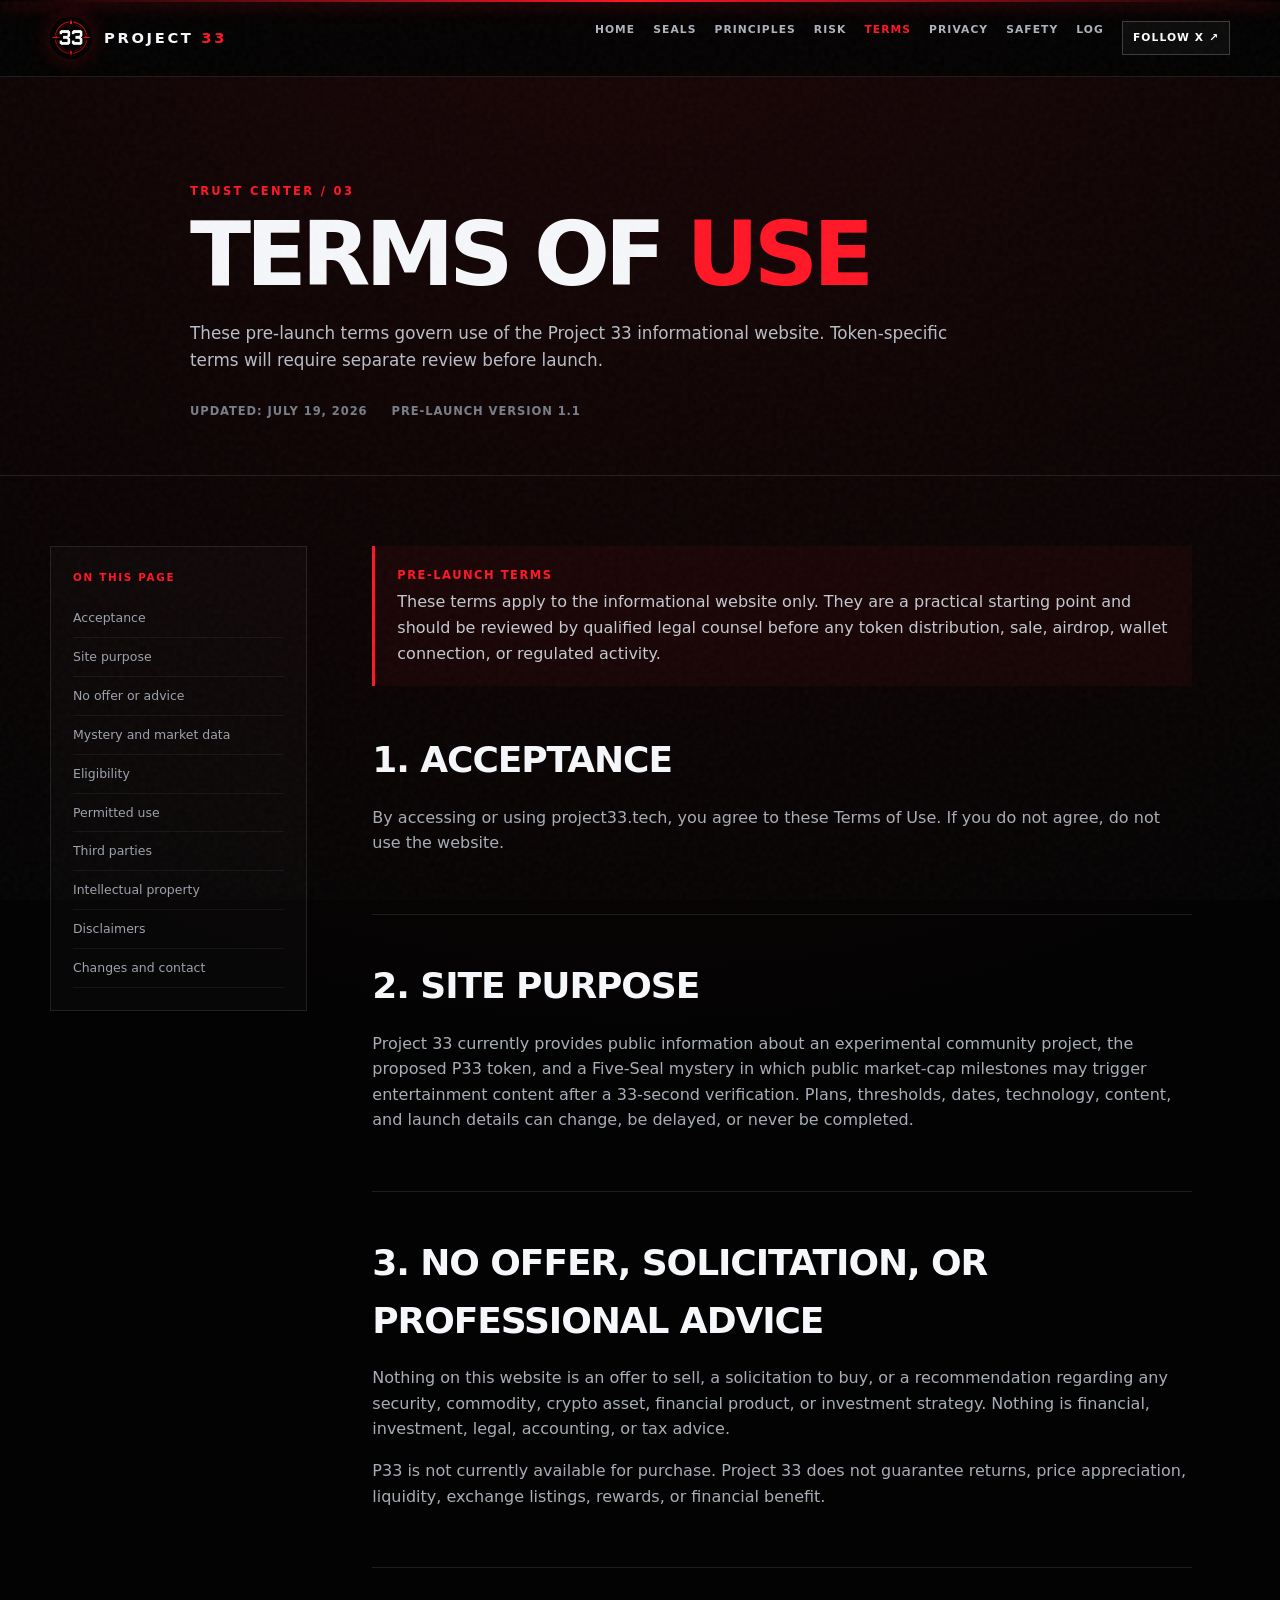
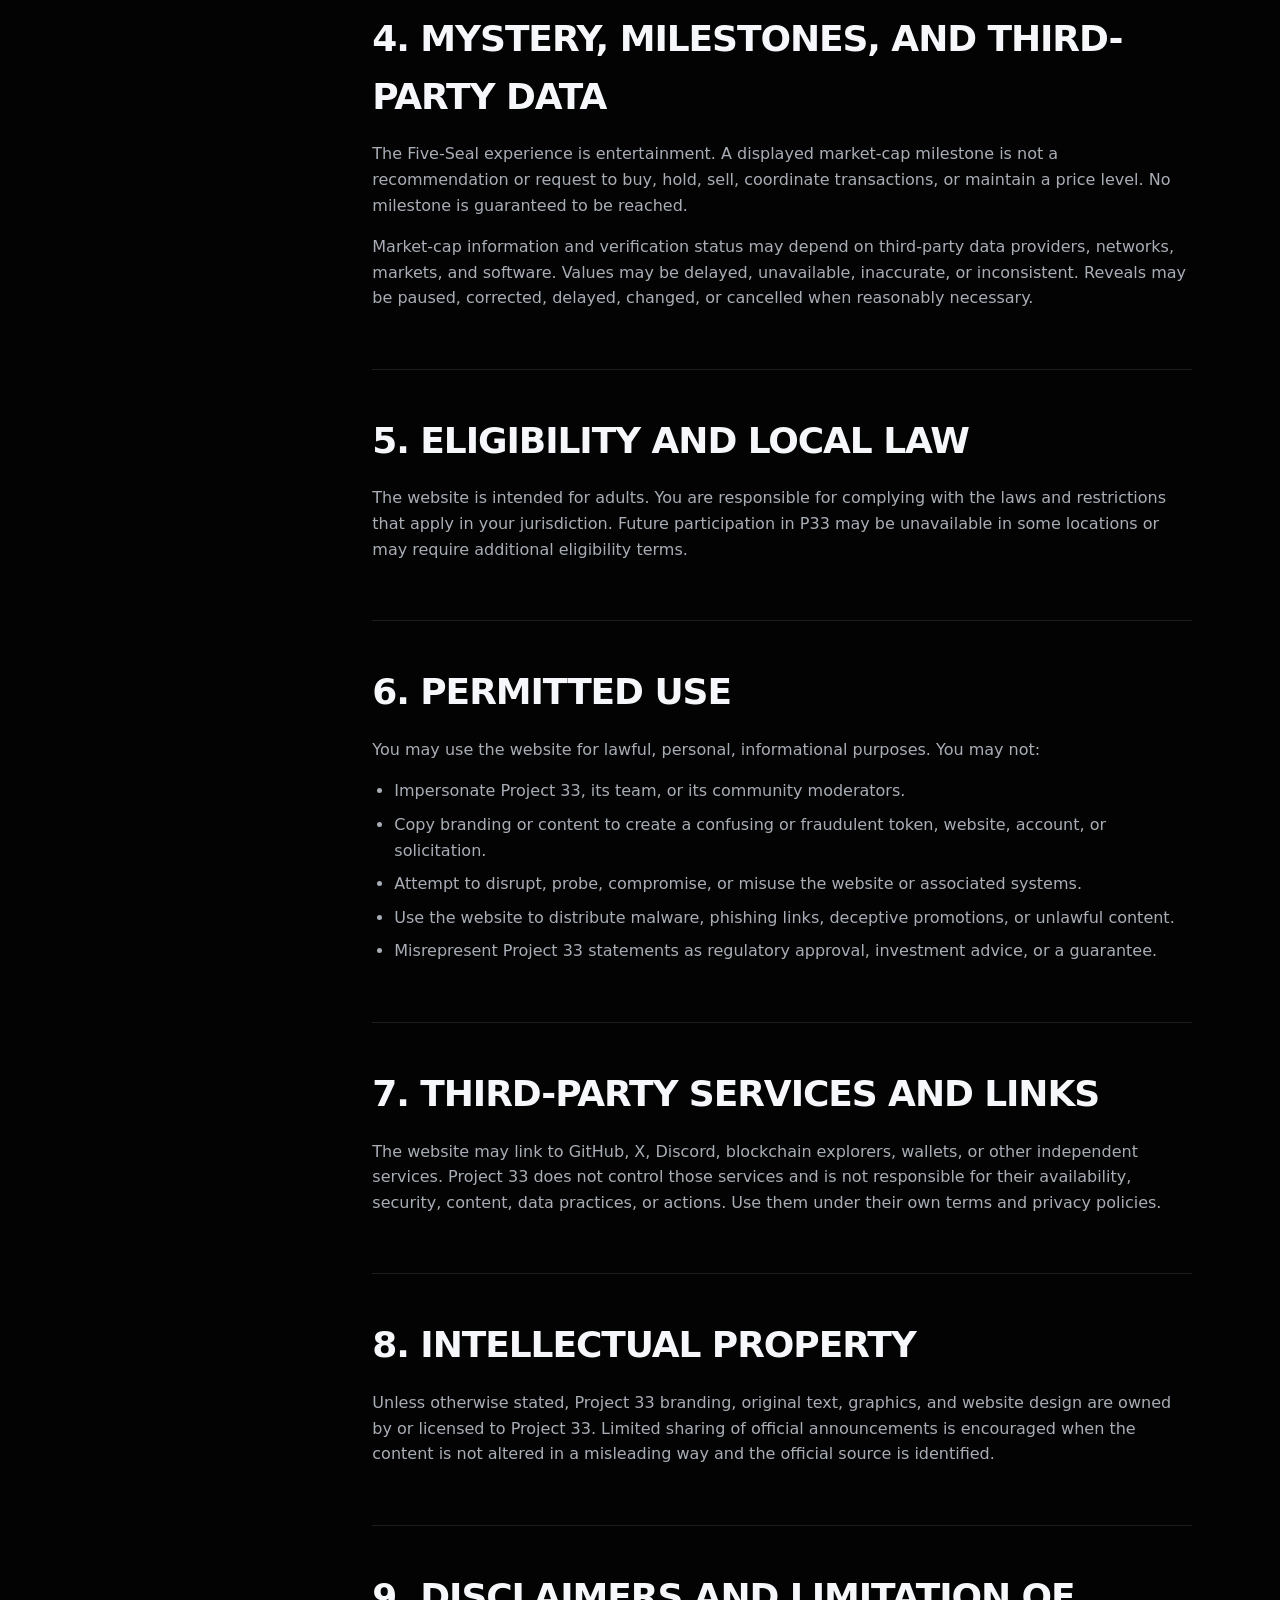
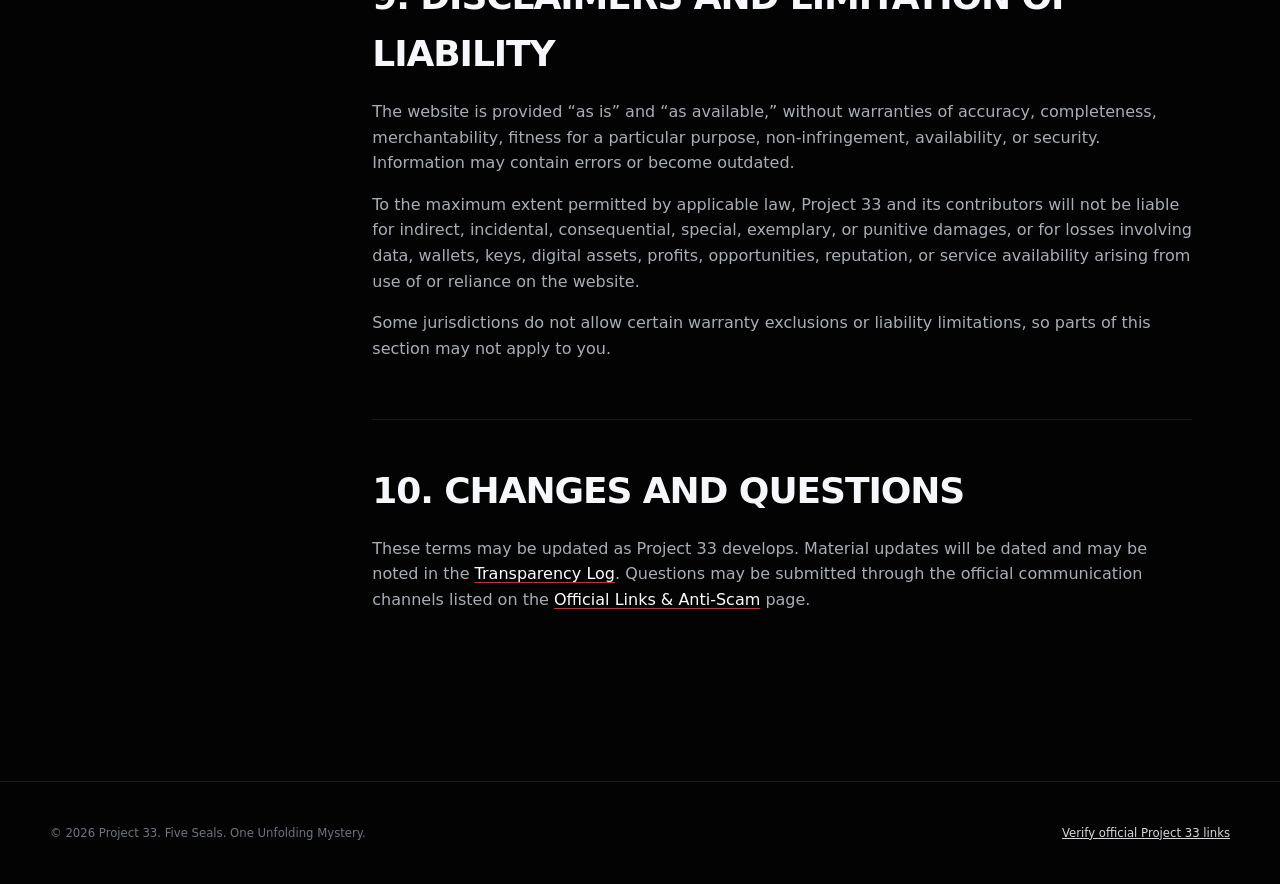
<file: terms.html>
<!DOCTYPE html>

<html lang="en">
<head>
<meta charset="utf-8"/>
<meta content="width=device-width, initial-scale=1" name="viewport"/>
<meta content="#050505" name="theme-color"/>
<title>Terms of Use | Project 33</title>
<meta content="Pre-launch terms governing use of the Project 33 informational website." name="description"/>
<link href="https://project33.tech/terms.html" rel="canonical"/>
<link href="assets/favicon-32.png" rel="icon"/>
<link href="assets/apple-touch-icon.png" rel="apple-touch-icon"/>
<link href="styles.css" rel="stylesheet"/>
<link href="trust.css" rel="stylesheet"/>
</head>
<body class="trust-body">
<a class="skip-link" href="#content">Skip to content</a>
<div aria-hidden="true" class="noise"></div>
<div aria-hidden="true" class="top-line"></div>
<header class="trust-page-header">
<div class="container trust-page-nav">
<a aria-label="Project 33 home" class="brand" href="index.html">
<img alt="" src="assets/project33-logo.png"/>
<span>PROJECT <strong>33</strong></span>
</a>
<nav aria-label="Trust center navigation" class="trust-page-links"><a href="index.html">Home</a>
<a href="seals.html">Seals</a>
<a href="principles.html">Principles</a>
<a href="risk-disclosure.html">Risk</a>
<a aria-current="page" href="terms.html">Terms</a>
<a href="privacy.html">Privacy</a>
<a href="official-links.html">Safety</a>
<a href="transparency.html">Log</a><a class="trust-x-link" href="https://x.com/P33Official" rel="noopener noreferrer" target="_blank">Follow X <span aria-hidden="true">↗</span></a></nav>
</div>
</header>
<section class="trust-hero">
<div class="container trust-hero-inner">
<p class="trust-kicker">TRUST CENTER / 03</p>
<h1>TERMS OF <span>USE</span></h1>
<p class="lead">These pre-launch terms govern use of the Project 33 informational website. Token-specific terms will require separate review before launch.</p>
<div class="trust-meta">
<span>Updated: July 19, 2026</span>
<span>Pre-launch version 1.1</span>
</div>
</div>
</section>
<main class="trust-main" id="content">
<div class="container trust-layout">
<aside class="trust-sidebar"><p>On this page</p><a href="#acceptance">Acceptance</a><a href="#site">Site purpose</a><a href="#not-offer">No offer or advice</a><a href="#mystery">Mystery and market data</a><a href="#eligibility">Eligibility</a><a href="#conduct">Permitted use</a><a href="#third-party">Third parties</a><a href="#ip">Intellectual property</a><a href="#disclaimers">Disclaimers</a><a href="#changes">Changes and contact</a></aside>
<div class="trust-content">
<div class="trust-notice">
<strong>Pre-launch terms</strong>
          These terms apply to the informational website only. They are a practical starting point and should be reviewed by qualified legal counsel before any token distribution, sale, airdrop, wallet connection, or regulated activity.
        </div>
<section class="trust-section" id="acceptance">
<h2>1. Acceptance</h2>
<p>By accessing or using project33.tech, you agree to these Terms of Use. If you do not agree, do not use the website.</p>
</section>
<section class="trust-section" id="site">
<h2>2. Site purpose</h2>
<p>Project 33 currently provides public information about an experimental community project, the proposed P33 token, and a Five-Seal mystery in which public market-cap milestones may trigger entertainment content after a 33-second verification. Plans, thresholds, dates, technology, content, and launch details can change, be delayed, or never be completed.</p>
</section>
<section class="trust-section" id="not-offer">
<h2>3. No offer, solicitation, or professional advice</h2>
<p>Nothing on this website is an offer to sell, a solicitation to buy, or a recommendation regarding any security, commodity, crypto asset, financial product, or investment strategy. Nothing is financial, investment, legal, accounting, or tax advice.</p>
<p>P33 is not currently available for purchase. Project 33 does not guarantee returns, price appreciation, liquidity, exchange listings, rewards, or financial benefit.</p>
</section><section class="trust-section" id="mystery"><h2>4. Mystery, milestones, and third-party data</h2><p>The Five-Seal experience is entertainment. A displayed market-cap milestone is not a recommendation or request to buy, hold, sell, coordinate transactions, or maintain a price level. No milestone is guaranteed to be reached.</p><p>Market-cap information and verification status may depend on third-party data providers, networks, markets, and software. Values may be delayed, unavailable, inaccurate, or inconsistent. Reveals may be paused, corrected, delayed, changed, or cancelled when reasonably necessary.</p></section>
<section class="trust-section" id="eligibility">
<h2>5. Eligibility and local law</h2>
<p>The website is intended for adults. You are responsible for complying with the laws and restrictions that apply in your jurisdiction. Future participation in P33 may be unavailable in some locations or may require additional eligibility terms.</p>
</section>
<section class="trust-section" id="conduct">
<h2>6. Permitted use</h2>
<p>You may use the website for lawful, personal, informational purposes. You may not:</p>
<ul>
<li>Impersonate Project 33, its team, or its community moderators.</li>
<li>Copy branding or content to create a confusing or fraudulent token, website, account, or solicitation.</li>
<li>Attempt to disrupt, probe, compromise, or misuse the website or associated systems.</li>
<li>Use the website to distribute malware, phishing links, deceptive promotions, or unlawful content.</li>
<li>Misrepresent Project 33 statements as regulatory approval, investment advice, or a guarantee.</li>
</ul>
</section>
<section class="trust-section" id="third-party">
<h2>7. Third-party services and links</h2>
<p>The website may link to GitHub, X, Discord, blockchain explorers, wallets, or other independent services. Project 33 does not control those services and is not responsible for their availability, security, content, data practices, or actions. Use them under their own terms and privacy policies.</p>
</section>
<section class="trust-section" id="ip">
<h2>8. Intellectual property</h2>
<p>Unless otherwise stated, Project 33 branding, original text, graphics, and website design are owned by or licensed to Project 33. Limited sharing of official announcements is encouraged when the content is not altered in a misleading way and the official source is identified.</p>
</section>
<section class="trust-section" id="disclaimers">
<h2>9. Disclaimers and limitation of liability</h2>
<p>The website is provided “as is” and “as available,” without warranties of accuracy, completeness, merchantability, fitness for a particular purpose, non-infringement, availability, or security. Information may contain errors or become outdated.</p>
<p>To the maximum extent permitted by applicable law, Project 33 and its contributors will not be liable for indirect, incidental, consequential, special, exemplary, or punitive damages, or for losses involving data, wallets, keys, digital assets, profits, opportunities, reputation, or service availability arising from use of or reliance on the website.</p>
<p>Some jurisdictions do not allow certain warranty exclusions or liability limitations, so parts of this section may not apply to you.</p>
</section>
<section class="trust-section" id="changes">
<h2>10. Changes and questions</h2>
<p>These terms may be updated as Project 33 develops. Material updates will be dated and may be noted in the <a href="transparency.html">Transparency Log</a>. Questions may be submitted through the official communication channels listed on the <a href="official-links.html">Official Links &amp; Anti-Scam</a> page.</p>
</section>
</div>
</div>
</main>
<footer class="page-footer">
<div class="container page-footer-grid">
<p>© 2026 Project 33. Five Seals. One Unfolding Mystery.</p>
<p><a href="official-links.html">Verify official Project 33 links</a></p>
</div>
</footer>
</body>
</html>
</file>
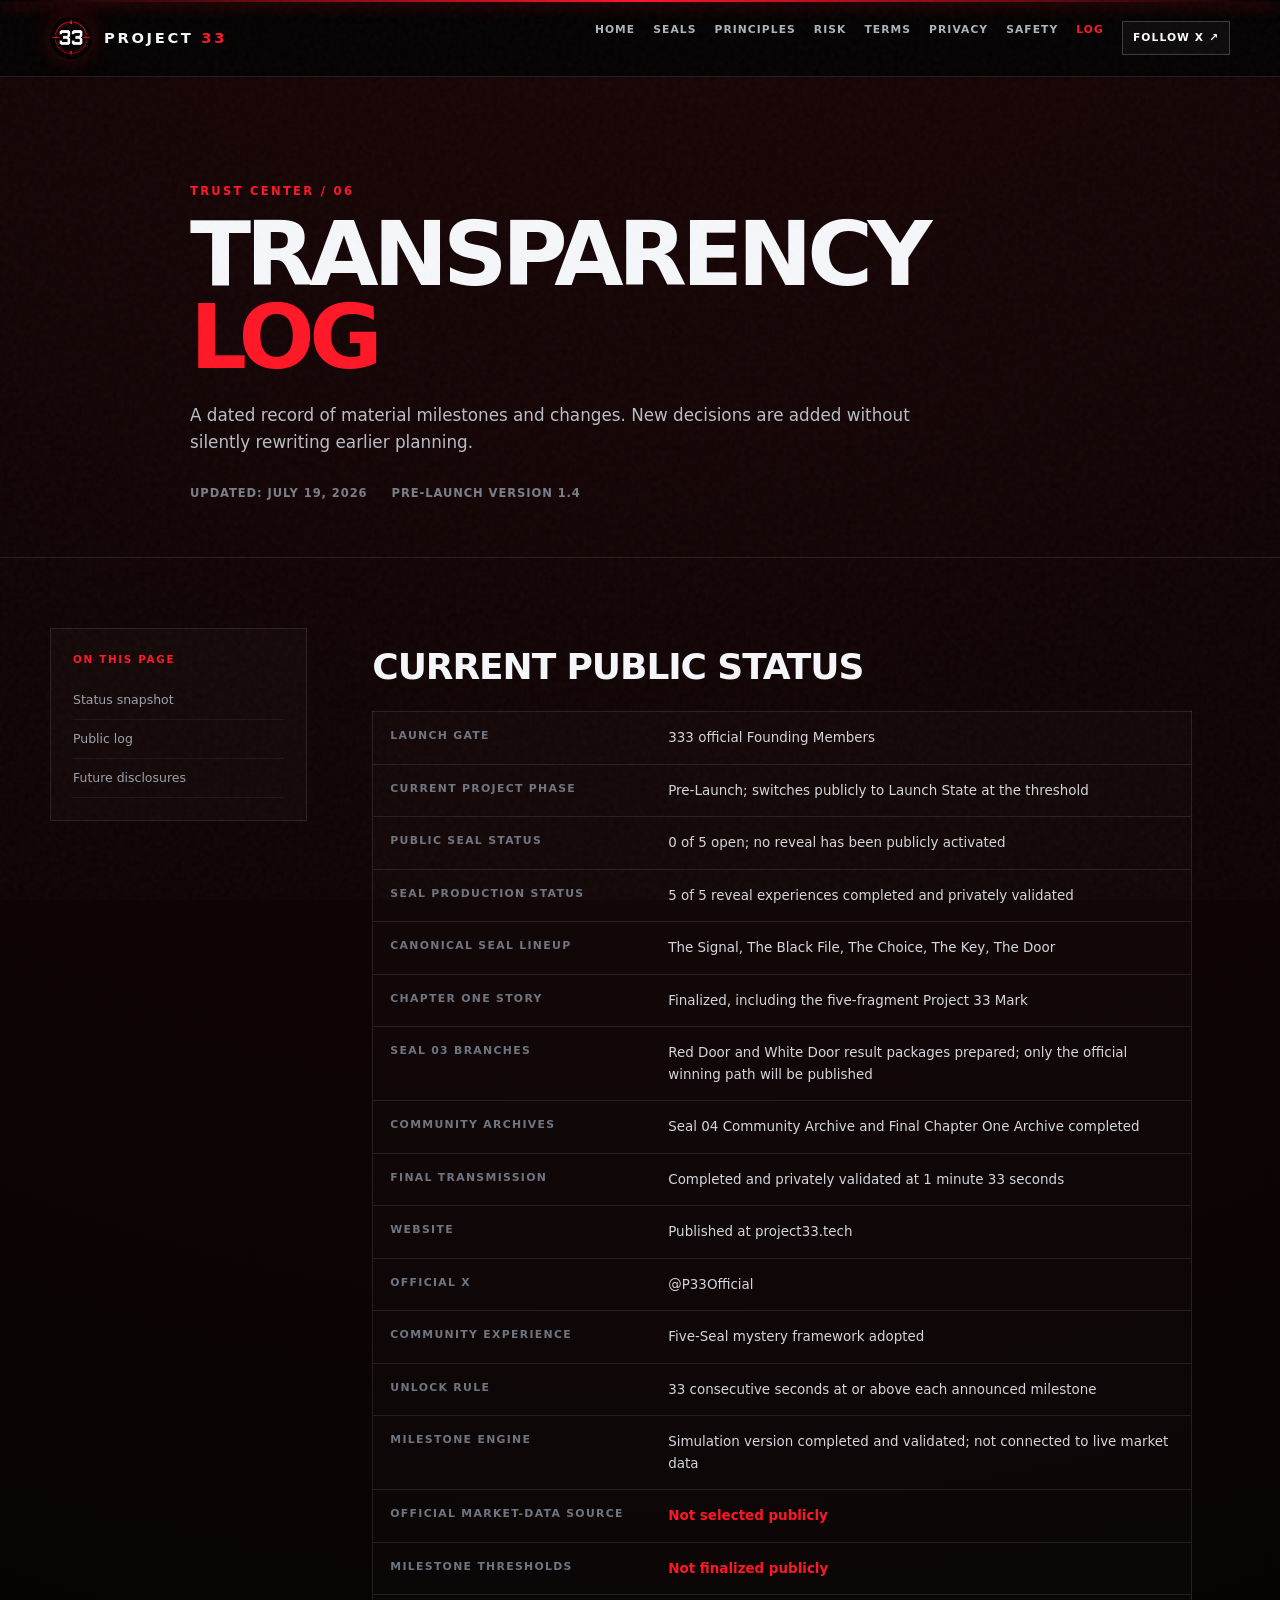
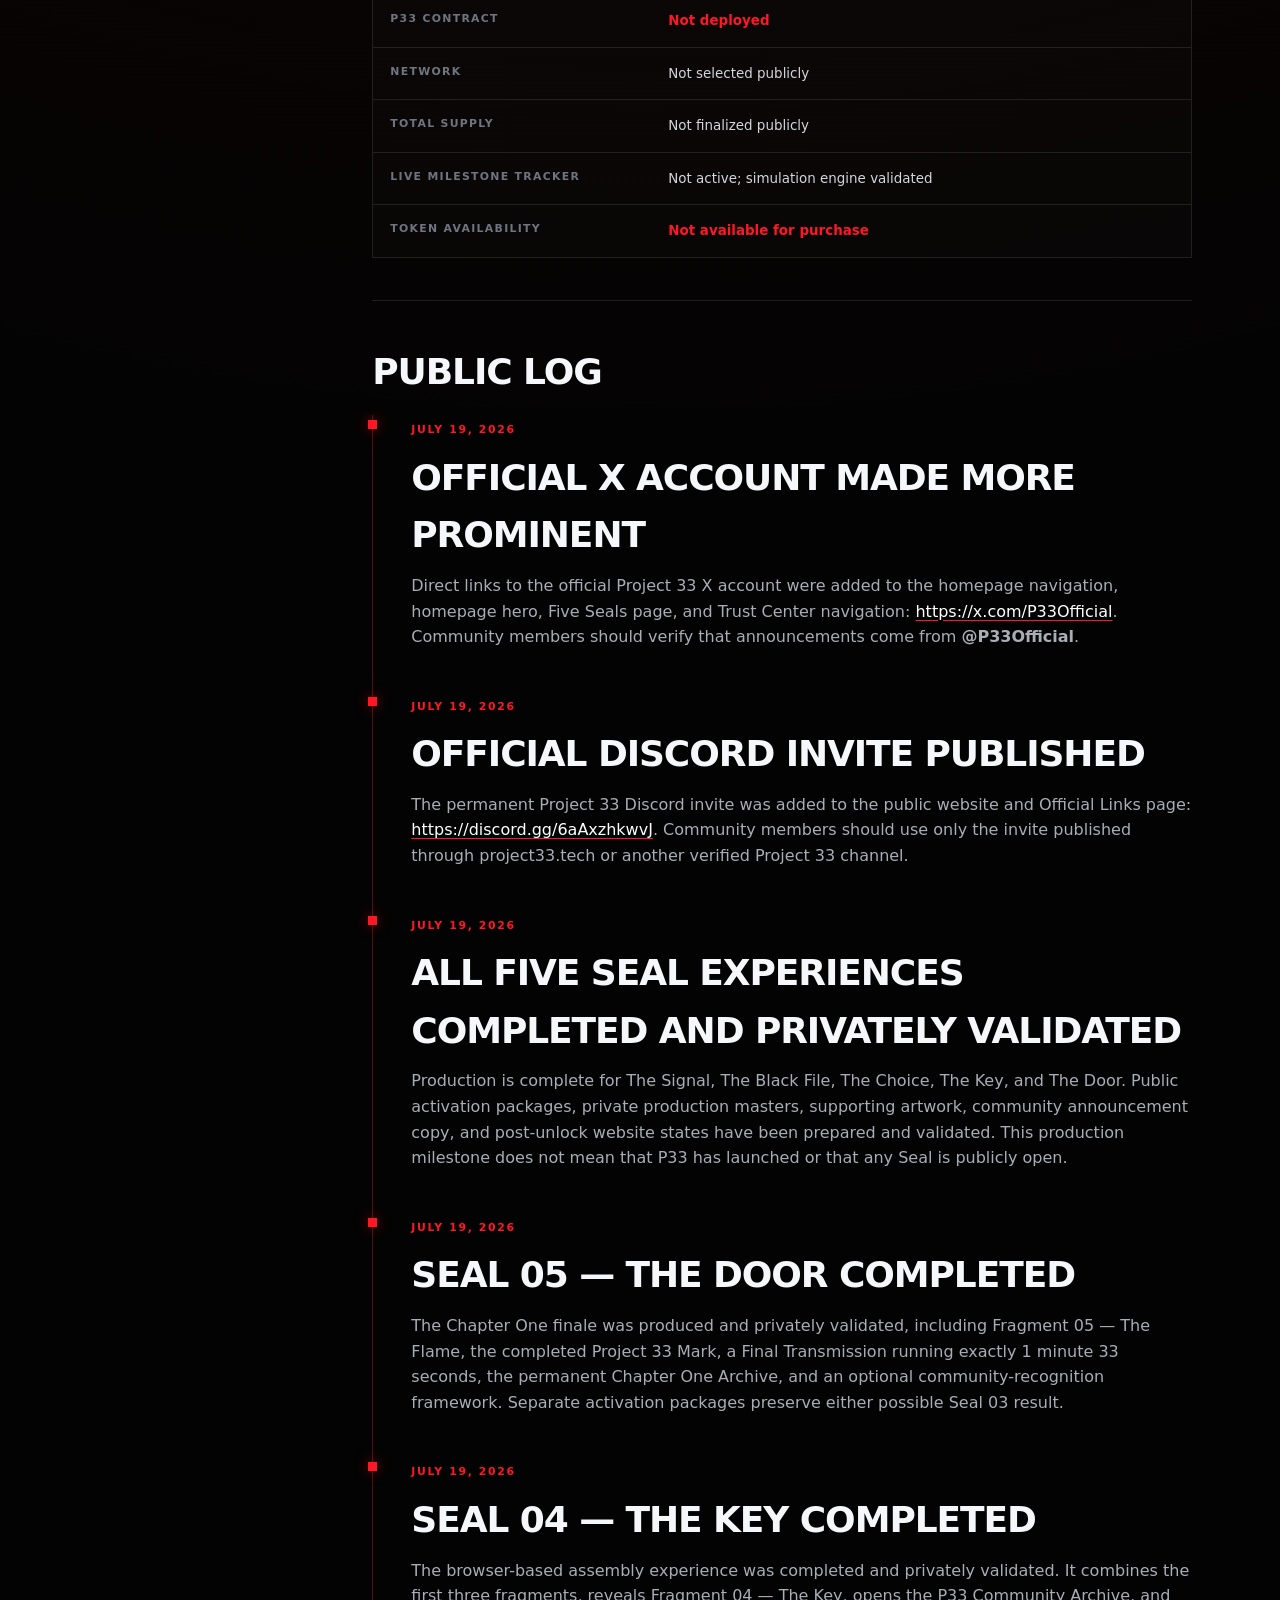
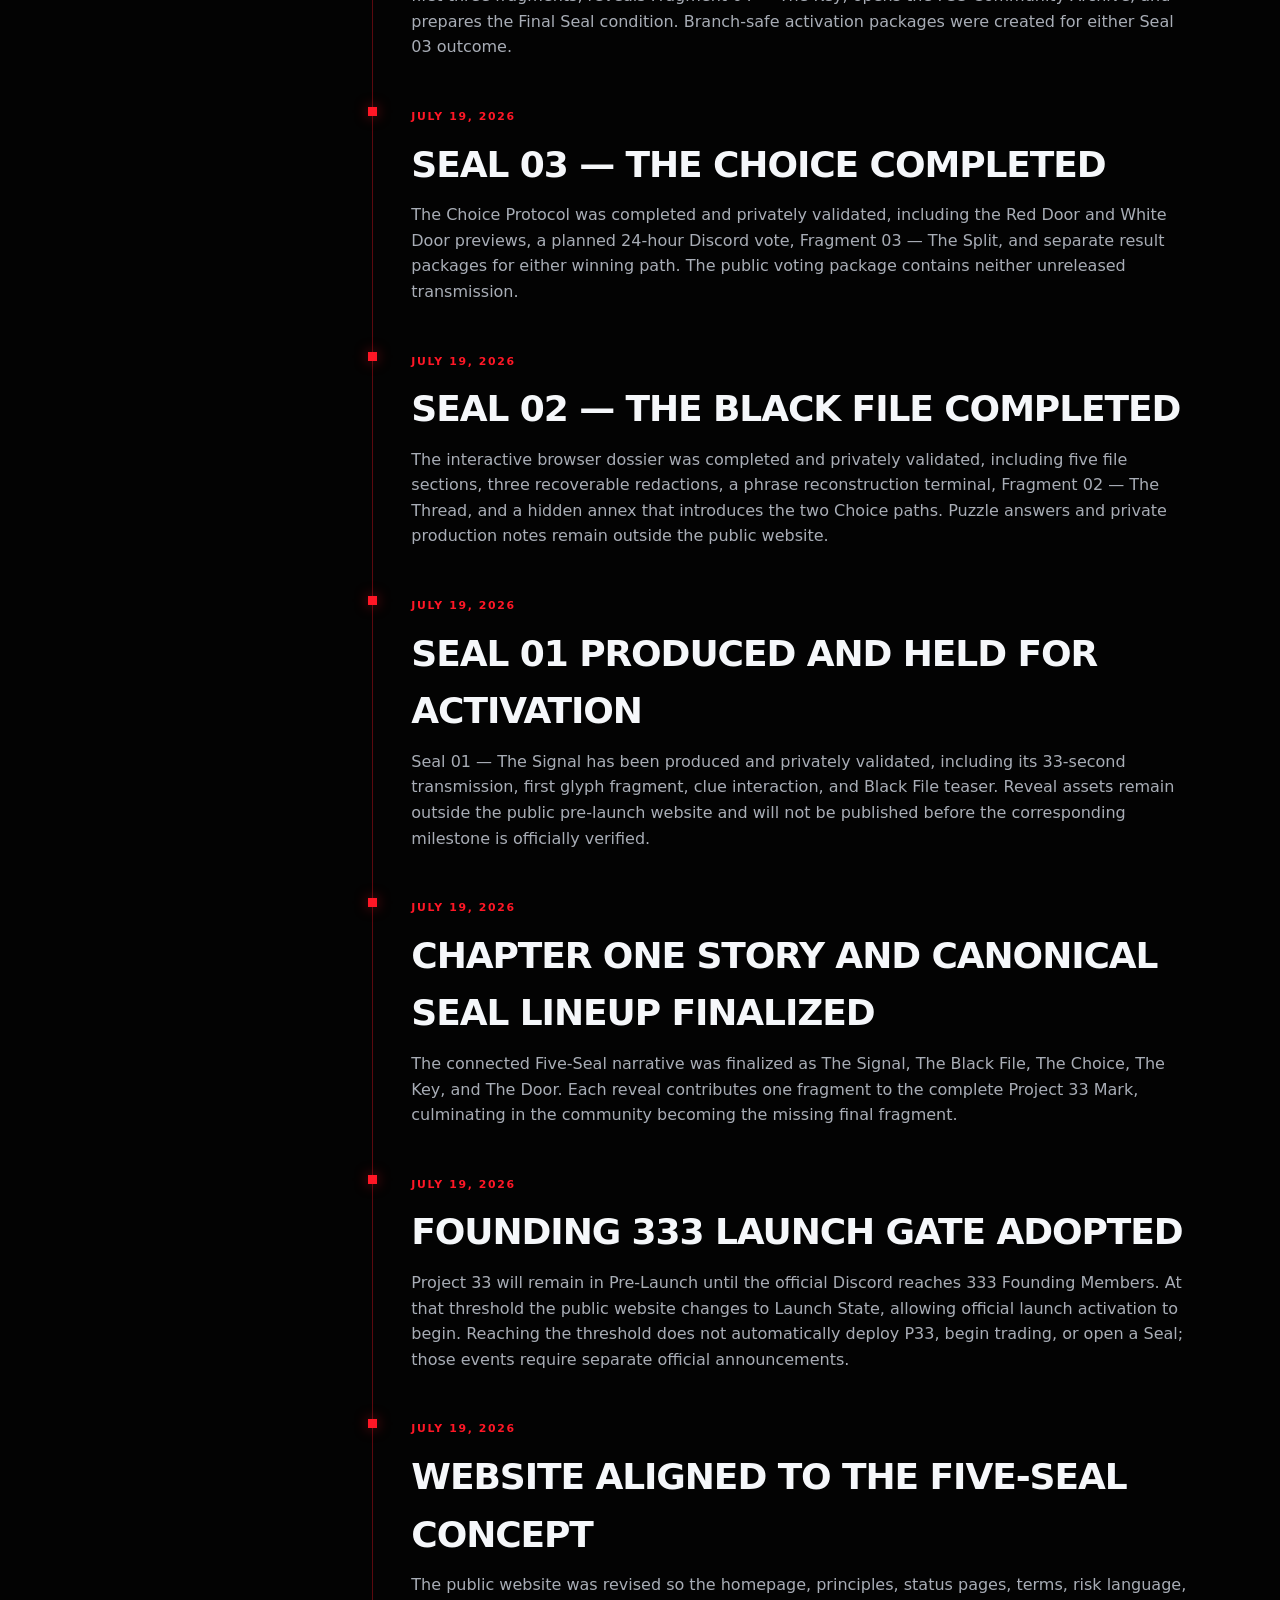
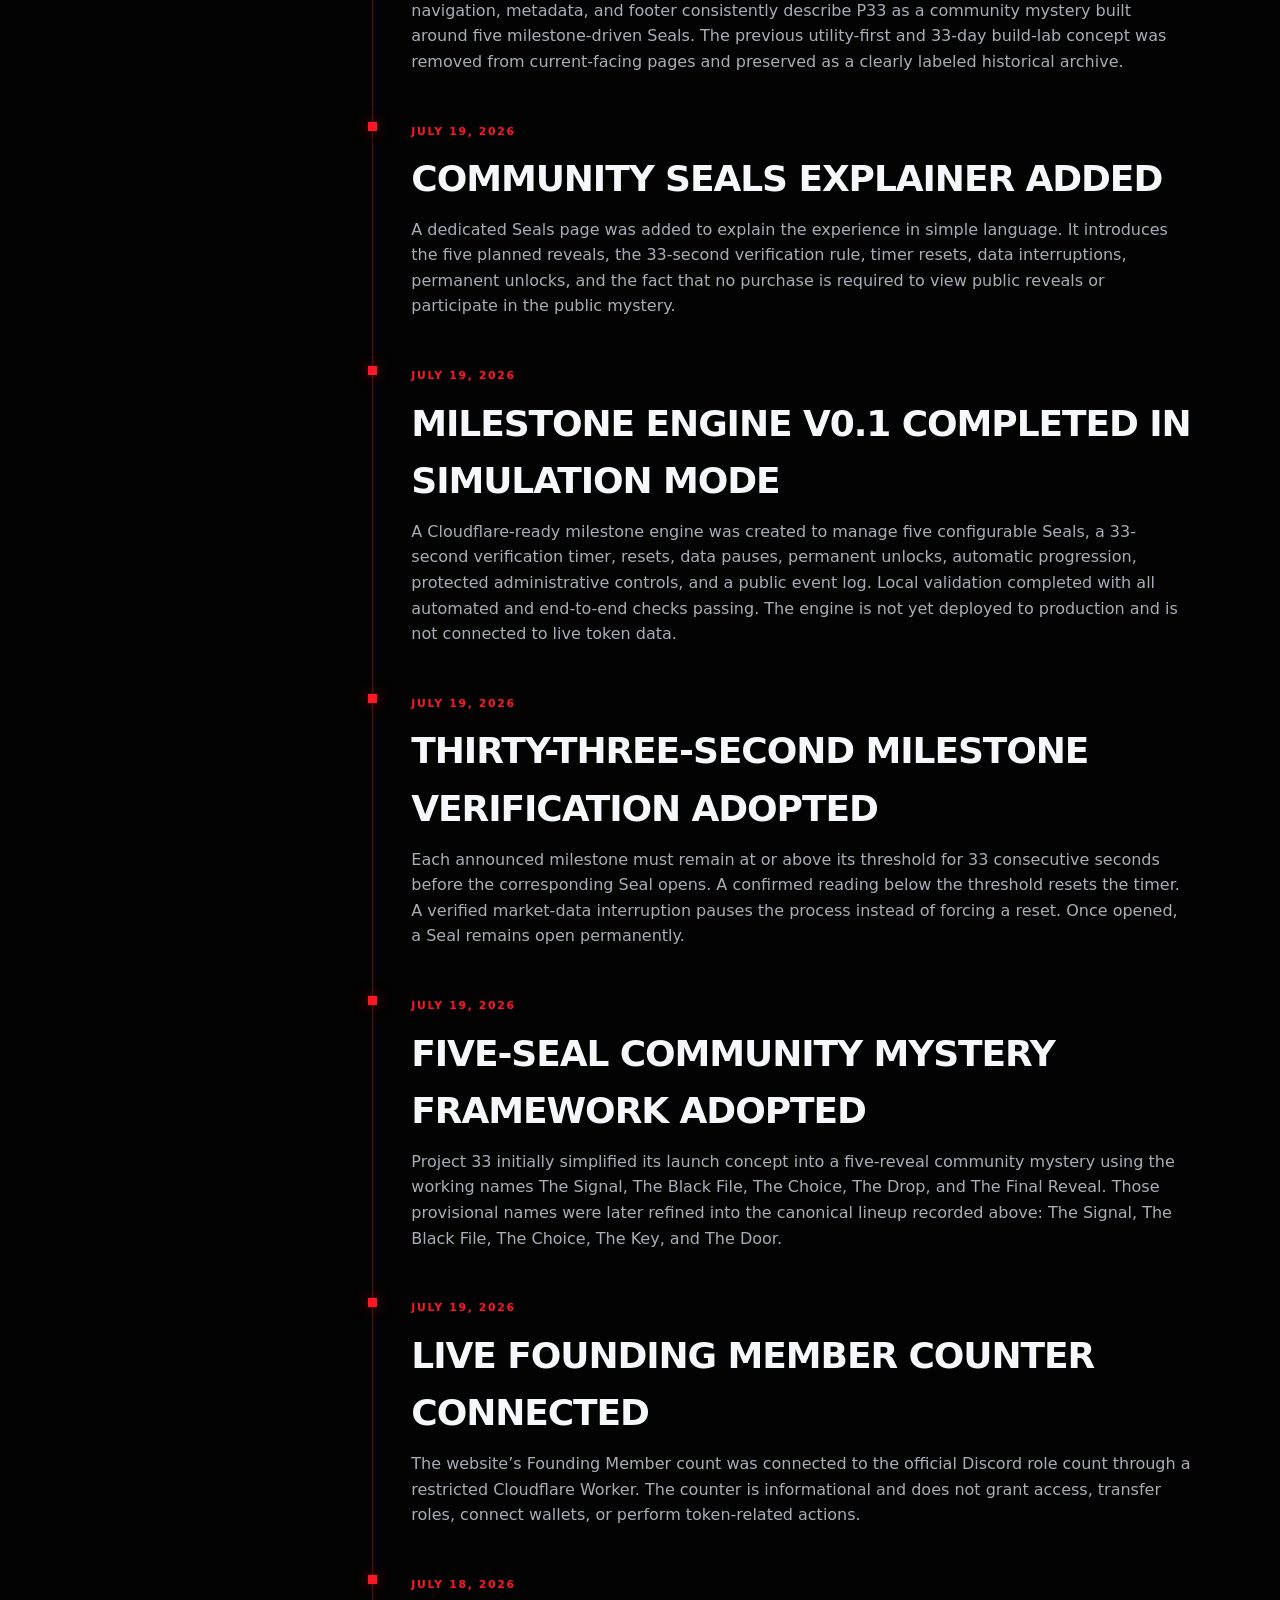
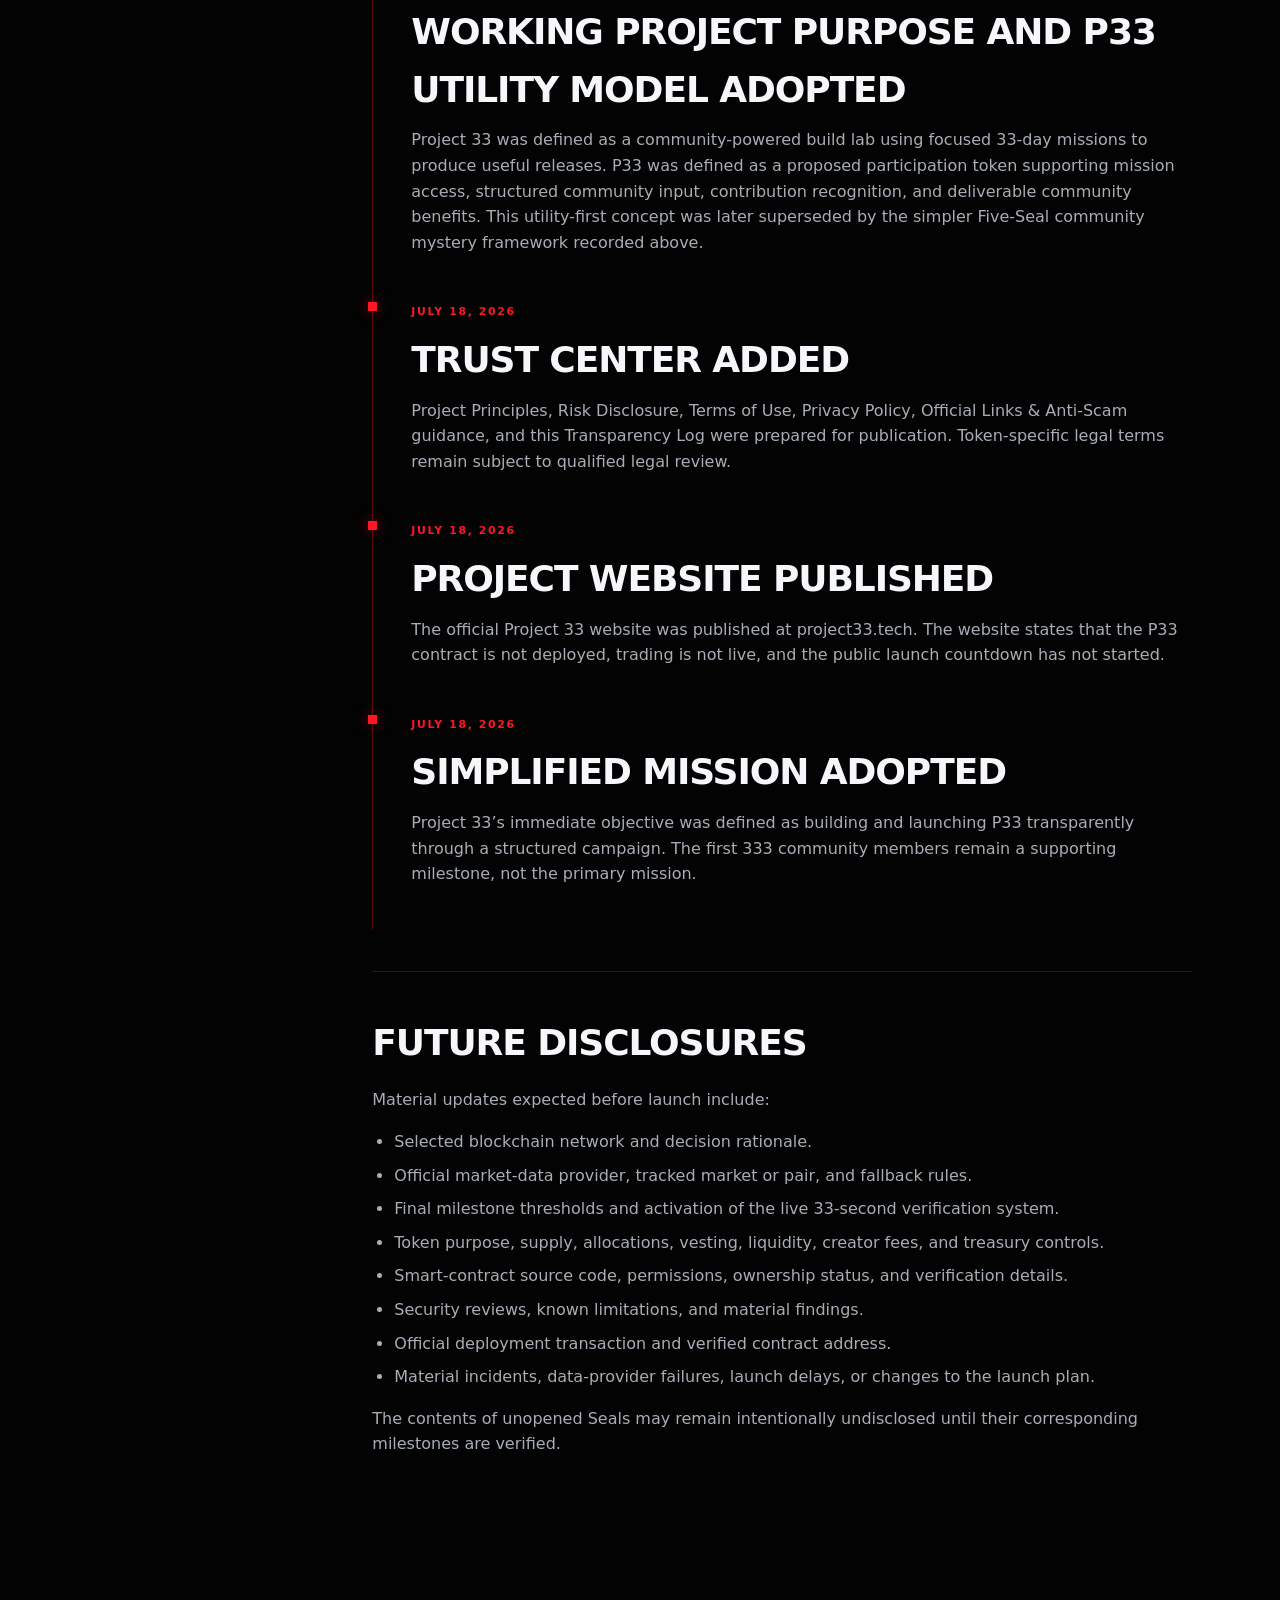
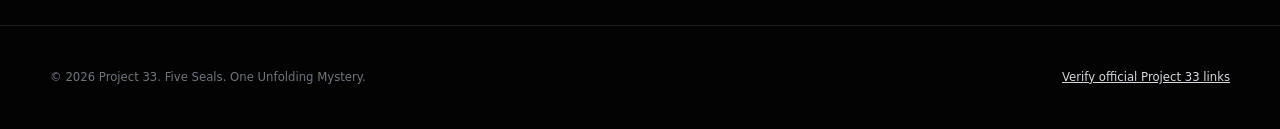
<file: transparency.html>
<!DOCTYPE html>

<html lang="en">
<head>
<meta charset="utf-8"/>
<meta content="width=device-width, initial-scale=1" name="viewport"/>
<meta content="#050505" name="theme-color"/>
<title>Transparency Log | Project 33</title>
<meta content="A dated public record of material Project 33 milestones, decisions, and status changes." name="description"/>
<link href="https://project33.tech/transparency.html" rel="canonical"/>
<link href="assets/favicon-32.png" rel="icon"/>
<link href="assets/apple-touch-icon.png" rel="apple-touch-icon"/>
<link href="styles.css" rel="stylesheet"/>
<link href="trust.css" rel="stylesheet"/>
</head>
<body class="trust-body">
<a class="skip-link" href="#content">Skip to content</a>
<div aria-hidden="true" class="noise"></div>
<div aria-hidden="true" class="top-line"></div>
<header class="trust-page-header">
<div class="container trust-page-nav">
<a aria-label="Project 33 home" class="brand" href="index.html">
<img alt="" src="assets/project33-logo.png"/>
<span>PROJECT <strong>33</strong></span>
</a>
<nav aria-label="Trust center navigation" class="trust-page-links"><a href="index.html">Home</a>
<a href="seals.html">Seals</a>
<a href="principles.html">Principles</a>
<a href="risk-disclosure.html">Risk</a>
<a href="terms.html">Terms</a>
<a href="privacy.html">Privacy</a>
<a href="official-links.html">Safety</a>
<a aria-current="page" href="transparency.html">Log</a><a class="trust-x-link" href="https://x.com/P33Official" rel="noopener noreferrer" target="_blank">Follow X <span aria-hidden="true">↗</span></a></nav>
</div>
</header>
<section class="trust-hero">
<div class="container trust-hero-inner">
<p class="trust-kicker">TRUST CENTER / 06</p>
<h1>TRANSPARENCY <span>LOG</span></h1>
<p class="lead">A dated record of material milestones and changes. New decisions are added without silently rewriting earlier planning.</p>
<div class="trust-meta">
<span>Updated: July 19, 2026</span>
<span>Pre-launch version 1.4</span>
</div>
</div>
</section>
<main class="trust-main" id="content">
<div class="container trust-layout">
<aside class="trust-sidebar">
<p>On this page</p>
<a href="#snapshot">Status snapshot</a>
<a href="#entries">Public log</a>
<a href="#future">Future disclosures</a>
</aside>
<div class="trust-content">
<section class="trust-section" id="snapshot">
<h2>Current public status</h2>
<table class="status-table">
<tr><th>Launch gate</th><td>333 official Founding Members</td></tr>
<tr><th>Current project phase</th><td>Pre-Launch; switches publicly to Launch State at the threshold</td></tr>
<tr><th>Public Seal status</th><td>0 of 5 open; no reveal has been publicly activated</td></tr>
<tr><th>Seal production status</th><td>5 of 5 reveal experiences completed and privately validated</td></tr>
<tr><th>Canonical Seal lineup</th><td>The Signal, The Black File, The Choice, The Key, The Door</td></tr>
<tr><th>Chapter One story</th><td>Finalized, including the five-fragment Project 33 Mark</td></tr>
<tr><th>Seal 03 branches</th><td>Red Door and White Door result packages prepared; only the official winning path will be published</td></tr>
<tr><th>Community archives</th><td>Seal 04 Community Archive and Final Chapter One Archive completed</td></tr>
<tr><th>Final Transmission</th><td>Completed and privately validated at 1 minute 33 seconds</td></tr>
<tr><th>Website</th><td>Published at project33.tech</td></tr>
<tr><th>Official X</th><td>@P33Official</td></tr>
<tr><th>Community experience</th><td>Five-Seal mystery framework adopted</td></tr>
<tr><th>Unlock rule</th><td>33 consecutive seconds at or above each announced milestone</td></tr>
<tr><th>Milestone Engine</th><td>Simulation version completed and validated; not connected to live market data</td></tr>
<tr><th>Official market-data source</th><td class="status-red">Not selected publicly</td></tr>
<tr><th>Milestone thresholds</th><td class="status-red">Not finalized publicly</td></tr>
<tr><th>P33 contract</th><td class="status-red">Not deployed</td></tr>
<tr><th>Network</th><td>Not selected publicly</td></tr>
<tr><th>Total supply</th><td>Not finalized publicly</td></tr>
<tr><th>Live milestone tracker</th><td>Not active; simulation engine validated</td></tr>
<tr><th>Token availability</th><td class="status-red">Not available for purchase</td></tr>
</table>
</section>
<section class="trust-section" id="entries">
<h2>Public log</h2>
<article class="log-entry">
<time datetime="2026-07-19">July 19, 2026</time>
<h2>Official X account made more prominent</h2>
<p>Direct links to the official Project 33 X account were added to the homepage navigation, homepage hero, Five Seals page, and Trust Center navigation: <a href="https://x.com/P33Official" rel="noopener noreferrer" target="_blank">https://x.com/P33Official</a>. Community members should verify that announcements come from <strong>@P33Official</strong>.</p>
</article>
<article class="log-entry">
<time datetime="2026-07-19">July 19, 2026</time>
<h2>Official Discord invite published</h2>
<p>The permanent Project 33 Discord invite was added to the public website and Official Links page: <a href="https://discord.gg/6aAxzhkwvJ" rel="noopener noreferrer" target="_blank">https://discord.gg/6aAxzhkwvJ</a>. Community members should use only the invite published through project33.tech or another verified Project 33 channel.</p>
</article>
<article class="log-entry">
<time datetime="2026-07-19">July 19, 2026</time>
<h2>All five Seal experiences completed and privately validated</h2>
<p>Production is complete for The Signal, The Black File, The Choice, The Key, and The Door. Public activation packages, private production masters, supporting artwork, community announcement copy, and post-unlock website states have been prepared and validated. This production milestone does not mean that P33 has launched or that any Seal is publicly open.</p>
</article>
<article class="log-entry">
<time datetime="2026-07-19">July 19, 2026</time>
<h2>Seal 05 — The Door completed</h2>
<p>The Chapter One finale was produced and privately validated, including Fragment 05 — The Flame, the completed Project 33 Mark, a Final Transmission running exactly 1 minute 33 seconds, the permanent Chapter One Archive, and an optional community-recognition framework. Separate activation packages preserve either possible Seal 03 result.</p>
</article>
<article class="log-entry">
<time datetime="2026-07-19">July 19, 2026</time>
<h2>Seal 04 — The Key completed</h2>
<p>The browser-based assembly experience was completed and privately validated. It combines the first three fragments, reveals Fragment 04 — The Key, opens the P33 Community Archive, and prepares the Final Seal condition. Branch-safe activation packages were created for either Seal 03 outcome.</p>
</article>
<article class="log-entry">
<time datetime="2026-07-19">July 19, 2026</time>
<h2>Seal 03 — The Choice completed</h2>
<p>The Choice Protocol was completed and privately validated, including the Red Door and White Door previews, a planned 24-hour Discord vote, Fragment 03 — The Split, and separate result packages for either winning path. The public voting package contains neither unreleased transmission.</p>
</article>
<article class="log-entry">
<time datetime="2026-07-19">July 19, 2026</time>
<h2>Seal 02 — The Black File completed</h2>
<p>The interactive browser dossier was completed and privately validated, including five file sections, three recoverable redactions, a phrase reconstruction terminal, Fragment 02 — The Thread, and a hidden annex that introduces the two Choice paths. Puzzle answers and private production notes remain outside the public website.</p>
</article>
<article class="log-entry"><time datetime="2026-07-19">July 19, 2026</time><h2>Seal 01 produced and held for activation</h2><p>Seal 01 — The Signal has been produced and privately validated, including its 33-second transmission, first glyph fragment, clue interaction, and Black File teaser. Reveal assets remain outside the public pre-launch website and will not be published before the corresponding milestone is officially verified.</p></article><article class="log-entry"><time datetime="2026-07-19">July 19, 2026</time><h2>Chapter One story and canonical Seal lineup finalized</h2><p>The connected Five-Seal narrative was finalized as The Signal, The Black File, The Choice, The Key, and The Door. Each reveal contributes one fragment to the complete Project 33 Mark, culminating in the community becoming the missing final fragment.</p></article><article class="log-entry"><time datetime="2026-07-19">July 19, 2026</time><h2>Founding 333 launch gate adopted</h2><p>Project 33 will remain in Pre-Launch until the official Discord reaches 333 Founding Members. At that threshold the public website changes to Launch State, allowing official launch activation to begin. Reaching the threshold does not automatically deploy P33, begin trading, or open a Seal; those events require separate official announcements.</p></article><article class="log-entry"><time datetime="2026-07-19">July 19, 2026</time><h2>Website aligned to the Five-Seal concept</h2><p>The public website was revised so the homepage, principles, status pages, terms, risk language, navigation, metadata, and footer consistently describe P33 as a community mystery built around five milestone-driven Seals. The previous utility-first and 33-day build-lab concept was removed from current-facing pages and preserved as a clearly labeled historical archive.</p></article><article class="log-entry">
<time datetime="2026-07-19">July 19, 2026</time>
<h2>Community Seals explainer added</h2>
<p>A dedicated Seals page was added to explain the experience in simple language. It introduces the five planned reveals, the 33-second verification rule, timer resets, data interruptions, permanent unlocks, and the fact that no purchase is required to view public reveals or participate in the public mystery.</p>
</article>
<article class="log-entry">
<time datetime="2026-07-19">July 19, 2026</time>
<h2>Milestone Engine v0.1 completed in simulation mode</h2>
<p>A Cloudflare-ready milestone engine was created to manage five configurable Seals, a 33-second verification timer, resets, data pauses, permanent unlocks, automatic progression, protected administrative controls, and a public event log. Local validation completed with all automated and end-to-end checks passing. The engine is not yet deployed to production and is not connected to live token data.</p>
</article>
<article class="log-entry">
<time datetime="2026-07-19">July 19, 2026</time>
<h2>Thirty-three-second milestone verification adopted</h2>
<p>Each announced milestone must remain at or above its threshold for 33 consecutive seconds before the corresponding Seal opens. A confirmed reading below the threshold resets the timer. A verified market-data interruption pauses the process instead of forcing a reset. Once opened, a Seal remains open permanently.</p>
</article>
<article class="log-entry">
<time datetime="2026-07-19">July 19, 2026</time>
<h2>Five-Seal community mystery framework adopted</h2>
<p>Project 33 initially simplified its launch concept into a five-reveal community mystery using the working names The Signal, The Black File, The Choice, The Drop, and The Final Reveal. Those provisional names were later refined into the canonical lineup recorded above: The Signal, The Black File, The Choice, The Key, and The Door.</p>
</article>
<article class="log-entry">
<time datetime="2026-07-19">July 19, 2026</time>
<h2>Live Founding Member counter connected</h2>
<p>The website’s Founding Member count was connected to the official Discord role count through a restricted Cloudflare Worker. The counter is informational and does not grant access, transfer roles, connect wallets, or perform token-related actions.</p>
</article>
<article class="log-entry">
<time datetime="2026-07-18">July 18, 2026</time>
<h2>Working project purpose and P33 utility model adopted</h2>
<p>Project 33 was defined as a community-powered build lab using focused 33-day missions to produce useful releases. P33 was defined as a proposed participation token supporting mission access, structured community input, contribution recognition, and deliverable community benefits. This utility-first concept was later superseded by the simpler Five-Seal community mystery framework recorded above.</p>
</article>
<article class="log-entry">
<time datetime="2026-07-18">July 18, 2026</time>
<h2>Trust Center added</h2>
<p>Project Principles, Risk Disclosure, Terms of Use, Privacy Policy, Official Links &amp; Anti-Scam guidance, and this Transparency Log were prepared for publication. Token-specific legal terms remain subject to qualified legal review.</p>
</article>
<article class="log-entry">
<time datetime="2026-07-18">July 18, 2026</time>
<h2>Project website published</h2>
<p>The official Project 33 website was published at project33.tech. The website states that the P33 contract is not deployed, trading is not live, and the public launch countdown has not started.</p>
</article>
<article class="log-entry">
<time datetime="2026-07-18">July 18, 2026</time>
<h2>Simplified mission adopted</h2>
<p>Project 33’s immediate objective was defined as building and launching P33 transparently through a structured campaign. The first 333 community members remain a supporting milestone, not the primary mission.</p>
</article>
</section>
<section class="trust-section" id="future">
<h2>Future disclosures</h2>
<p>Material updates expected before launch include:</p>
<ul>
<li>Selected blockchain network and decision rationale.</li>
<li>Official market-data provider, tracked market or pair, and fallback rules.</li>
<li>Final milestone thresholds and activation of the live 33-second verification system.</li>
<li>Token purpose, supply, allocations, vesting, liquidity, creator fees, and treasury controls.</li>
<li>Smart-contract source code, permissions, ownership status, and verification details.</li>
<li>Security reviews, known limitations, and material findings.</li>
<li>Official deployment transaction and verified contract address.</li>
<li>Material incidents, data-provider failures, launch delays, or changes to the launch plan.</li>
</ul>
<p>The contents of unopened Seals may remain intentionally undisclosed until their corresponding milestones are verified.</p>
</section>
</div>
</div>
</main>
<footer class="page-footer">
<div class="container page-footer-grid">
<p>© 2026 Project 33. Five Seals. One Unfolding Mystery.</p>
<p><a href="official-links.html">Verify official Project 33 links</a></p>
</div>
</footer>
</body>
</html>
</file>
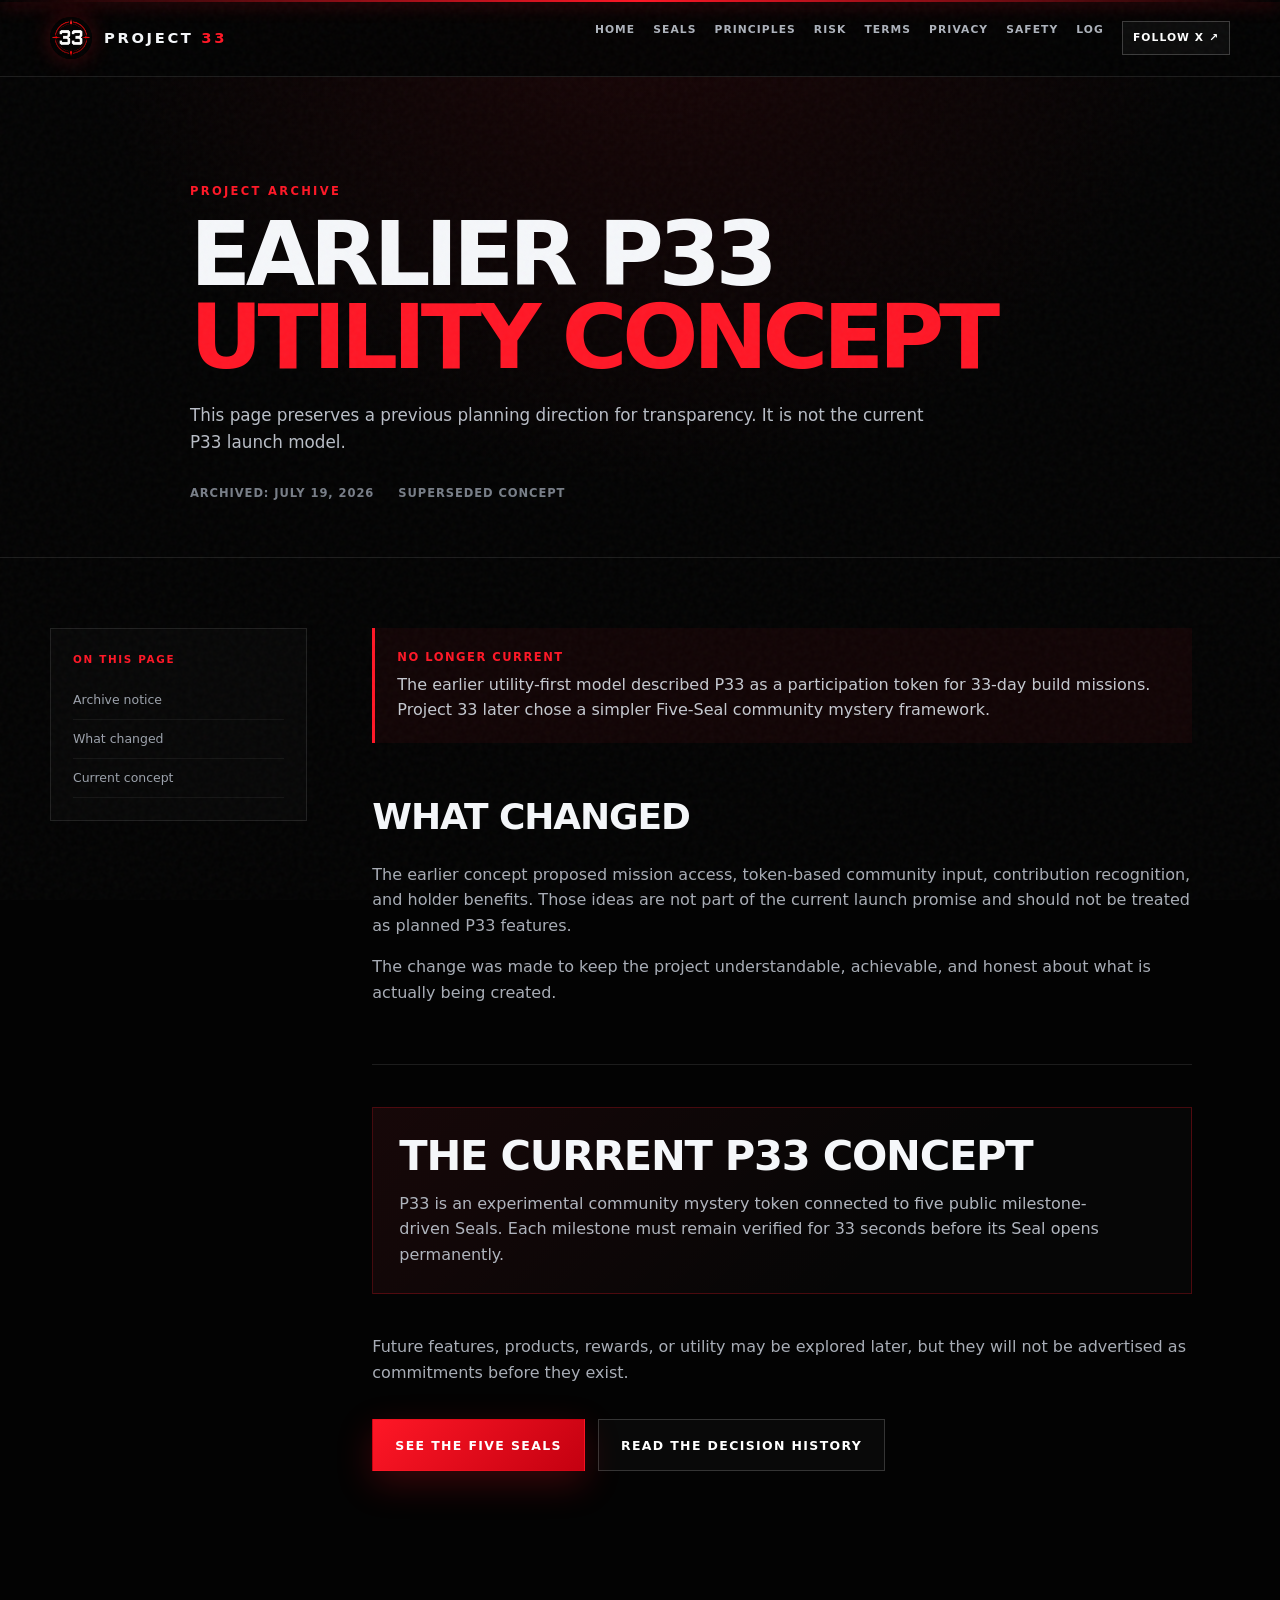
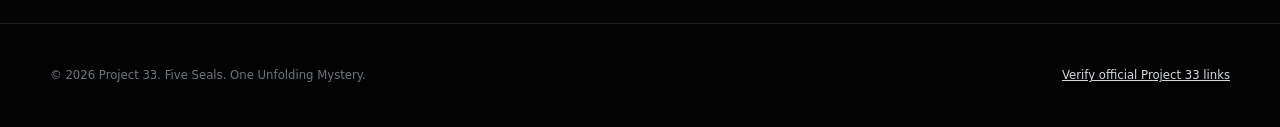
<file: utility.html>
<!doctype html>
<html lang="en">
<head>
  <meta charset="utf-8"><meta name="viewport" content="width=device-width, initial-scale=1"><meta name="theme-color" content="#050505">
  <title>Archived P33 Utility Concept | Project 33</title>
  <meta name="description" content="An archived record of an earlier P33 utility-first concept that is no longer the current launch model.">
  <meta name="robots" content="noindex,follow"><link rel="canonical" href="https://project33.tech/utility.html">
  <link rel="icon" href="assets/favicon-32.png"><link rel="apple-touch-icon" href="assets/apple-touch-icon.png">
  <link rel="stylesheet" href="styles.css"><link rel="stylesheet" href="trust.css"><link rel="stylesheet" href="mission.css">
</head>
<body class="trust-body">
  <a class="skip-link" href="#content">Skip to content</a><div class="noise" aria-hidden="true"></div><div class="top-line" aria-hidden="true"></div>
  <header class="trust-page-header"><div class="container trust-page-nav"><a class="brand" href="index.html" aria-label="Project 33 home"><img src="assets/project33-logo.png" alt=""><span>PROJECT <strong>33</strong></span></a><nav class="trust-page-links" aria-label="Project information navigation"><a href="index.html">Home</a>
        <a href="seals.html">Seals</a>
        <a href="principles.html">Principles</a>
        <a href="risk-disclosure.html">Risk</a>
        <a href="terms.html">Terms</a>
        <a href="privacy.html">Privacy</a>
        <a href="official-links.html">Safety</a>
        <a href="transparency.html">Log</a><a class="trust-x-link" href="https://x.com/P33Official" rel="noopener noreferrer" target="_blank">Follow X <span aria-hidden="true">↗</span></a></nav></div></header>
  <section class="trust-hero"><div class="container trust-hero-inner"><p class="trust-kicker">PROJECT ARCHIVE</p><h1>EARLIER P33 <span>UTILITY CONCEPT</span></h1><p class="lead">This page preserves a previous planning direction for transparency. It is not the current P33 launch model.</p><div class="trust-meta"><span>Archived: July 19, 2026</span><span>Superseded concept</span></div></div></section>
  <main id="content" class="trust-main"><div class="container trust-layout"><aside class="trust-sidebar"><p>On this page</p><a href="#notice">Archive notice</a><a href="#history">What changed</a><a href="#current">Current concept</a></aside><div class="trust-content">
    <div id="notice" class="trust-notice"><strong>No longer current</strong>The earlier utility-first model described P33 as a participation token for 33-day build missions. Project 33 later chose a simpler Five-Seal community mystery framework.</div>
    <section id="history" class="trust-section"><h2>What changed</h2><p>The earlier concept proposed mission access, token-based community input, contribution recognition, and holder benefits. Those ideas are not part of the current launch promise and should not be treated as planned P33 features.</p><p>The change was made to keep the project understandable, achievable, and honest about what is actually being created.</p></section>
    <section id="current" class="trust-section"><div class="utility-summary-box"><h2>The current P33 concept</h2><p>P33 is an experimental community mystery token connected to five public milestone-driven Seals. Each milestone must remain verified for 33 seconds before its Seal opens permanently.</p></div><p>Future features, products, rewards, or utility may be explored later, but they will not be advertised as commitments before they exist.</p><div class="hero-actions"><a class="button button-primary" href="seals.html">See the Five Seals</a><a class="button button-secondary" href="transparency.html">Read the decision history</a></div></section>
  </div></div></main>
  <footer class="page-footer"><div class="container page-footer-grid"><p>© 2026 Project 33. Five Seals. One Unfolding Mystery.</p><p><a href="official-links.html">Verify official Project 33 links</a></p></div></footer>
</body></html>
</file>
<file: styles.css>
:root {
  --black: #030303;
  --black-soft: #08090b;
  --panel: #0d0f12;
  --panel-2: #121419;
  --white: #f5f7fa;
  --muted: #9399a4;
  --line: rgba(255,255,255,.10);
  --red: #ff1726;
  --red-dark: #a9000d;
  --red-glow: rgba(255, 23, 38, .35);
  --max: 1180px;
  --radius: 18px;
}

* {
  box-sizing: border-box;
}

html {
  scroll-behavior: smooth;
}

body {
  margin: 0;
  min-width: 320px;
  background:
    radial-gradient(circle at 50% -10%, rgba(255,23,38,.10), transparent 34%),
    var(--black);
  color: var(--white);
  font-family: Inter, ui-sans-serif, system-ui, -apple-system, BlinkMacSystemFont, "Segoe UI", sans-serif;
  line-height: 1.6;
  overflow-x: hidden;
}

body.menu-open {
  overflow: hidden;
}

a {
  color: inherit;
}

img {
  display: block;
  max-width: 100%;
}

button,
a {
  -webkit-tap-highlight-color: transparent;
}

button:focus-visible,
a:focus-visible,
summary:focus-visible {
  outline: 2px solid var(--red);
  outline-offset: 4px;
}

.container {
  width: min(calc(100% - 40px), var(--max));
  margin-inline: auto;
}

.sr-only {
  position: absolute;
  width: 1px;
  height: 1px;
  padding: 0;
  margin: -1px;
  overflow: hidden;
  clip: rect(0, 0, 0, 0);
  white-space: nowrap;
  border: 0;
}

.skip-link {
  position: fixed;
  left: 16px;
  top: -80px;
  z-index: 999;
  background: var(--white);
  color: var(--black);
  padding: 10px 14px;
  border-radius: 8px;
  font-weight: 800;
  transition: top .2s ease;
}

.skip-link:focus {
  top: 16px;
}

.noise {
  position: fixed;
  inset: 0;
  pointer-events: none;
  z-index: 100;
  opacity: .045;
  background-image: url("data:image/svg+xml,%3Csvg viewBox='0 0 180 180' xmlns='http://www.w3.org/2000/svg'%3E%3Cfilter id='n'%3E%3CfeTurbulence type='fractalNoise' baseFrequency='.95' numOctaves='2' stitchTiles='stitch'/%3E%3C/filter%3E%3Crect width='100%25' height='100%25' filter='url(%23n)' opacity='.8'/%3E%3C/svg%3E");
}

.top-line {
  position: fixed;
  z-index: 120;
  top: 0;
  left: 0;
  right: 0;
  height: 2px;
  background: linear-gradient(90deg, transparent, var(--red), transparent);
  box-shadow: 0 0 18px var(--red);
}

.site-header {
  position: fixed;
  z-index: 90;
  top: 0;
  left: 0;
  right: 0;
  border-bottom: 1px solid transparent;
  transition: background .25s ease, border-color .25s ease, backdrop-filter .25s ease;
}

.site-header.scrolled {
  background: rgba(3,3,3,.82);
  backdrop-filter: blur(18px);
  border-color: var(--line);
}

.nav-wrap {
  min-height: 82px;
  display: flex;
  align-items: center;
  justify-content: space-between;
  gap: 28px;
}

.brand {
  display: inline-flex;
  align-items: center;
  gap: 12px;
  text-decoration: none;
  font-size: .92rem;
  font-weight: 900;
  letter-spacing: .18em;
  white-space: nowrap;
}

.brand img {
  width: 42px;
  height: 42px;
  border-radius: 50%;
  box-shadow: 0 0 22px rgba(255,23,38,.25);
}

.brand strong {
  color: var(--red);
}

.site-nav {
  display: flex;
  align-items: center;
  gap: 20px;
}

.site-nav a {
  color: #cfd2d8;
  text-decoration: none;
  font-size: .82rem;
  font-weight: 800;
  letter-spacing: .12em;
  text-transform: uppercase;
  transition: color .2s ease;
}

.site-nav a:hover {
  color: var(--white);
}

.site-nav .nav-social {
  border: 1px solid rgba(255,255,255,.20);
  padding: 10px 13px;
  color: var(--white);
  background: rgba(255,255,255,.035);
}

.site-nav .nav-social:hover {
  border-color: rgba(255,255,255,.48);
  background: rgba(255,255,255,.075);
}

.site-nav .nav-cta {
  border: 1px solid rgba(255,23,38,.65);
  padding: 10px 15px;
  color: var(--white);
  background: rgba(255,23,38,.08);
}

.menu-button {
  display: none;
  width: 44px;
  height: 44px;
  padding: 10px;
  border: 1px solid var(--line);
  background: rgba(255,255,255,.03);
  border-radius: 10px;
  cursor: pointer;
}

.menu-button span:not(.sr-only) {
  display: block;
  width: 100%;
  height: 2px;
  margin: 5px 0;
  background: var(--white);
}

.hero {
  position: relative;
  min-height: 100vh;
  padding: 150px 0 72px;
  overflow: hidden;
}

.hero::before {
  content: "";
  position: absolute;
  top: 110px;
  right: -210px;
  width: 630px;
  height: 630px;
  border: 1px solid rgba(255,23,38,.10);
  border-radius: 50%;
  box-shadow:
    0 0 0 90px rgba(255,23,38,.018),
    0 0 0 180px rgba(255,23,38,.012);
}

.hero-grid,
.community-grid {
  position: absolute;
  inset: 0;
  opacity: .17;
  background-image:
    linear-gradient(rgba(255,255,255,.055) 1px, transparent 1px),
    linear-gradient(90deg, rgba(255,255,255,.055) 1px, transparent 1px);
  background-size: 64px 64px;
  mask-image: linear-gradient(to bottom, black, transparent 82%);
}

.hero-glow {
  position: absolute;
  width: 880px;
  height: 540px;
  right: -260px;
  top: 110px;
  background: radial-gradient(circle, rgba(255,23,38,.20), transparent 64%);
  filter: blur(30px);
}

.hero-layout {
  position: relative;
  z-index: 2;
  display: grid;
  grid-template-columns: minmax(0, 1.15fr) minmax(340px, .85fr);
  align-items: center;
  gap: 72px;
}

.eyebrow,
.section-number,
.label,
.timeline-days {
  color: var(--red);
  font-size: .72rem;
  letter-spacing: .20em;
  font-weight: 900;
  text-transform: uppercase;
}

.eyebrow {
  display: inline-flex;
  align-items: center;
  gap: 10px;
  margin-bottom: 24px;
  padding: 8px 12px;
  border: 1px solid rgba(255,23,38,.30);
  background: rgba(255,23,38,.05);
}

.pulse-dot {
  width: 7px;
  height: 7px;
  border-radius: 50%;
  background: var(--red);
  box-shadow: 0 0 0 0 var(--red-glow);
  animation: pulse 2s infinite;
}

@keyframes pulse {
  0% { box-shadow: 0 0 0 0 rgba(255,23,38,.55); }
  70% { box-shadow: 0 0 0 9px rgba(255,23,38,0); }
  100% { box-shadow: 0 0 0 0 rgba(255,23,38,0); }
}

.hero h1 {
  margin: 0;
  font-size: clamp(4rem, 9vw, 8.4rem);
  line-height: .84;
  letter-spacing: -.075em;
  text-transform: uppercase;
}

.hero h1 span {
  display: block;
}

.hero h1 .accent {
  color: var(--red);
  text-shadow: 0 0 40px rgba(255,23,38,.18);
}

.hero-intro {
  max-width: 640px;
  margin: 30px 0 0;
  color: #c8cbd1;
  font-size: clamp(1.05rem, 2vw, 1.3rem);
  line-height: 1.7;
}

.hero-actions {
  display: flex;
  flex-wrap: wrap;
  gap: 13px;
  margin-top: 34px;
}

.button {
  min-height: 52px;
  display: inline-flex;
  align-items: center;
  justify-content: center;
  gap: 12px;
  padding: 0 22px;
  text-decoration: none;
  text-transform: uppercase;
  letter-spacing: .11em;
  font-size: .78rem;
  font-weight: 900;
  border: 1px solid transparent;
  transition: transform .2s ease, box-shadow .2s ease, background .2s ease, border-color .2s ease;
}

.button:hover {
  transform: translateY(-2px);
}

.button-primary {
  color: white;
  background: linear-gradient(135deg, var(--red), #c40010);
  box-shadow: 0 12px 36px rgba(255,23,38,.22);
}

.button-primary:hover {
  box-shadow: 0 16px 44px rgba(255,23,38,.34);
}

.button-secondary {
  background: rgba(255,255,255,.025);
  border-color: rgba(255,255,255,.18);
  color: var(--white);
}

.button-secondary:hover {
  border-color: rgba(255,255,255,.42);
  background: rgba(255,255,255,.06);
}

.button-x {
  border-color: rgba(255,255,255,.28);
  background: rgba(255,255,255,.045);
}

.button-x:hover {
  border-color: rgba(255,255,255,.60);
  background: rgba(255,255,255,.10);
}

.trust-row {
  display: flex;
  flex-wrap: wrap;
  gap: 12px 22px;
  margin-top: 30px;
  color: #868c96;
  font-size: .74rem;
  font-weight: 700;
  letter-spacing: .08em;
  text-transform: uppercase;
}

.trust-row span {
  position: relative;
  padding-left: 14px;
}

.trust-row span::before {
  content: "";
  position: absolute;
  left: 0;
  top: .55em;
  width: 5px;
  height: 5px;
  background: var(--red);
}

.hero-visual {
  position: relative;
  min-height: 480px;
  display: grid;
  place-items: center;
}

.orbital-card {
  position: relative;
  width: min(100%, 460px);
  aspect-ratio: 1;
  display: grid;
  place-items: center;
  border-radius: 50%;
  background:
    radial-gradient(circle, rgba(255,23,38,.08), transparent 55%),
    rgba(4,4,5,.55);
  border: 1px solid rgba(255,255,255,.08);
  box-shadow: inset 0 0 80px rgba(255,23,38,.04), 0 0 80px rgba(0,0,0,.55);
}

.orbital-card::before,
.orbital-card::after {
  content: "";
  position: absolute;
  inset: 11%;
  border-radius: 50%;
  border: 1px dashed rgba(255,255,255,.10);
}

.orbital-card::after {
  inset: 22%;
  border-color: rgba(255,23,38,.18);
}

.orbital-card img {
  width: 61%;
  border-radius: 50%;
  filter: drop-shadow(0 0 32px rgba(255,23,38,.28));
  z-index: 3;
}

.orbit {
  position: absolute;
  inset: 3%;
  border: 2px solid transparent;
  border-top-color: var(--red);
  border-right-color: rgba(255,23,38,.22);
  border-radius: 50%;
  animation: rotate 12s linear infinite;
  box-shadow: 0 -10px 32px rgba(255,23,38,.12);
}

.orbit-two {
  inset: 17%;
  animation-duration: 7s;
  animation-direction: reverse;
  border-top-color: rgba(255,255,255,.4);
  border-right-color: transparent;
}

@keyframes rotate {
  to { transform: rotate(360deg); }
}

.radar-line {
  position: absolute;
  z-index: 2;
  width: 50%;
  height: 1px;
  left: 50%;
  top: 50%;
  transform-origin: left;
  background: linear-gradient(90deg, var(--red), transparent);
  animation: rotate 5.5s linear infinite;
  opacity: .55;
}

.status-chip {
  position: absolute;
  z-index: 4;
  bottom: 10%;
  left: 50%;
  transform: translateX(-50%);
  display: flex;
  align-items: center;
  gap: 9px;
  padding: 8px 13px;
  border: 1px solid rgba(255,23,38,.28);
  background: rgba(3,3,3,.86);
  color: #dfe2e7;
  font-size: .68rem;
  font-weight: 900;
  letter-spacing: .18em;
  white-space: nowrap;
}

.status-chip span {
  width: 6px;
  height: 6px;
  background: var(--red);
  box-shadow: 0 0 10px var(--red);
}

.status-panel {
  position: relative;
  z-index: 4;
  margin-top: 76px;
  display: grid;
  grid-template-columns: 1.25fr .78fr 1fr;
  gap: 0;
  background: rgba(10,11,14,.82);
  border: 1px solid var(--line);
  backdrop-filter: blur(14px);
}

.status-panel > div {
  min-height: 132px;
  padding: 27px 30px;
  display: flex;
  flex-direction: column;
  justify-content: center;
}

.status-panel > div + div {
  border-left: 1px solid var(--line);
}

.status-main .label {
  margin: 0 0 6px;
}

.status-main h2 {
  margin: 0;
  font-size: 1.3rem;
  letter-spacing: .12em;
}

.status-main p:last-child {
  margin: 6px 0 0;
  color: var(--muted);
  font-size: .82rem;
}

.countdown {
  text-align: center;
}

.countdown-value {
  color: var(--white);
  font-size: clamp(1.4rem, 3vw, 2.1rem);
  line-height: 1;
  font-weight: 950;
  letter-spacing: .08em;
}

.countdown-label {
  margin-top: 10px;
  color: var(--red);
  font-size: .66rem;
  font-weight: 900;
  letter-spacing: .20em;
}

.progress-header {
  display: flex;
  justify-content: space-between;
  gap: 12px;
  color: var(--muted);
  font-size: .68rem;
  font-weight: 900;
  letter-spacing: .14em;
}

.progress-header strong {
  color: var(--white);
}

.progress-track {
  position: relative;
  height: 8px;
  margin-top: 17px;
  overflow: hidden;
  background: rgba(255,255,255,.08);
}

.progress-fill {
  width: 0;
  height: 100%;
  background: linear-gradient(90deg, #a9000d, var(--red));
  box-shadow: 0 0 18px var(--red-glow);
  transition: width 1s ease;
}

.section {
  position: relative;
  padding: 120px 0;
}

.section-heading {
  max-width: 770px;
  margin-bottom: 58px;
}

.section-heading.compact {
  max-width: 690px;
}

.section-heading h2 {
  margin: 12px 0 20px;
  font-size: clamp(2.4rem, 6vw, 5.4rem);
  line-height: .98;
  letter-spacing: -.055em;
  text-transform: uppercase;
}

.section-heading h2 span {
  color: var(--red);
}

.section-heading > p:last-child {
  max-width: 650px;
  color: var(--muted);
  font-size: 1.05rem;
}

.section-mission {
  border-top: 1px solid var(--line);
  background: linear-gradient(180deg, rgba(255,23,38,.025), transparent 30%);
}

.mission-grid {
  display: grid;
  grid-template-columns: repeat(3, 1fr);
  border-top: 1px solid var(--line);
  border-left: 1px solid var(--line);
}

.feature-card {
  min-height: 310px;
  padding: 34px;
  border-right: 1px solid var(--line);
  border-bottom: 1px solid var(--line);
  background: linear-gradient(145deg, rgba(255,255,255,.025), transparent 60%);
  transition: background .25s ease, transform .25s ease;
}

.feature-card:hover {
  transform: translateY(-4px);
  background: linear-gradient(145deg, rgba(255,23,38,.07), transparent 65%);
}

.card-index {
  display: inline-block;
  color: var(--red);
  font-size: .72rem;
  font-weight: 900;
  letter-spacing: .18em;
}

.feature-card h3 {
  margin: 105px 0 12px;
  font-size: 1.45rem;
  text-transform: uppercase;
  letter-spacing: -.015em;
}

.feature-card p {
  color: var(--muted);
  margin: 0;
}

.section-protocol {
  background: var(--black-soft);
  border-block: 1px solid var(--line);
}

.timeline {
  position: relative;
  display: grid;
  grid-template-columns: repeat(2, 1fr);
  border-top: 1px solid var(--line);
  border-left: 1px solid var(--line);
}

.timeline-item {
  display: grid;
  grid-template-columns: 64px 1fr;
  gap: 22px;
  min-height: 236px;
  padding: 32px;
  border-right: 1px solid var(--line);
  border-bottom: 1px solid var(--line);
  background: rgba(255,255,255,.012);
}

.timeline-marker {
  width: 52px;
  height: 52px;
  display: grid;
  place-items: center;
  border: 1px solid rgba(255,23,38,.42);
  color: var(--red);
  font-size: .72rem;
  font-weight: 900;
  box-shadow: inset 0 0 22px rgba(255,23,38,.05);
}

.timeline-days {
  margin: 2px 0 7px;
}

.timeline-item h3 {
  margin: 0 0 10px;
  font-size: 1.45rem;
  text-transform: uppercase;
}

.timeline-item p:last-child {
  color: var(--muted);
  margin: 0;
}

.token-layout {
  display: grid;
  grid-template-columns: 1fr 1fr;
  gap: 70px;
  align-items: center;
}

.token-terminal {
  overflow: hidden;
  border: 1px solid rgba(255,23,38,.25);
  background: #07080a;
  box-shadow: 0 35px 80px rgba(0,0,0,.38), 0 0 70px rgba(255,23,38,.04);
}

.terminal-bar {
  min-height: 44px;
  display: flex;
  align-items: center;
  gap: 8px;
  padding: 0 16px;
  border-bottom: 1px solid var(--line);
  background: #101116;
}

.terminal-bar span {
  width: 8px;
  height: 8px;
  border-radius: 50%;
  background: #41444d;
}

.terminal-bar span:first-child {
  background: var(--red);
}

.terminal-bar p {
  margin: 0 0 0 8px;
  color: #9b9fa8;
  font-family: ui-monospace, SFMono-Regular, Menlo, Consolas, monospace;
  font-size: .68rem;
  letter-spacing: .14em;
}

.token-terminal dl {
  margin: 0;
  padding: 16px 30px 18px;
}

.token-terminal dl div {
  display: grid;
  grid-template-columns: 150px 1fr;
  gap: 18px;
  padding: 21px 0;
  border-bottom: 1px solid var(--line);
}

.token-terminal dt,
.token-terminal dd {
  margin: 0;
  font-family: ui-monospace, SFMono-Regular, Menlo, Consolas, monospace;
  font-size: .76rem;
}

.token-terminal dt {
  color: #686e78;
}

.token-terminal dd {
  text-align: right;
  color: #dfe2e7;
}

.token-terminal .danger {
  color: var(--red);
}

.terminal-warning {
  margin: 4px 30px 30px;
  padding: 18px;
  border-left: 2px solid var(--red);
  background: rgba(255,23,38,.055);
}

.terminal-warning strong {
  color: var(--red);
  font-size: .68rem;
  letter-spacing: .16em;
}

.terminal-warning p {
  margin: 6px 0 0;
  color: #a7abb4;
  font-size: .82rem;
}

.section-principles {
  padding-top: 40px;
}

.principle-banner {
  padding: 70px 0;
  border-block: 1px solid var(--line);
  text-align: center;
}

.principle-banner p {
  color: var(--red);
  font-size: .7rem;
  font-weight: 900;
  letter-spacing: .22em;
}

.principle-banner h2 {
  max-width: 940px;
  margin: 16px auto 0;
  font-size: clamp(2rem, 5vw, 4.5rem);
  line-height: 1.06;
  letter-spacing: -.05em;
  text-transform: uppercase;
}

.principle-list {
  display: grid;
  grid-template-columns: repeat(3, 1fr);
  margin-top: 0;
}

.principle {
  padding: 50px 32px;
  border-right: 1px solid var(--line);
}

.principle:first-child {
  border-left: 1px solid var(--line);
}

.principle > span {
  color: var(--red);
  font-size: .68rem;
  font-weight: 900;
  letter-spacing: .18em;
}

.principle h3 {
  margin: 54px 0 12px;
  font-size: 1.25rem;
  text-transform: uppercase;
}

.principle p {
  color: var(--muted);
  margin: 0;
}

.section-faq {
  background: var(--black-soft);
  border-block: 1px solid var(--line);
}

.faq-layout {
  display: grid;
  grid-template-columns: .7fr 1.3fr;
  gap: 80px;
}

.faq-list {
  border-top: 1px solid var(--line);
}

.faq-item {
  border-bottom: 1px solid var(--line);
}

.faq-item summary {
  position: relative;
  padding: 25px 48px 25px 0;
  cursor: pointer;
  list-style: none;
  font-weight: 800;
  font-size: 1.05rem;
}

.faq-item summary::-webkit-details-marker {
  display: none;
}

.faq-item summary::after {
  content: "+";
  position: absolute;
  right: 6px;
  top: 20px;
  color: var(--red);
  font-size: 1.5rem;
  font-weight: 400;
}

.faq-item[open] summary::after {
  content: "−";
}

.faq-item p {
  margin: -4px 52px 24px 0;
  color: var(--muted);
}

.section-community {
  min-height: 660px;
  display: grid;
  place-items: center;
  overflow: hidden;
  background:
    radial-gradient(circle at 50% 50%, rgba(255,23,38,.11), transparent 40%),
    #030303;
}

.community-grid {
  opacity: .11;
  mask-image: radial-gradient(circle, black, transparent 75%);
}

.community-content {
  position: relative;
  z-index: 2;
  max-width: 820px;
  text-align: center;
}

.community-logo {
  width: 122px;
  height: 122px;
  margin: 0 auto 22px;
  border-radius: 50%;
  filter: drop-shadow(0 0 30px rgba(255,23,38,.28));
}

.community-content h2 {
  margin: 12px 0 16px;
  font-size: clamp(2.5rem, 7vw, 5.8rem);
  line-height: .95;
  letter-spacing: -.06em;
  text-transform: uppercase;
}

.community-content > p:not(.section-number):not(.link-status) {
  max-width: 650px;
  margin: 0 auto;
  color: var(--muted);
  font-size: 1.05rem;
}

.hero-actions.centered {
  justify-content: center;
}

.link-status {
  min-height: 24px;
  margin: 18px 0 0;
  color: #7f858f;
  font-size: .75rem;
}

.site-footer {
  border-top: 1px solid var(--line);
  padding: 48px 0;
  background: #020202;
}

.footer-grid {
  display: grid;
  grid-template-columns: 1fr auto 1.25fr;
  gap: 50px;
  align-items: start;
}

.footer-brand img {
  width: 36px;
  height: 36px;
}

.footer-grid > div:first-child > p {
  margin: 12px 0 0;
  color: #6f747e;
  font-size: .78rem;
  text-transform: uppercase;
  letter-spacing: .12em;
}

.footer-links {
  display: flex;
  flex-direction: column;
  gap: 9px;
}

.footer-links a {
  color: #b0b4bc;
  text-decoration: none;
  font-size: .82rem;
}

.footer-links a:hover {
  color: var(--white);
}

.footer-legal {
  color: #656a74;
  font-size: .72rem;
  text-align: right;
}

.footer-legal p {
  margin: 0 0 7px;
}

.toast {
  position: fixed;
  z-index: 150;
  left: 50%;
  bottom: 24px;
  transform: translate(-50%, 20px);
  max-width: min(92vw, 520px);
  padding: 13px 18px;
  border: 1px solid rgba(255,23,38,.35);
  background: rgba(9,10,12,.96);
  color: var(--white);
  font-size: .8rem;
  opacity: 0;
  pointer-events: none;
  transition: opacity .2s ease, transform .2s ease;
  box-shadow: 0 18px 50px rgba(0,0,0,.45);
}

.toast.show {
  opacity: 1;
  transform: translate(-50%, 0);
}

.reveal {
  opacity: 0;
  transform: translateY(24px);
  transition: opacity .75s ease, transform .75s ease;
}

.reveal.visible {
  opacity: 1;
  transform: translateY(0);
}

.delay-1 { transition-delay: .12s; }
.delay-2 { transition-delay: .24s; }

@media (prefers-reduced-motion: reduce) {
  html { scroll-behavior: auto; }
  *, *::before, *::after {
    animation-duration: .01ms !important;
    animation-iteration-count: 1 !important;
    transition-duration: .01ms !important;
  }
  .reveal {
    opacity: 1;
    transform: none;
  }
}

@media (max-width: 960px) {
  .hero-layout,
  .token-layout,
  .faq-layout {
    grid-template-columns: 1fr;
  }

  .hero {
    padding-top: 138px;
  }

  .hero-visual {
    min-height: 390px;
  }

  .orbital-card {
    max-width: 390px;
  }

  .status-panel {
    grid-template-columns: 1fr 1fr;
  }

  .member-progress {
    grid-column: 1 / -1;
    border-left: 0 !important;
    border-top: 1px solid var(--line);
  }

  .mission-grid,
  .principle-list {
    grid-template-columns: 1fr;
  }

  .feature-card,
  .principle {
    min-height: auto;
  }

  .feature-card h3,
  .principle h3 {
    margin-top: 55px;
  }

  .principle {
    border-left: 1px solid var(--line);
    border-bottom: 1px solid var(--line);
  }

  .faq-layout {
    gap: 20px;
  }

  .footer-grid {
    grid-template-columns: 1fr 1fr;
  }

  .footer-legal {
    grid-column: 1 / -1;
    text-align: left;
  }
}

@media (max-width: 760px) {
  .container {
    width: min(calc(100% - 28px), var(--max));
  }

  .menu-button {
    display: block;
  }

  .site-nav {
    position: fixed;
    inset: 82px 14px auto;
    display: none;
    flex-direction: column;
    align-items: stretch;
    gap: 0;
    padding: 12px;
    border: 1px solid var(--line);
    background: rgba(6,7,9,.98);
    backdrop-filter: blur(18px);
    box-shadow: 0 22px 70px rgba(0,0,0,.5);
  }

  .site-nav.open {
    display: flex;
  }

  .site-nav a {
    padding: 16px;
    border-bottom: 1px solid var(--line);
  }

  .site-nav a:last-child {
    border-bottom: 0;
  }

  .site-nav .nav-social {
    margin-top: 8px;
    text-align: center;
  }

  .site-nav .nav-cta {
    margin-top: 8px;
    text-align: center;
  }

  .hero {
    padding-top: 125px;
  }

  .hero-layout {
    gap: 35px;
  }

  .hero h1 {
    font-size: clamp(3.45rem, 19vw, 5.6rem);
  }

  .hero-visual {
    min-height: 320px;
  }

  .orbital-card {
    max-width: 310px;
  }

  .status-panel {
    grid-template-columns: 1fr;
    margin-top: 48px;
  }

  .status-panel > div + div,
  .member-progress {
    border-left: 0 !important;
    border-top: 1px solid var(--line);
  }

  .member-progress {
    grid-column: auto;
  }

  .section {
    padding: 84px 0;
  }

  .section-heading {
    margin-bottom: 38px;
  }

  .timeline {
    grid-template-columns: 1fr;
  }

  .timeline-item {
    min-height: auto;
    padding: 26px 20px;
    grid-template-columns: 50px 1fr;
  }

  .timeline-marker {
    width: 42px;
    height: 42px;
  }

  .token-terminal dl {
    padding-inline: 20px;
  }

  .token-terminal dl div {
    grid-template-columns: 1fr;
    gap: 7px;
  }

  .token-terminal dd {
    text-align: left;
    overflow-wrap: anywhere;
  }

  .terminal-warning {
    margin-inline: 20px;
  }

  .principle-banner {
    padding: 48px 10px;
  }

  .section-community {
    min-height: 580px;
  }

  .footer-grid {
    grid-template-columns: 1fr;
    gap: 28px;
  }

  .footer-legal {
    grid-column: auto;
  }
}

@media (max-width: 450px) {
  .brand span {
    font-size: .76rem;
  }

  .hero-actions .button {
    width: 100%;
  }

  .trust-row {
    display: grid;
  }

  .status-panel > div {
    padding: 24px 20px;
  }

  .feature-card {
    padding: 28px 24px;
  }
}


.member-counter-status {
  margin: 0.75rem 0 0;
  color: rgba(255, 255, 255, 0.56);
  font-size: 0.72rem;
  line-height: 1.45;
  text-align: right;
}

.member-counter-status[data-state="live"] {
  color: rgba(255, 255, 255, 0.68);
}

.member-counter-status[data-state="cached"] {
  color: #d6b56f;
}

.member-counter-status[data-state="error"] {
  color: #ff6b6b;
}

@media (max-width: 640px) {
  .member-counter-status {
    text-align: left;
  }
}


/* Founding 333 pre-launch gate */
.launch-state-note {
  margin-top: 10px !important;
  color: #b7bbc3 !important;
  font-size: .72rem !important;
  line-height: 1.5;
}
.launch-gate-badge {
  display: inline-flex;
  justify-content: center;
  margin-top: 15px;
  padding: 7px 10px;
  border: 1px solid rgba(255,23,38,.32);
  color: var(--red);
  background: rgba(255,23,38,.05);
  font-size: .58rem;
  font-weight: 900;
  letter-spacing: .16em;
}
.members-remaining {
  margin: 12px 0 0;
  color: var(--white);
  font-size: .66rem;
  font-weight: 900;
  letter-spacing: .12em;
}
.launch-gate-section {
  overflow: hidden;
  border-block: 1px solid var(--line);
  background:
    radial-gradient(circle at 50% 0%, rgba(255,23,38,.10), transparent 35%),
    linear-gradient(90deg, rgba(255,23,38,.025) 1px, transparent 1px),
    linear-gradient(rgba(255,23,38,.025) 1px, transparent 1px),
    #060607;
  background-size: auto, 42px 42px, 42px 42px, auto;
}
.launch-gate-heading {
  max-width: 760px;
  margin-bottom: 48px;
}
.launch-gate-heading h2 {
  margin: 12px 0 18px;
  font-size: clamp(2.7rem, 7vw, 6.5rem);
  line-height: .9;
  letter-spacing: -.06em;
  text-transform: uppercase;
}
.launch-gate-heading h2 span { color: var(--red); }
.launch-gate-heading > p:last-child { color: var(--muted); font-size: 1.04rem; }
.launch-gate-flow {
  display: grid;
  grid-template-columns: 1fr auto 1fr auto 1fr;
  align-items: stretch;
  gap: 15px;
}
.launch-gate-node {
  min-height: 230px;
  padding: 26px;
  border: 1px solid var(--line);
  background: rgba(255,255,255,.015);
}
.launch-gate-node.current,
.launch-gate-node.threshold { border-color: rgba(255,23,38,.34); }
.launch-gate-label {
  display: flex;
  align-items: baseline;
  gap: 10px;
  margin-top: 78px;
}
.launch-gate-label > span {
  flex: 0 0 auto;
  color: var(--red);
  font-size: .72rem;
  font-weight: 900;
  letter-spacing: .18em;
}
.launch-gate-label strong {
  display: inline;
  margin: 0;
  font-size: 1rem;
  letter-spacing: .08em;
}
.launch-gate-node p { margin: 10px 0 0; color: var(--muted); font-size: .86rem; }
.launch-gate-arrow { align-self: center; color: var(--red); font-size: 1.5rem; }
.launch-gate-clarifier {
  margin-top: 24px;
  padding: 20px 22px;
  border-left: 2px solid var(--red);
  background: rgba(255,23,38,.045);
  color: #b8bdc5;
  font-size: .86rem;
}
.launch-gate-clarifier strong { color: var(--white); }
.launch-threshold-reached [data-launch-state-badge] {
  color: var(--white);
  border-color: rgba(255,255,255,.35);
  background: rgba(255,23,38,.16);
  box-shadow: 0 0 20px rgba(255,23,38,.16);
}
.launch-threshold-reached .progress-fill { box-shadow: 0 0 28px rgba(255,23,38,.48); }
.launch-threshold-reached .status-chip span { animation: pulse 1.1s infinite; }
@media (max-width: 900px) {
  .launch-gate-flow { grid-template-columns: 1fr; }
  .launch-gate-arrow { transform: rotate(90deg); justify-self: center; }
  .launch-gate-node { min-height: 190px; }
  .launch-gate-label { margin-top: 52px; }
}
</file>
<file: trust.css>
/* Project 33 Trust Center additions */

.site-nav .trust-nav {
  color: #fff;
}

.trust-center-preview {
  border-block: 1px solid var(--line);
  background:
    linear-gradient(180deg, rgba(255,23,38,.035), transparent 45%),
    var(--black-soft);
}

.trust-preview-grid {
  display: grid;
  grid-template-columns: repeat(3, 1fr);
  border-top: 1px solid var(--line);
  border-left: 1px solid var(--line);
}

.trust-preview-card {
  min-height: 210px;
  padding: 30px;
  border-right: 1px solid var(--line);
  border-bottom: 1px solid var(--line);
  text-decoration: none;
  background: rgba(255,255,255,.012);
  transition: transform .2s ease, background .2s ease;
}

.trust-preview-card:hover {
  transform: translateY(-3px);
  background: rgba(255,23,38,.055);
}

.trust-preview-card span {
  display: inline-block;
  color: var(--red);
  font-size: .66rem;
  font-weight: 900;
  letter-spacing: .18em;
}

.trust-preview-card h3 {
  margin: 44px 0 8px;
  text-transform: uppercase;
  font-size: 1.15rem;
}

.trust-preview-card p {
  margin: 0;
  color: var(--muted);
  font-size: .9rem;
}

.footer-trust-links {
  display: grid;
  grid-template-columns: repeat(2, minmax(130px, 1fr));
  gap: 8px 18px;
}

.footer-trust-links a {
  color: #b0b4bc;
  text-decoration: none;
  font-size: .78rem;
}

.footer-trust-links a:hover {
  color: var(--white);
}

/* Standalone trust/legal pages */

.trust-body {
  background:
    radial-gradient(circle at 50% -5%, rgba(255,23,38,.10), transparent 30%),
    #030303;
}

.trust-page-header {
  position: sticky;
  top: 0;
  z-index: 50;
  border-bottom: 1px solid var(--line);
  background: rgba(3,3,3,.90);
  backdrop-filter: blur(18px);
}

.trust-page-nav {
  min-height: 76px;
  display: flex;
  align-items: center;
  justify-content: space-between;
  gap: 22px;
}

.trust-page-links {
  display: flex;
  flex-wrap: wrap;
  justify-content: flex-end;
  gap: 8px 18px;
}

.trust-page-links a {
  color: #aeb3bc;
  text-decoration: none;
  font-size: .67rem;
  font-weight: 850;
  letter-spacing: .10em;
  text-transform: uppercase;
}

.trust-page-links a:hover,
.trust-page-links a[aria-current="page"] {
  color: var(--red);
}

.trust-page-links .trust-x-link {
  padding: 7px 10px;
  border: 1px solid rgba(255,255,255,.20);
  color: #fff;
  background: rgba(255,255,255,.035);
}

.trust-page-links .trust-x-link:hover {
  border-color: rgba(255,255,255,.48);
  color: #fff;
  background: rgba(255,255,255,.075);
}

.trust-hero {
  padding: 105px 0 55px;
  border-bottom: 1px solid var(--line);
}

.trust-hero-inner {
  max-width: 900px;
}

.trust-kicker {
  margin: 0 0 13px;
  color: var(--red);
  font-size: .72rem;
  font-weight: 900;
  letter-spacing: .20em;
  text-transform: uppercase;
}

.trust-hero h1 {
  margin: 0;
  max-width: 900px;
  font-size: clamp(2.8rem, 7vw, 6.7rem);
  line-height: .92;
  letter-spacing: -.06em;
  text-transform: uppercase;
}

.trust-hero h1 span {
  color: var(--red);
}

.trust-hero .lead {
  max-width: 760px;
  margin: 24px 0 0;
  color: #b9bec7;
  font-size: 1.05rem;
}

.trust-meta {
  display: flex;
  flex-wrap: wrap;
  gap: 10px 24px;
  margin-top: 28px;
  color: #787e88;
  font-size: .72rem;
  font-weight: 800;
  letter-spacing: .08em;
  text-transform: uppercase;
}

.trust-main {
  padding: 70px 0 110px;
}

.trust-layout {
  display: grid;
  grid-template-columns: minmax(190px, .30fr) minmax(0, 1fr);
  gap: 65px;
  align-items: start;
}

.trust-sidebar {
  position: sticky;
  top: 108px;
  padding: 22px;
  border: 1px solid var(--line);
  background: rgba(255,255,255,.018);
}

.trust-sidebar p {
  margin: 0 0 13px;
  color: var(--red);
  font-size: .65rem;
  font-weight: 900;
  letter-spacing: .16em;
  text-transform: uppercase;
}

.trust-sidebar a {
  display: block;
  padding: 9px 0;
  color: #9ca2ac;
  text-decoration: none;
  font-size: .78rem;
  border-bottom: 1px solid rgba(255,255,255,.055);
}

.trust-sidebar a:hover {
  color: #fff;
}

.trust-content {
  max-width: 820px;
}

.trust-notice {
  margin: 0 0 35px;
  padding: 20px 22px;
  border-left: 3px solid var(--red);
  background: rgba(255,23,38,.055);
  color: #c5c9d0;
}

.trust-notice strong {
  display: block;
  margin-bottom: 5px;
  color: var(--red);
  font-size: .72rem;
  letter-spacing: .13em;
  text-transform: uppercase;
}

.trust-section {
  scroll-margin-top: 115px;
  padding: 10px 0 42px;
  border-bottom: 1px solid var(--line);
}

.trust-section + .trust-section {
  padding-top: 42px;
}

.trust-section:last-child {
  border-bottom: 0;
}

.trust-section h2 {
  margin: 0 0 15px;
  font-size: clamp(1.55rem, 3vw, 2.25rem);
  letter-spacing: -.03em;
  text-transform: uppercase;
}

.trust-section h3 {
  margin: 29px 0 9px;
  font-size: 1rem;
  letter-spacing: .02em;
  text-transform: uppercase;
}

.trust-section p,
.trust-section li {
  color: #a8adb6;
}

.trust-section a {
  color: #fff;
  text-decoration-color: var(--red);
  text-underline-offset: 3px;
}

.trust-section ul,
.trust-section ol {
  padding-left: 22px;
}

.trust-section li + li {
  margin-top: 8px;
}

.status-table {
  width: 100%;
  border-collapse: collapse;
  border: 1px solid var(--line);
  background: rgba(255,255,255,.012);
}

.status-table th,
.status-table td {
  padding: 15px 17px;
  border-bottom: 1px solid var(--line);
  text-align: left;
  vertical-align: top;
  font-size: .84rem;
}

.status-table th {
  width: 34%;
  color: #6f7580;
  font-size: .68rem;
  letter-spacing: .12em;
  text-transform: uppercase;
}

.status-table td {
  color: #d3d6dc;
}

.status-red {
  color: var(--red) !important;
  font-weight: 850;
}

.principles-list {
  display: grid;
  grid-template-columns: repeat(2, 1fr);
  border-top: 1px solid var(--line);
  border-left: 1px solid var(--line);
}

.principle-block {
  min-height: 230px;
  padding: 27px;
  border-right: 1px solid var(--line);
  border-bottom: 1px solid var(--line);
}

.principle-block .number {
  color: var(--red);
  font-size: .68rem;
  font-weight: 900;
  letter-spacing: .18em;
}

.principle-block h2 {
  margin-top: 48px;
}

.official-link-card {
  display: grid;
  grid-template-columns: 150px 1fr;
  gap: 22px;
  padding: 19px 0;
  border-bottom: 1px solid var(--line);
}

.official-link-card strong {
  color: #767c86;
  font-size: .69rem;
  letter-spacing: .12em;
  text-transform: uppercase;
}

.official-link-card a,
.official-link-card span {
  overflow-wrap: anywhere;
}

.log-entry {
  position: relative;
  padding: 0 0 42px 38px;
  border-left: 1px solid rgba(255,23,38,.35);
}

.log-entry::before {
  content: "";
  position: absolute;
  top: 5px;
  left: -5px;
  width: 9px;
  height: 9px;
  background: var(--red);
  box-shadow: 0 0 13px rgba(255,23,38,.5);
}

.log-entry time {
  color: var(--red);
  font-size: .68rem;
  font-weight: 900;
  letter-spacing: .15em;
  text-transform: uppercase;
}

.log-entry h2 {
  margin: 8px 0 9px;
}

.log-entry p {
  margin: 0;
}

.page-footer {
  border-top: 1px solid var(--line);
  padding: 42px 0;
}

.page-footer-grid {
  display: flex;
  justify-content: space-between;
  gap: 30px;
  align-items: center;
}

.page-footer p {
  margin: 0;
  color: #6e747e;
  font-size: .73rem;
}

.page-footer a {
  color: #d4d7dc;
}

@media (max-width: 960px) {
  .trust-preview-grid {
    grid-template-columns: repeat(2, 1fr);
  }

  .trust-layout {
    grid-template-columns: 1fr;
    gap: 35px;
  }

  .trust-sidebar {
    position: static;
  }

  .trust-page-nav {
    align-items: flex-start;
    padding-block: 16px;
  }

  .trust-page-links {
    max-width: 560px;
  }
}

@media (max-width: 720px) {
  .trust-preview-grid,
  .principles-list {
    grid-template-columns: 1fr;
  }

  .trust-page-nav,
  .page-footer-grid {
    flex-direction: column;
    align-items: flex-start;
  }

  .trust-page-links {
    justify-content: flex-start;
  }

  .trust-hero {
    padding-top: 75px;
  }

  .official-link-card {
    grid-template-columns: 1fr;
    gap: 5px;
  }

  .footer-trust-links {
    grid-template-columns: 1fr;
  }
}
</file>
<file: mission.css>
/* Project 33 Build Lab and P33 Utility additions */

.section-build-lab {
  border-top: 1px solid var(--line);
  background:
    radial-gradient(circle at 82% 20%, rgba(255,23,38,.08), transparent 28%),
    linear-gradient(180deg, rgba(255,23,38,.025), transparent 38%);
}

.build-lab-layout {
  display: grid;
  grid-template-columns: .85fr 1.15fr;
  gap: 72px;
  align-items: start;
}

.build-lab-statement {
  position: sticky;
  top: 115px;
}

.build-lab-statement h2 {
  margin: 12px 0 22px;
  font-size: clamp(2.5rem, 6vw, 5.5rem);
  line-height: .94;
  letter-spacing: -.06em;
  text-transform: uppercase;
}

.build-lab-statement h2 span {
  color: var(--red);
}

.build-lab-statement > p:last-child {
  color: var(--muted);
  font-size: 1.05rem;
}

.build-pillars {
  border-top: 1px solid var(--line);
}

.build-pillar {
  display: grid;
  grid-template-columns: 64px 1fr;
  gap: 24px;
  padding: 32px 0;
  border-bottom: 1px solid var(--line);
}

.build-pillar > span {
  width: 50px;
  height: 50px;
  display: grid;
  place-items: center;
  border: 1px solid rgba(255,23,38,.42);
  color: var(--red);
  font-size: .68rem;
  font-weight: 900;
}

.build-pillar h3 {
  margin: 0 0 8px;
  font-size: 1.35rem;
  text-transform: uppercase;
}

.build-pillar p {
  margin: 0;
  color: var(--muted);
}

.section-mission-system {
  background: var(--black-soft);
  border-block: 1px solid var(--line);
}

.mission-system-grid {
  display: grid;
  grid-template-columns: repeat(3, 1fr);
  border-top: 1px solid var(--line);
  border-left: 1px solid var(--line);
}

.mission-phase {
  min-height: 380px;
  padding: 32px;
  border-right: 1px solid var(--line);
  border-bottom: 1px solid var(--line);
  background: rgba(255,255,255,.012);
}

.mission-phase.current {
  background:
    linear-gradient(145deg, rgba(255,23,38,.10), transparent 70%),
    rgba(255,255,255,.012);
  box-shadow: inset 0 3px 0 var(--red);
}

.mission-phase .phase-status {
  display: inline-flex;
  align-items: center;
  gap: 8px;
  min-height: 28px;
  padding: 0 10px;
  border: 1px solid var(--line);
  color: #959ba5;
  font-size: .63rem;
  font-weight: 900;
  letter-spacing: .14em;
  text-transform: uppercase;
}

.mission-phase.current .phase-status {
  border-color: rgba(255,23,38,.45);
  color: var(--red);
  background: rgba(255,23,38,.05);
}

.mission-phase .phase-number {
  display: block;
  margin-top: 70px;
  color: var(--red);
  font-size: .72rem;
  font-weight: 900;
  letter-spacing: .18em;
}

.mission-phase h3 {
  margin: 9px 0 14px;
  font-size: 1.55rem;
  text-transform: uppercase;
}

.mission-phase p {
  color: var(--muted);
}

.mission-phase ul {
  margin: 22px 0 0;
  padding-left: 18px;
  color: #9ba1aa;
  font-size: .88rem;
}

.mission-phase li + li {
  margin-top: 7px;
}

.section-utility {
  background:
    radial-gradient(circle at 15% 75%, rgba(255,23,38,.07), transparent 28%),
    #030303;
}

.utility-intro {
  display: grid;
  grid-template-columns: 1fr .72fr;
  gap: 70px;
  align-items: end;
  margin-bottom: 48px;
}

.utility-intro .section-heading {
  margin-bottom: 0;
}

.utility-working-model {
  padding: 23px;
  border-left: 2px solid var(--red);
  background: rgba(255,23,38,.045);
  color: #aeb3bc;
  font-size: .88rem;
}

.utility-working-model strong {
  display: block;
  margin-bottom: 5px;
  color: var(--red);
  font-size: .68rem;
  letter-spacing: .14em;
  text-transform: uppercase;
}

.utility-grid {
  display: grid;
  grid-template-columns: repeat(2, 1fr);
  border-top: 1px solid var(--line);
  border-left: 1px solid var(--line);
}

.utility-card {
  min-height: 285px;
  padding: 31px;
  border-right: 1px solid var(--line);
  border-bottom: 1px solid var(--line);
  background: linear-gradient(145deg, rgba(255,255,255,.024), transparent 65%);
}

.utility-card .utility-number {
  color: var(--red);
  font-size: .68rem;
  font-weight: 900;
  letter-spacing: .18em;
}

.utility-card h3 {
  margin: 75px 0 10px;
  font-size: 1.38rem;
  text-transform: uppercase;
}

.utility-card p {
  margin: 0;
  color: var(--muted);
}

.utility-bottom {
  display: grid;
  grid-template-columns: 1fr auto;
  align-items: center;
  gap: 25px;
  margin-top: 34px;
  padding: 25px 28px;
  border: 1px solid rgba(255,23,38,.25);
  background: rgba(255,23,38,.035);
}

.utility-bottom p {
  margin: 0;
  color: #afb4bd;
}

.utility-bottom strong {
  color: #fff;
}

.utility-bottom .button {
  white-space: nowrap;
}

.purpose-badge {
  display: inline-flex;
  align-items: center;
  gap: 8px;
  margin-top: 20px;
  padding: 7px 10px;
  border: 1px solid rgba(255,23,38,.3);
  color: var(--red);
  font-size: .65rem;
  font-weight: 900;
  letter-spacing: .13em;
  text-transform: uppercase;
}

.purpose-badge::before {
  content: "";
  width: 6px;
  height: 6px;
  background: var(--red);
  box-shadow: 0 0 9px var(--red);
}

.utility-summary-box {
  margin-bottom: 40px;
  padding: 26px;
  border: 1px solid rgba(255,23,38,.25);
  background:
    linear-gradient(135deg, rgba(255,23,38,.065), transparent 65%),
    rgba(255,255,255,.012);
}

.utility-summary-box h2 {
  margin: 0 0 12px;
  font-size: clamp(1.6rem, 4vw, 2.6rem);
  line-height: 1.08;
  text-transform: uppercase;
}

.utility-summary-box p {
  max-width: 720px;
  margin: 0;
  color: #b0b5be;
}

.utility-spec-grid {
  display: grid;
  grid-template-columns: repeat(2, 1fr);
  border-top: 1px solid var(--line);
  border-left: 1px solid var(--line);
}

.utility-spec {
  padding: 28px;
  border-right: 1px solid var(--line);
  border-bottom: 1px solid var(--line);
}

.utility-spec span {
  color: var(--red);
  font-size: .67rem;
  font-weight: 900;
  letter-spacing: .17em;
}

.utility-spec h2 {
  margin-top: 47px;
}

.utility-state {
  display: inline-flex;
  margin-top: 14px;
  padding: 6px 9px;
  border: 1px solid var(--line);
  color: #8f959e;
  font-size: .62rem;
  font-weight: 900;
  letter-spacing: .12em;
  text-transform: uppercase;
}

.utility-exclusions {
  padding: 28px;
  border-left: 3px solid var(--red);
  background: rgba(255,23,38,.045);
}

.utility-exclusions h2 {
  margin-top: 0;
}

.utility-exclusions ul {
  columns: 2;
  column-gap: 45px;
}

.utility-exclusions li {
  break-inside: avoid;
}

@media (max-width: 960px) {
  .build-lab-layout,
  .utility-intro {
    grid-template-columns: 1fr;
  }

  .build-lab-statement {
    position: static;
  }

  .mission-system-grid {
    grid-template-columns: 1fr;
  }

  .mission-phase {
    min-height: auto;
  }

  .mission-phase .phase-number {
    margin-top: 45px;
  }
}

@media (max-width: 720px) {
  .utility-grid,
  .utility-spec-grid {
    grid-template-columns: 1fr;
  }

  .utility-bottom {
    grid-template-columns: 1fr;
  }

  .utility-bottom .button {
    width: 100%;
  }

  .utility-exclusions ul {
    columns: 1;
  }

  .build-pillar {
    grid-template-columns: 50px 1fr;
    gap: 15px;
  }
}
</file>
<file: seals.css>
/* Project 33 Five Seals community mystery */

.section-seals {
  position: relative;
  overflow: hidden;
  border-block: 1px solid var(--line);
  background:
    linear-gradient(90deg, rgba(255,23,38,.025) 1px, transparent 1px),
    linear-gradient(rgba(255,23,38,.025) 1px, transparent 1px),
    radial-gradient(circle at 86% 18%, rgba(255,23,38,.11), transparent 28%),
    #050506;
  background-size: 42px 42px, 42px 42px, auto, auto;
}

.section-seals::before {
  content: "33";
  position: absolute;
  right: -25px;
  top: -130px;
  color: transparent;
  -webkit-text-stroke: 1px rgba(255,255,255,.035);
  font-size: clamp(18rem, 38vw, 34rem);
  font-weight: 1000;
  line-height: 1;
  letter-spacing: -.13em;
  pointer-events: none;
}

.seals-heading-row {
  position: relative;
  z-index: 1;
  display: grid;
  grid-template-columns: minmax(0, 1fr) 270px;
  gap: 70px;
  align-items: center;
}

.verification-emblem {
  width: 245px;
  aspect-ratio: 1;
  justify-self: end;
  display: grid;
  place-content: center;
  text-align: center;
  border: 1px solid rgba(255,23,38,.5);
  border-radius: 50%;
  background:
    radial-gradient(circle, rgba(255,23,38,.12), transparent 57%),
    rgba(3,3,3,.7);
  box-shadow: inset 0 0 0 12px rgba(255,255,255,.012), 0 0 55px rgba(255,23,38,.12);
}

.verification-emblem::before,
.verification-emblem::after {
  content: "";
  position: absolute;
}

.verification-emblem strong {
  display: block;
  color: var(--white);
  font-size: 6rem;
  line-height: .82;
  letter-spacing: -.08em;
  text-shadow: 0 0 32px rgba(255,23,38,.42);
}

.verification-emblem span {
  display: block;
  margin-top: 16px;
  color: var(--red);
  font-size: .7rem;
  font-weight: 900;
  letter-spacing: .23em;
  line-height: 1.45;
}

.unlock-flow {
  position: relative;
  z-index: 1;
  display: grid;
  grid-template-columns: repeat(4, 1fr);
  margin-top: 52px;
  border-top: 1px solid var(--line);
  border-left: 1px solid var(--line);
}

.unlock-step {
  min-height: 250px;
  padding: 28px;
  border-right: 1px solid var(--line);
  border-bottom: 1px solid var(--line);
  background: rgba(255,255,255,.012);
}

.unlock-step > span {
  color: var(--red);
  font-size: .68rem;
  font-weight: 900;
  letter-spacing: .18em;
}

.unlock-step h3 {
  margin: 76px 0 9px;
  font-size: 1.08rem;
  text-transform: uppercase;
}

.unlock-step p {
  margin: 0;
  color: var(--muted);
  font-size: .9rem;
}

.seal-deck {
  position: relative;
  z-index: 1;
  display: grid;
  grid-template-columns: repeat(5, 1fr);
  gap: 12px;
  margin-top: 38px;
}

.seal-card {
  position: relative;
  min-height: 365px;
  padding: 20px;
  overflow: hidden;
  border: 1px solid var(--line);
  background:
    linear-gradient(155deg, rgba(255,255,255,.035), transparent 56%),
    #090a0c;
}

.seal-card::after {
  content: "";
  position: absolute;
  inset: auto -20% -42% 10%;
  height: 58%;
  background: radial-gradient(circle, rgba(255,23,38,.13), transparent 63%);
  pointer-events: none;
}

.seal-card-final {
  border-color: rgba(255,23,38,.38);
  background:
    linear-gradient(155deg, rgba(255,23,38,.10), transparent 62%),
    #090a0c;
}

.seal-card-top {
  display: flex;
  justify-content: space-between;
  gap: 10px;
  color: #858b95;
  font-size: .62rem;
  font-weight: 900;
  letter-spacing: .14em;
}

.seal-status {
  color: var(--red);
}

.seal-glyph {
  display: grid;
  place-items: center;
  width: 82px;
  height: 82px;
  margin: 62px auto 45px;
  border: 1px solid rgba(255,23,38,.42);
  border-radius: 50%;
  color: var(--white);
  background: radial-gradient(circle, rgba(255,23,38,.13), transparent 68%);
  box-shadow: 0 0 32px rgba(255,23,38,.08);
  font-size: 1.15rem;
  font-weight: 900;
}

.seal-card h3 {
  position: relative;
  z-index: 1;
  margin: 0 0 8px;
  font-size: 1.02rem;
  text-transform: uppercase;
}

.seal-card p {
  position: relative;
  z-index: 1;
  margin: 0;
  color: var(--muted);
  font-size: .83rem;
}

.seals-bottom {
  position: relative;
  z-index: 1;
  display: grid;
  grid-template-columns: minmax(0, 1fr) auto;
  gap: 35px;
  align-items: center;
  margin-top: 34px;
  padding: 27px 30px;
  border: 1px solid rgba(255,23,38,.28);
  background: rgba(255,23,38,.045);
}

.seals-bottom strong {
  display: block;
  margin-bottom: 4px;
  text-transform: uppercase;
}

.seals-bottom p,
.seals-market-note {
  margin: 0;
  color: #abb0b9;
}

.seals-market-note {
  position: relative;
  z-index: 1;
  max-width: 810px;
  margin: 20px auto 0;
  text-align: center;
  font-size: .76rem;
}

/* Dedicated seals page */

.seals-page-body {
  background:
    radial-gradient(circle at 80% 0%, rgba(255,23,38,.11), transparent 27%),
    var(--black);
}

.seals-hero {
  position: relative;
  overflow: hidden;
}

.seals-hero-grid {
  position: absolute;
  inset: 0;
  opacity: .36;
  background-image:
    linear-gradient(rgba(255,255,255,.025) 1px, transparent 1px),
    linear-gradient(90deg, rgba(255,255,255,.025) 1px, transparent 1px);
  background-size: 46px 46px;
  mask-image: linear-gradient(to bottom, black, transparent 92%);
}

.seals-hero::after {
  content: "V";
  position: absolute;
  right: 5vw;
  bottom: -18%;
  color: transparent;
  -webkit-text-stroke: 1px rgba(255,23,38,.14);
  font-size: clamp(15rem, 37vw, 34rem);
  font-weight: 1000;
  line-height: .8;
  pointer-events: none;
}

.seals-hero .trust-hero-inner {
  position: relative;
  z-index: 1;
}

.seals-main {
  padding-top: 0;
}

.seals-page-layout {
  padding-block: 86px 110px;
}

.seals-simple-intro {
  display: grid;
  grid-template-columns: .9fr 1.1fr;
  gap: 80px;
  align-items: end;
  padding-bottom: 70px;
  border-bottom: 1px solid var(--line);
}

.seals-simple-intro h2,
.seals-process-heading h2,
.countdown-example h2,
.seal-rules h2 {
  margin: 10px 0 0;
  font-size: clamp(2rem, 5vw, 4rem);
  line-height: 1;
  letter-spacing: -.05em;
  text-transform: uppercase;
}

.seals-simple-intro > p {
  margin: 0;
  color: #b5bac2;
  font-size: 1.1rem;
}

.seals-process,
.seals-lineup,
.seal-rules,
.seals-faq {
  padding-top: 82px;
}

.seals-process-heading {
  max-width: 760px;
  margin-bottom: 35px;
}

.seals-process-heading > p:last-child {
  color: var(--muted);
}

.unlock-flow-page {
  margin-top: 0;
}

.countdown-example {
  display: grid;
  grid-template-columns: .85fr 1.15fr;
  gap: 75px;
  align-items: center;
  margin-top: 86px;
  padding: 54px;
  border: 1px solid var(--line);
  background:
    radial-gradient(circle at 80% 50%, rgba(255,23,38,.09), transparent 34%),
    rgba(255,255,255,.012);
}

.countdown-example-copy p:last-child {
  color: var(--muted);
}

.countdown-terminal {
  border: 1px solid rgba(255,23,38,.34);
  background: #050506;
  box-shadow: 0 28px 65px rgba(0,0,0,.33);
}

.countdown-terminal .terminal-bar {
  display: flex;
  align-items: center;
  gap: 7px;
  min-height: 44px;
  padding: 0 14px;
  border-bottom: 1px solid var(--line);
}

.countdown-terminal .terminal-bar > span {
  width: 7px;
  height: 7px;
  border-radius: 50%;
  background: #383b41;
}

.countdown-terminal .terminal-bar p {
  margin: 0 0 0 8px;
  color: #777d87;
  font-size: .64rem;
  font-weight: 900;
  letter-spacing: .14em;
}

.countdown-terminal-body {
  padding: 34px;
}

.terminal-label {
  margin: 0 0 5px;
  color: #6e747e;
  font-size: .64rem;
  font-weight: 900;
  letter-spacing: .18em;
}

.countdown-terminal-body > strong {
  display: block;
  margin-bottom: 28px;
  font-size: .92rem;
}

.terminal-status {
  display: flex;
  align-items: center;
  gap: 9px;
  color: var(--red);
  font-size: .8rem;
  font-weight: 900;
  letter-spacing: .13em;
}

.terminal-status span {
  width: 8px;
  height: 8px;
  border-radius: 50%;
  background: var(--red);
  box-shadow: 0 0 12px var(--red);
}

.terminal-count {
  margin: 28px 0 6px;
  font-size: clamp(3.5rem, 9vw, 7rem);
  font-weight: 950;
  line-height: .9;
  letter-spacing: -.08em;
}

.terminal-caption {
  margin: 0;
  color: #767c85;
  font-size: .78rem;
}

.seal-deck-page {
  grid-template-columns: repeat(5, 1fr);
}

.seal-rules {
  display: grid;
  grid-template-columns: .65fr 1.35fr;
  gap: 80px;
}

.seal-rules-list {
  border-top: 1px solid var(--line);
}

.seal-rules-list > div {
  display: grid;
  grid-template-columns: 52px 1fr;
  gap: 20px;
  padding: 22px 0;
  border-bottom: 1px solid var(--line);
}

.seal-rules-list span {
  color: var(--red);
  font-size: .68rem;
  font-weight: 900;
  letter-spacing: .15em;
}

.seal-rules-list p {
  margin: 0;
  color: #b2b7bf;
}

.seals-disclaimer {
  margin-top: 82px;
  padding: 42px;
  border: 1px solid rgba(255,23,38,.34);
  background:
    linear-gradient(135deg, rgba(255,23,38,.08), transparent 62%),
    rgba(255,255,255,.012);
}

.seals-disclaimer > strong {
  display: block;
  font-size: clamp(1.45rem, 3vw, 2.25rem);
  text-transform: uppercase;
}

.seals-disclaimer > p {
  max-width: 850px;
  color: #afb4bd;
}

@media (max-width: 1100px) {
  .seal-deck,
  .seal-deck-page {
    grid-template-columns: repeat(3, 1fr);
  }
}

@media (max-width: 960px) {
  .seals-heading-row,
  .seals-simple-intro,
  .countdown-example,
  .seal-rules {
    grid-template-columns: 1fr;
    gap: 38px;
  }

  .verification-emblem {
    justify-self: start;
    width: 205px;
  }

  .verification-emblem strong {
    font-size: 5rem;
  }

  .unlock-flow {
    grid-template-columns: repeat(2, 1fr);
  }

  .countdown-example {
    padding: 38px;
  }
}

@media (max-width: 720px) {
  .seal-deck,
  .seal-deck-page {
    grid-template-columns: 1fr;
  }

  .seal-card {
    min-height: 300px;
  }

  .seal-glyph {
    margin: 42px auto 35px;
  }

  .seals-bottom {
    grid-template-columns: 1fr;
  }

  .seals-bottom .button {
    justify-self: start;
  }

  .seals-page-layout {
    padding-block: 62px 80px;
  }

  .seals-simple-intro {
    gap: 25px;
    padding-bottom: 50px;
  }

  .countdown-example {
    margin-top: 62px;
    padding: 26px;
  }

  .seals-disclaimer {
    padding: 28px;
  }
}

@media (max-width: 540px) {
  .unlock-flow {
    grid-template-columns: 1fr;
  }

  .unlock-step {
    min-height: auto;
  }

  .unlock-step h3 {
    margin-top: 45px;
  }

  .verification-emblem {
    width: 180px;
  }

  .verification-emblem strong {
    font-size: 4.4rem;
  }

  .countdown-terminal-body {
    padding: 25px;
  }
}


/* Founding 333 gate on the Seals page */
.seals-launch-gate {
  display: grid;
  grid-template-columns: minmax(0, 1.1fr) minmax(320px, .9fr);
  gap: 55px;
  align-items: center;
  margin: 20px 0 75px;
  padding: 38px;
  border: 1px solid rgba(255,23,38,.32);
  background:
    radial-gradient(circle at 100% 0%, rgba(255,23,38,.12), transparent 40%),
    rgba(255,255,255,.012);
}
.seals-launch-gate h2 {
  margin: 10px 0 14px;
  font-size: clamp(2.2rem, 5vw, 4.5rem);
  line-height: .95;
  letter-spacing: -.05em;
}
.seals-launch-gate-copy > p:not(.section-number) { color: var(--muted); }
.seals-member-meter {
  padding: 25px;
  border: 1px solid var(--line);
  background: rgba(0,0,0,.45);
}
.seals-member-meter .launch-gate-badge { width: 100%; }
@media (max-width: 900px) {
  .seals-launch-gate { grid-template-columns: 1fr; gap: 30px; }
}
@media (max-width: 540px) {
  .seals-launch-gate { padding: 24px; }
}
</file>
